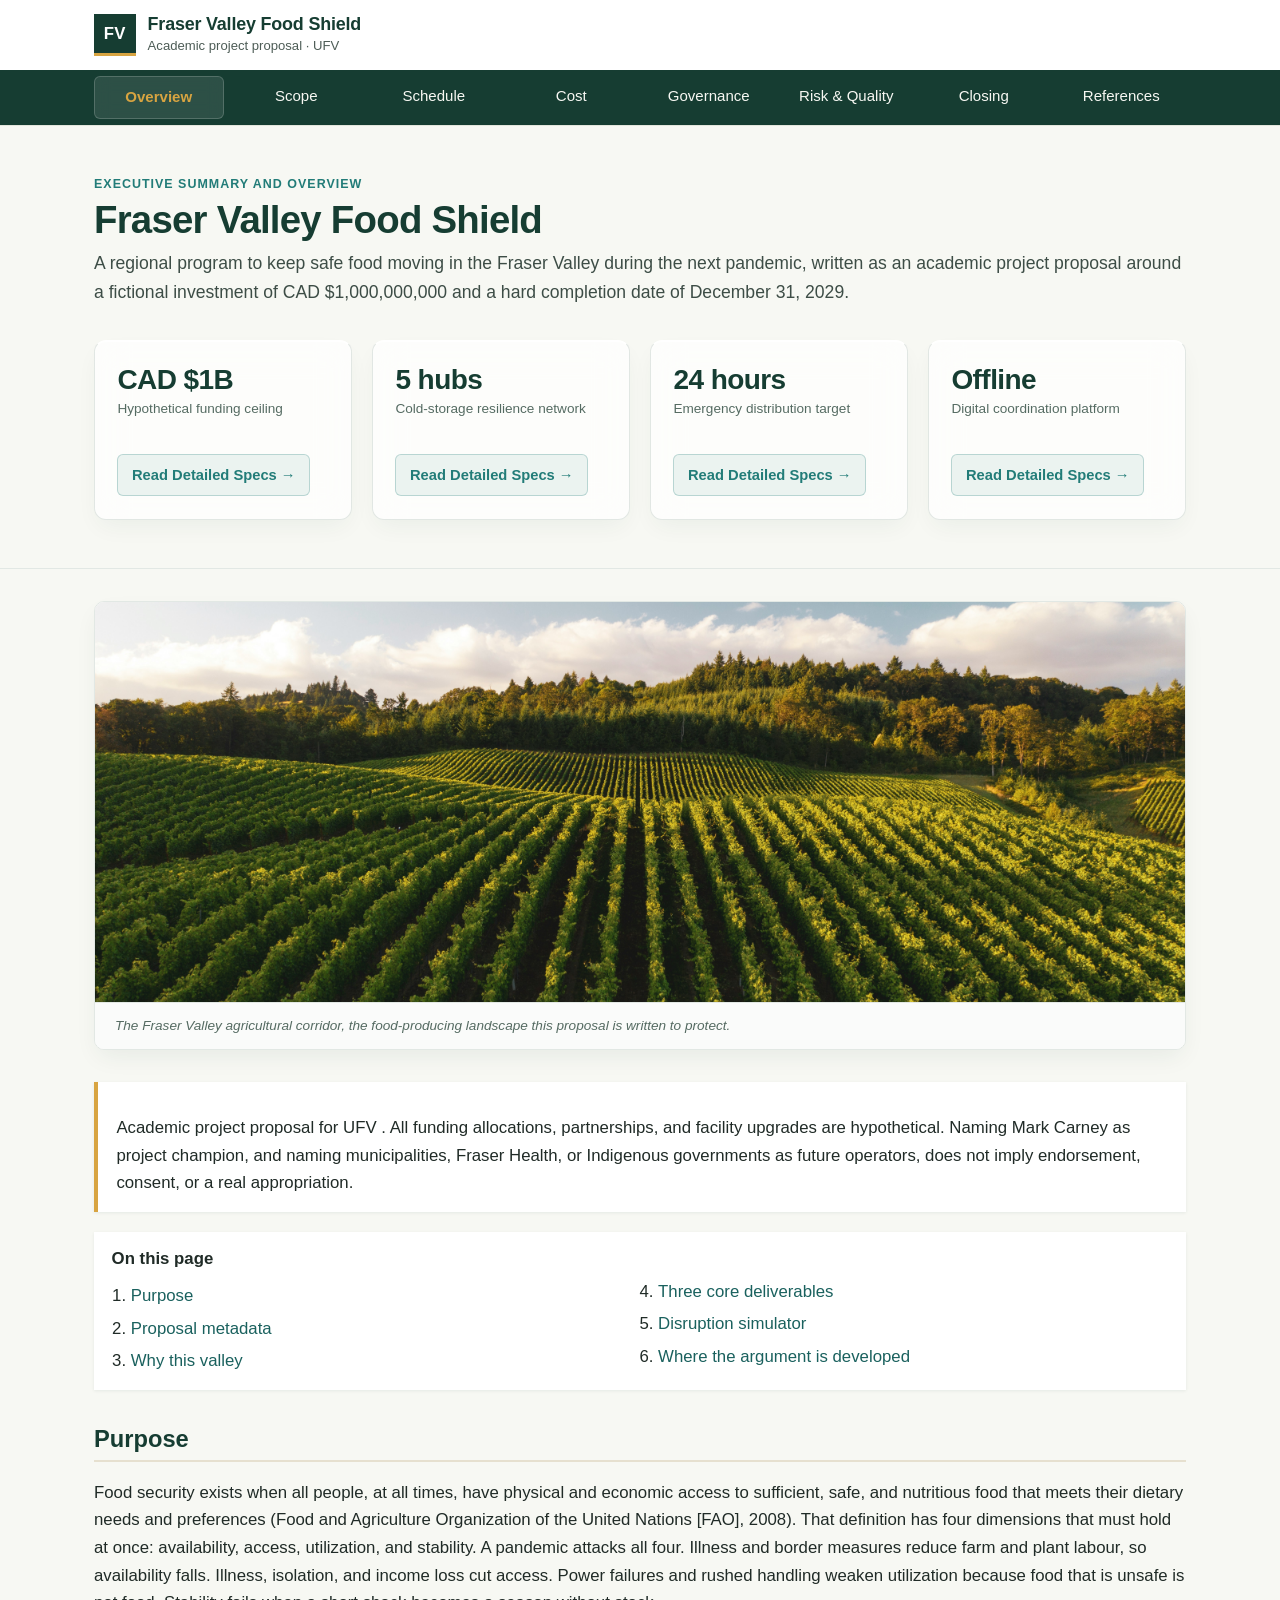
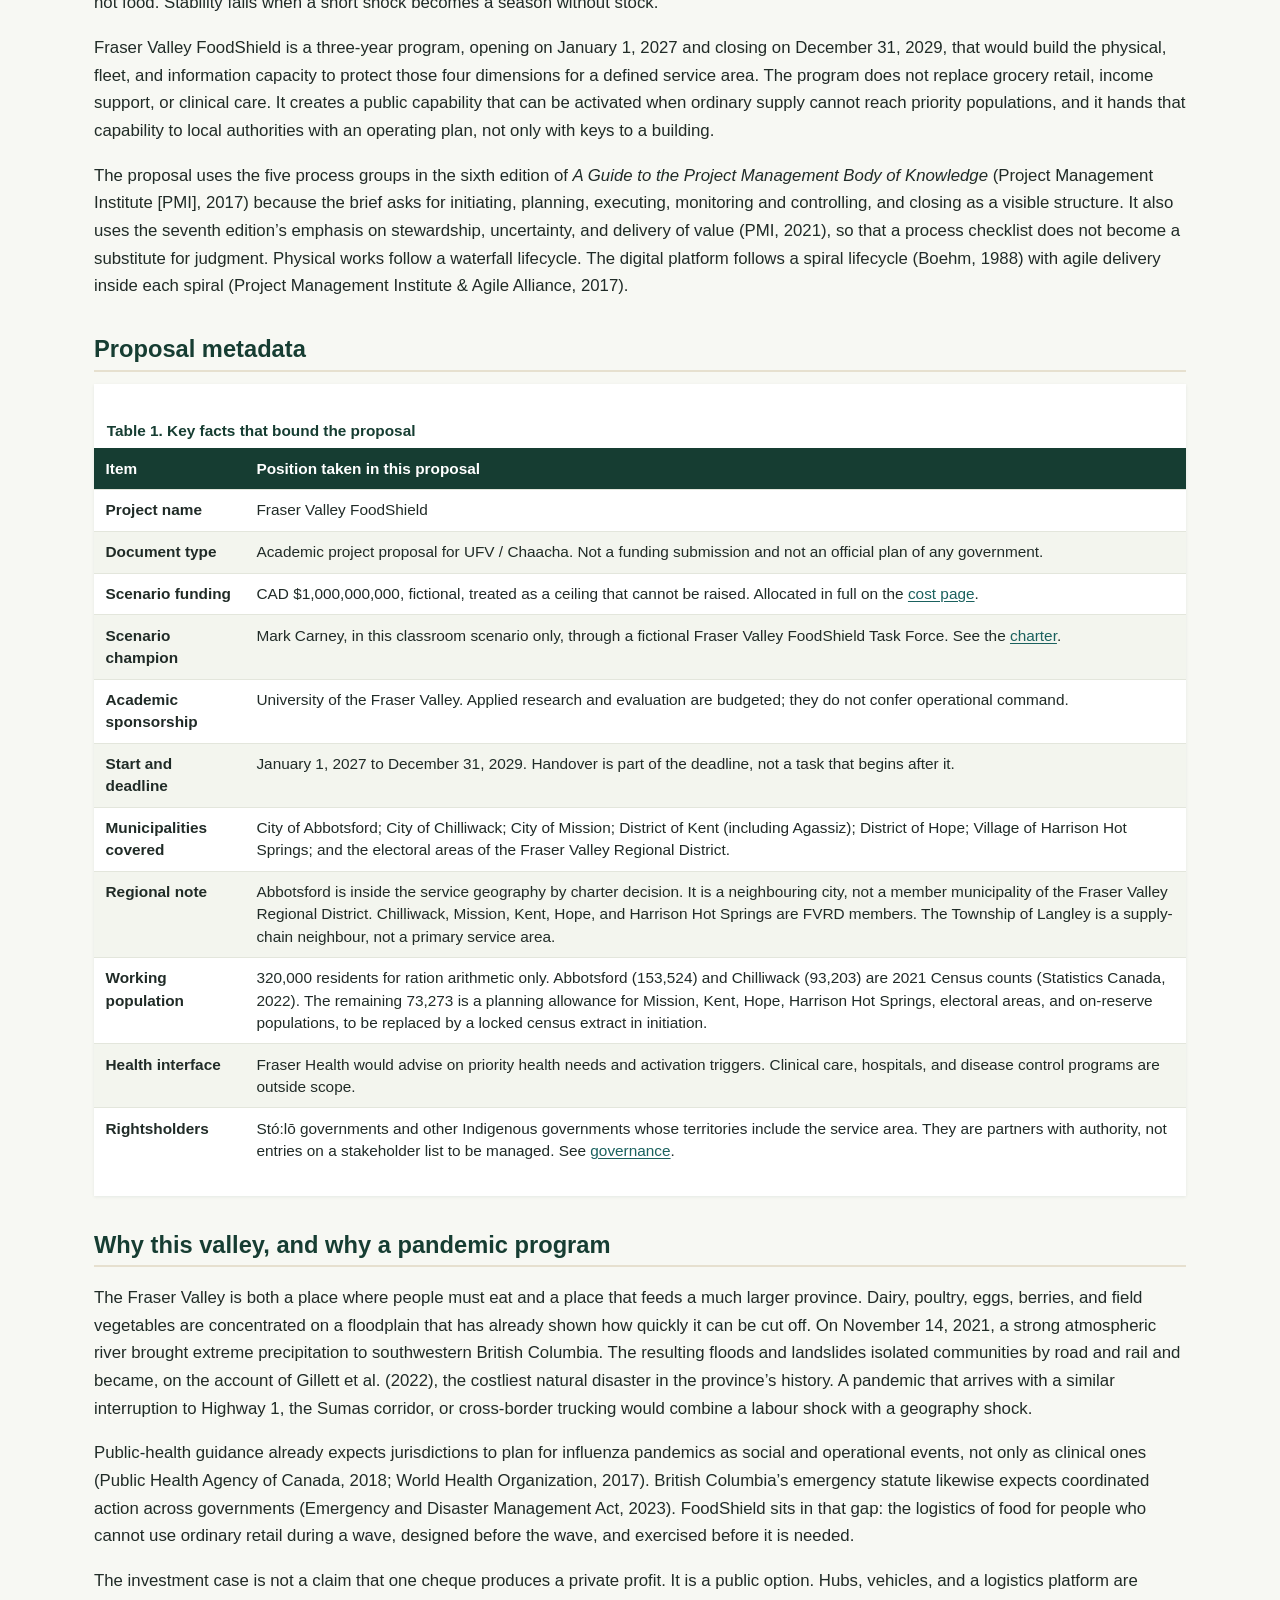
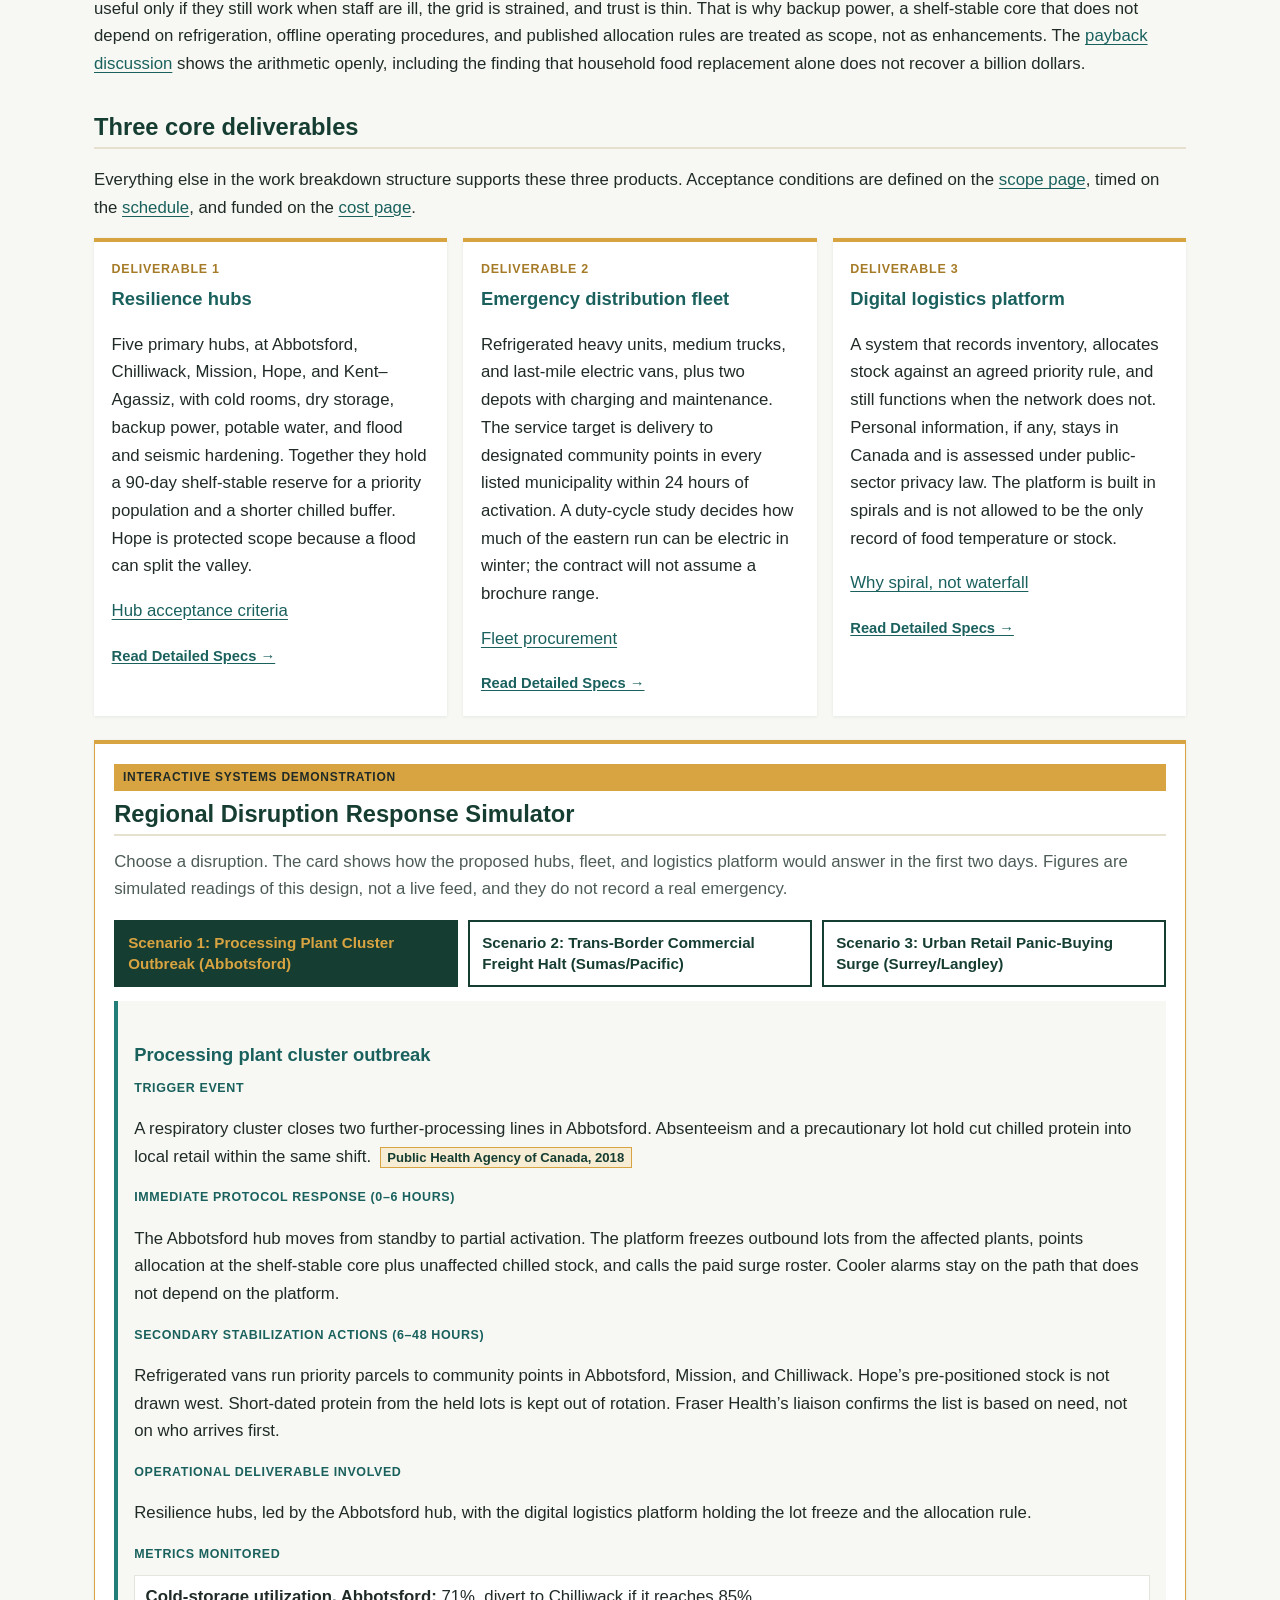
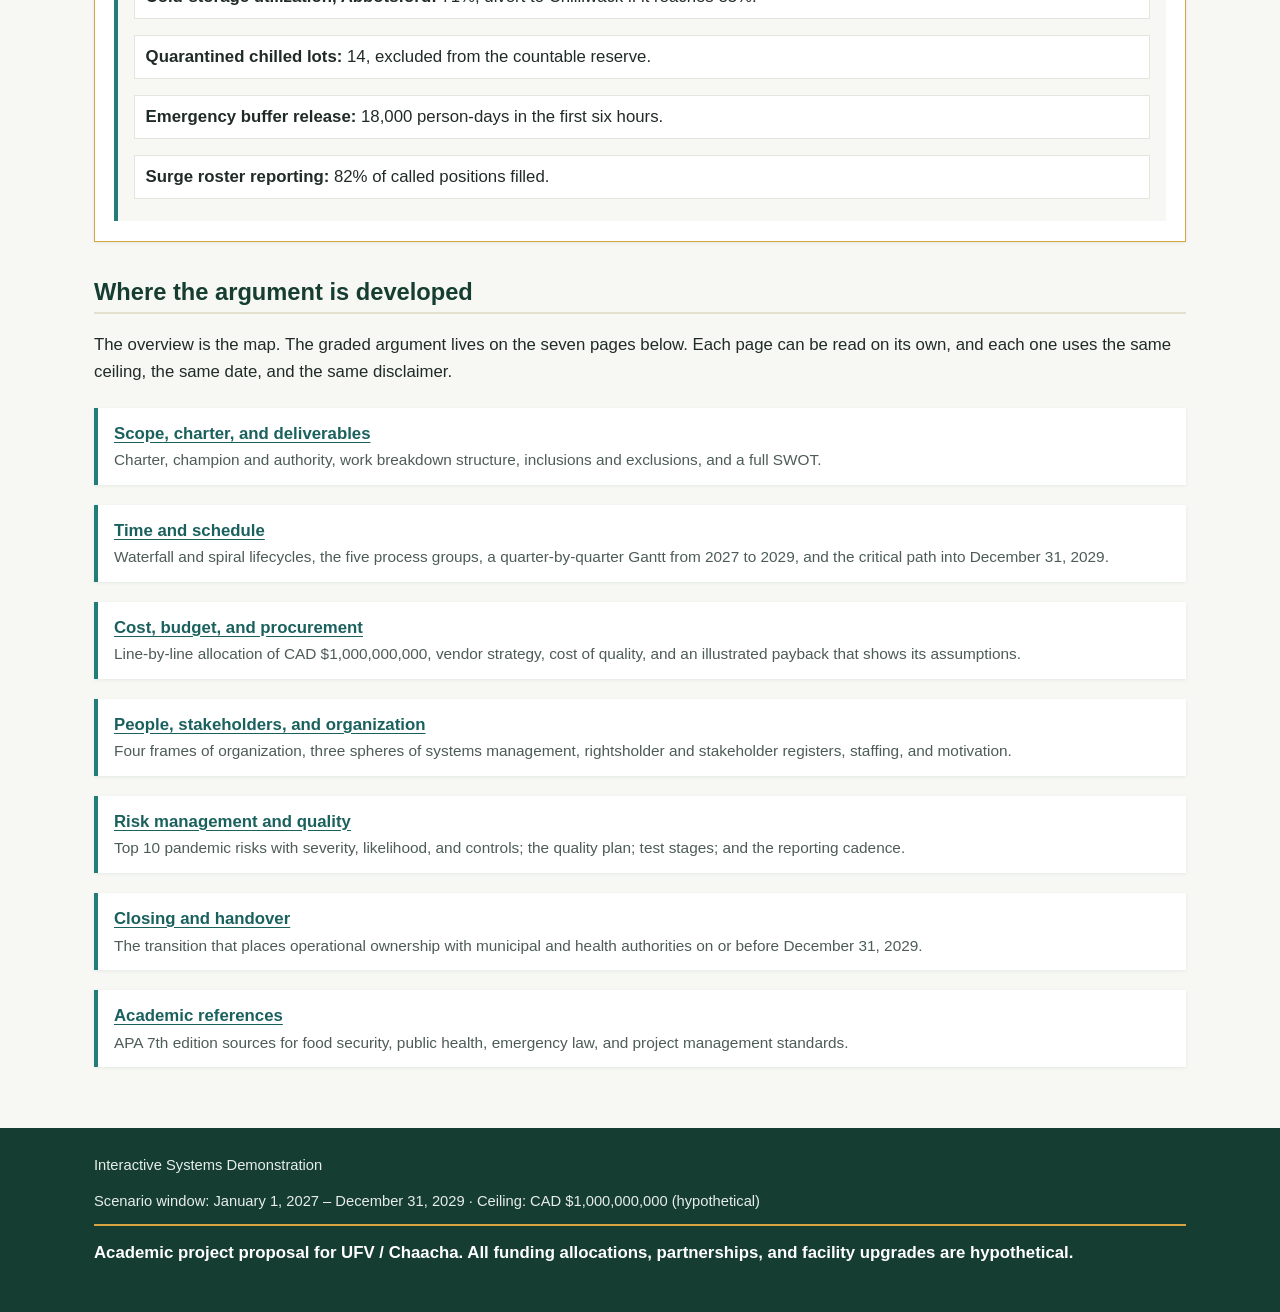
<file: index.html>
<!DOCTYPE html>
<html lang="en">
<head>
  <meta charset="utf-8">
  <meta name="viewport" content="width=device-width, initial-scale=1">
  <title>Executive Summary and Overview | Fraser Valley Food Shield</title>
  <meta name="description" content="Academic project proposal for Fraser Valley FoodShield, a hypothetical CAD $1 billion program to prepare Fraser Valley food logistics for the next pandemic by December 31, 2029.">
  <link rel="stylesheet" href="css/style.css">
</head>
<body>
  <a class="skip" href="#main">Skip to content</a>
  <header class="site-header">
    <div class="container header-inner">
      <a class="brand" href="index.html">
        <span class="brand-mark" aria-hidden="true">FV</span>
        <span>
          <strong>Fraser Valley Food Shield</strong>
          <small>Academic project proposal · UFV</small>
        </span>
      </a>
    </div>
    <nav class="site-nav" aria-label="Primary">
      <div class="container nav-bar">
        <button class="nav-toggle" type="button" aria-expanded="false" aria-controls="nav-list">Menu</button>
        <ul class="nav-list" id="nav-list">
          <li><a href="index.html" aria-current="page">Overview</a></li>
          <li><a href="scope.html">Scope</a></li>
          <li><a href="time.html">Schedule</a></li>
          <li><a href="cost.html">Cost</a></li>
          <li><a href="governance.html">Governance</a></li>
          <li><a href="risk-quality.html">Risk &amp; Quality</a></li>
          <li><a href="closing.html">Closing</a></li>
          <li><a href="references.html">References</a></li>
        </ul>
      </div>
    </nav>
  </header>

  <main id="main">
    <header class="page-intro">
      <div class="container">
        <p class="eyebrow">Executive summary and overview</p>
        <h1>Fraser Valley Food Shield</h1>
        <p>A regional program to keep safe food moving in the Fraser Valley during the next pandemic, written as an academic project proposal around a fictional investment of CAD $1,000,000,000 and a hard completion date of December 31, 2029.</p>
        <ul class="hero-metrics" aria-label="Proposal parameters">
          <li>
            <p class="hero-metric-value">CAD $1B</p>
            <p class="hero-metric-label">Hypothetical funding ceiling</p>
            <button type="button" class="spec-link" onclick="openDrawer('budget')" aria-haspopup="dialog" aria-controls="proposal-drawer">Read Detailed Specs →</button>
          </li>
          <li>
            <p class="hero-metric-value">5 hubs</p>
            <p class="hero-metric-label">Cold-storage resilience network</p>
            <button type="button" class="spec-link" onclick="openDrawer('hubs')" aria-haspopup="dialog" aria-controls="proposal-drawer">Read Detailed Specs →</button>
          </li>
          <li>
            <p class="hero-metric-value">24 hours</p>
            <p class="hero-metric-label">Emergency distribution target</p>
            <button type="button" class="spec-link" onclick="openDrawer('fleet')" aria-haspopup="dialog" aria-controls="proposal-drawer">Read Detailed Specs →</button>
          </li>
          <li>
            <p class="hero-metric-value">Offline</p>
            <p class="hero-metric-label">Digital coordination platform</p>
            <button type="button" class="spec-link" onclick="openDrawer('platform')" aria-haspopup="dialog" aria-controls="proposal-drawer">Read Detailed Specs →</button>
          </li>
        </ul>
      </div>
    </header>

    <div class="container content">
      <figure class="featured-image">
        <img src="images/hero-valley.jpg" alt="Aerial view of agricultural farmland across the Fraser Valley">
        <figcaption>The Fraser Valley agricultural corridor, the food-producing landscape this proposal is written to protect.</figcaption>
      </figure>

      <div class="callout">
        <p>Academic project proposal for UFV . All funding allocations, partnerships, and facility upgrades are hypothetical. Naming Mark Carney as project champion, and naming municipalities, Fraser Health, or Indigenous governments as future operators, does not imply endorsement, consent, or a real appropriation.</p>
      </div>

      <nav class="toc" aria-label="On this page">
        <strong>On this page</strong>
        <ol>
          <li><a href="#purpose">Purpose</a></li>
          <li><a href="#metadata">Proposal metadata</a></li>
          <li><a href="#why">Why this valley</a></li>
          <li><a href="#deliverables">Three core deliverables</a></li>
          <li><a href="#simulator">Disruption simulator</a></li>
          <li><a href="#map">Where the argument is developed</a></li>
        </ol>
      </nav>

      <h2 id="purpose">Purpose</h2>
      <p>Food security exists when all people, at all times, have physical and economic access to sufficient, safe, and nutritious food that meets their dietary needs and preferences (Food and Agriculture Organization of the United Nations [FAO], 2008). That definition has four dimensions that must hold at once: availability, access, utilization, and stability. A pandemic attacks all four. Illness and border measures reduce farm and plant labour, so availability falls. Illness, isolation, and income loss cut access. Power failures and rushed handling weaken utilization because food that is unsafe is not food. Stability fails when a short shock becomes a season without stock.</p>
      <p>Fraser Valley FoodShield is a three-year program, opening on January 1, 2027 and closing on December 31, 2029, that would build the physical, fleet, and information capacity to protect those four dimensions for a defined service area. The program does not replace grocery retail, income support, or clinical care. It creates a public capability that can be activated when ordinary supply cannot reach priority populations, and it hands that capability to local authorities with an operating plan, not only with keys to a building.</p>
      <p>The proposal uses the five process groups in the sixth edition of <cite>A Guide to the Project Management Body of Knowledge</cite> (Project Management Institute [PMI], 2017) because the brief asks for initiating, planning, executing, monitoring and controlling, and closing as a visible structure. It also uses the seventh edition’s emphasis on stewardship, uncertainty, and delivery of value (PMI, 2021), so that a process checklist does not become a substitute for judgment. Physical works follow a waterfall lifecycle. The digital platform follows a spiral lifecycle (Boehm, 1988) with agile delivery inside each spiral (Project Management Institute &amp; Agile Alliance, 2017).</p>

      <h2 id="metadata">Proposal metadata</h2>
      <div class="table-wrap">
        <table>
          <caption>Table 1. Key facts that bound the proposal</caption>
          <thead>
            <tr>
              <th scope="col">Item</th>
              <th scope="col">Position taken in this proposal</th>
            </tr>
          </thead>
          <tbody>
            <tr>
              <th scope="row">Project name</th>
              <td>Fraser Valley FoodShield</td>
            </tr>
            <tr>
              <th scope="row">Document type</th>
              <td>Academic project proposal for UFV / Chaacha. Not a funding submission and not an official plan of any government.</td>
            </tr>
            <tr>
              <th scope="row">Scenario funding</th>
              <td>CAD $1,000,000,000, fictional, treated as a ceiling that cannot be raised. Allocated in full on the <a href="cost.html">cost page</a>.</td>
            </tr>
            <tr>
              <th scope="row">Scenario champion</th>
              <td>Mark Carney, in this classroom scenario only, through a fictional Fraser Valley FoodShield Task Force. See the <a href="scope.html#champion">charter</a>.</td>
            </tr>
            <tr>
              <th scope="row">Academic sponsorship</th>
              <td>University of the Fraser Valley. Applied research and evaluation are budgeted; they do not confer operational command.</td>
            </tr>
            <tr>
              <th scope="row">Start and deadline</th>
              <td>January 1, 2027 to December 31, 2029. Handover is part of the deadline, not a task that begins after it.</td>
            </tr>
            <tr>
              <th scope="row">Municipalities covered</th>
              <td>City of Abbotsford; City of Chilliwack; City of Mission; District of Kent (including Agassiz); District of Hope; Village of Harrison Hot Springs; and the electoral areas of the Fraser Valley Regional District.</td>
            </tr>
            <tr>
              <th scope="row">Regional note</th>
              <td>Abbotsford is inside the service geography by charter decision. It is a neighbouring city, not a member municipality of the Fraser Valley Regional District. Chilliwack, Mission, Kent, Hope, and Harrison Hot Springs are FVRD members. The Township of Langley is a supply-chain neighbour, not a primary service area.</td>
            </tr>
            <tr>
              <th scope="row">Working population</th>
              <td>320,000 residents for ration arithmetic only. Abbotsford (153,524) and Chilliwack (93,203) are 2021 Census counts (Statistics Canada, 2022). The remaining 73,273 is a planning allowance for Mission, Kent, Hope, Harrison Hot Springs, electoral areas, and on-reserve populations, to be replaced by a locked census extract in initiation.</td>
            </tr>
            <tr>
              <th scope="row">Health interface</th>
              <td>Fraser Health would advise on priority health needs and activation triggers. Clinical care, hospitals, and disease control programs are outside scope.</td>
            </tr>
            <tr>
              <th scope="row">Rightsholders</th>
              <td>Stó:lō governments and other Indigenous governments whose territories include the service area. They are partners with authority, not entries on a stakeholder list to be managed. See <a href="governance.html#rightsholders">governance</a>.</td>
            </tr>
          </tbody>
        </table>
      </div>

      <h2 id="why">Why this valley, and why a pandemic program</h2>
      <p>The Fraser Valley is both a place where people must eat and a place that feeds a much larger province. Dairy, poultry, eggs, berries, and field vegetables are concentrated on a floodplain that has already shown how quickly it can be cut off. On November 14, 2021, a strong atmospheric river brought extreme precipitation to southwestern British Columbia. The resulting floods and landslides isolated communities by road and rail and became, on the account of Gillett et al. (2022), the costliest natural disaster in the province’s history. A pandemic that arrives with a similar interruption to Highway 1, the Sumas corridor, or cross-border trucking would combine a labour shock with a geography shock.</p>
      <p>Public-health guidance already expects jurisdictions to plan for influenza pandemics as social and operational events, not only as clinical ones (Public Health Agency of Canada, 2018; World Health Organization, 2017). British Columbia’s emergency statute likewise expects coordinated action across governments (Emergency and Disaster Management Act, 2023). FoodShield sits in that gap: the logistics of food for people who cannot use ordinary retail during a wave, designed before the wave, and exercised before it is needed.</p>
      <p>The investment case is not a claim that one cheque produces a private profit. It is a public option. Hubs, vehicles, and a logistics platform are useful only if they still work when staff are ill, the grid is strained, and trust is thin. That is why backup power, a shelf-stable core that does not depend on refrigeration, offline operating procedures, and published allocation rules are treated as scope, not as enhancements. The <a href="cost.html#roi">payback discussion</a> shows the arithmetic openly, including the finding that household food replacement alone does not recover a billion dollars.</p>

      <h2 id="deliverables">Three core deliverables</h2>
      <p>Everything else in the work breakdown structure supports these three products. Acceptance conditions are defined on the <a href="scope.html#wbs">scope page</a>, timed on the <a href="time.html">schedule</a>, and funded on the <a href="cost.html">cost page</a>.</p>
      <div class="cards">
        <article class="card">
          <span class="kicker">Deliverable 1</span>
          <h3>Resilience hubs</h3>
          <p>Five primary hubs, at Abbotsford, Chilliwack, Mission, Hope, and Kent–Agassiz, with cold rooms, dry storage, backup power, potable water, and flood and seismic hardening. Together they hold a 90-day shelf-stable reserve for a priority population and a shorter chilled buffer. Hope is protected scope because a flood can split the valley.</p>
          <p><a href="scope.html#wbs">Hub acceptance criteria</a></p>
          <button type="button" class="spec-link" onclick="openDrawer('hubs')" aria-haspopup="dialog" aria-controls="proposal-drawer">Read Detailed Specs →</button>
        </article>
        <article class="card">
          <span class="kicker">Deliverable 2</span>
          <h3>Emergency distribution fleet</h3>
          <p>Refrigerated heavy units, medium trucks, and last-mile electric vans, plus two depots with charging and maintenance. The service target is delivery to designated community points in every listed municipality within 24 hours of activation. A duty-cycle study decides how much of the eastern run can be electric in winter; the contract will not assume a brochure range.</p>
          <p><a href="cost.html#procurement">Fleet procurement</a></p>
          <button type="button" class="spec-link" onclick="openDrawer('fleet')" aria-haspopup="dialog" aria-controls="proposal-drawer">Read Detailed Specs →</button>
        </article>
        <article class="card">
          <span class="kicker">Deliverable 3</span>
          <h3>Digital logistics platform</h3>
          <p>A system that records inventory, allocates stock against an agreed priority rule, and still functions when the network does not. Personal information, if any, stays in Canada and is assessed under public-sector privacy law. The platform is built in spirals and is not allowed to be the only record of food temperature or stock.</p>
          <p><a href="time.html#lifecycle">Why spiral, not waterfall</a></p>
          <button type="button" class="spec-link" onclick="openDrawer('platform')" aria-haspopup="dialog" aria-controls="proposal-drawer">Read Detailed Specs →</button>
        </article>
      </div>

      <section class="simulator" id="simulator" aria-labelledby="simulator-title">
        <p class="sim-badge">Interactive Systems Demonstration</p>
        <h2 id="simulator-title">Regional Disruption Response Simulator</h2>
        <p class="sim-lead">Choose a disruption. The card shows how the proposed hubs, fleet, and logistics platform would answer in the first two days. Figures are simulated readings of this design, not a live feed, and they do not record a real emergency.</p>
        <div class="sim-tabs" role="tablist" aria-label="Disruption scenarios">
          <button class="sim-tab" id="sim-tab-1" type="button" role="tab" aria-selected="true" aria-controls="sim-panel" tabindex="0">Scenario 1: Processing Plant Cluster Outbreak (Abbotsford)</button>
          <button class="sim-tab" id="sim-tab-2" type="button" role="tab" aria-selected="false" aria-controls="sim-panel" tabindex="-1">Scenario 2: Trans-Border Commercial Freight Halt (Sumas/Pacific)</button>
          <button class="sim-tab" id="sim-tab-3" type="button" role="tab" aria-selected="false" aria-controls="sim-panel" tabindex="-1">Scenario 3: Urban Retail Panic-Buying Surge (Surrey/Langley)</button>
        </div>
        <div class="sim-panel" id="sim-panel" role="tabpanel" aria-labelledby="sim-tab-1">
          <h3 class="sim-scenario-title">Processing plant cluster outbreak</h3>
          <p class="sim-kicker">Trigger event</p>
          <p>A respiratory cluster closes two further-processing lines in Abbotsford. Absenteeism and a precautionary lot hold cut chilled protein into local retail within the same shift. <span class="cite-tag">Public Health Agency of Canada, 2018</span></p>
          <p class="sim-kicker">Immediate protocol response (0–6 hours)</p>
          <p>The Abbotsford hub moves from standby to partial activation. The platform freezes outbound lots from the affected plants, points allocation at the shelf-stable core plus unaffected chilled stock, and calls the paid surge roster. Cooler alarms stay on the path that does not depend on the platform.</p>
          <p class="sim-kicker">Secondary stabilization actions (6–48 hours)</p>
          <p>Refrigerated vans run priority parcels to community points in Abbotsford, Mission, and Chilliwack. Hope’s pre-positioned stock is not drawn west. Short-dated protein from the held lots is kept out of rotation. Fraser Health’s liaison confirms the list is based on need, not on who arrives first.</p>
          <p class="sim-kicker">Operational deliverable involved</p>
          <p>Resilience hubs, led by the Abbotsford hub, with the digital logistics platform holding the lot freeze and the allocation rule.</p>
          <p class="sim-kicker">Metrics monitored</p>
          <ul class="sim-metrics">
            <li><strong>Cold-storage utilization, Abbotsford:</strong> 71%, divert to Chilliwack if it reaches 85%.</li>
            <li><strong>Quarantined chilled lots:</strong> 14, excluded from the countable reserve.</li>
            <li><strong>Emergency buffer release:</strong> 18,000 person-days in the first six hours.</li>
            <li><strong>Surge roster reporting:</strong> 82% of called positions filled.</li>
          </ul>
        </div>
      </section>

      <h2 id="map">Where the argument is developed</h2>
      <p>The overview is the map. The graded argument lives on the seven pages below. Each page can be read on its own, and each one uses the same ceiling, the same date, and the same disclaimer.</p>
      <ul class="page-links">
        <li>
          <a href="scope.html">Scope, charter, and deliverables</a>
          <span>Charter, champion and authority, work breakdown structure, inclusions and exclusions, and a full SWOT.</span>
        </li>
        <li>
          <a href="time.html">Time and schedule</a>
          <span>Waterfall and spiral lifecycles, the five process groups, a quarter-by-quarter Gantt from 2027 to 2029, and the critical path into December 31, 2029.</span>
        </li>
        <li>
          <a href="cost.html">Cost, budget, and procurement</a>
          <span>Line-by-line allocation of CAD $1,000,000,000, vendor strategy, cost of quality, and an illustrated payback that shows its assumptions.</span>
        </li>
        <li>
          <a href="governance.html">People, stakeholders, and organization</a>
          <span>Four frames of organization, three spheres of systems management, rightsholder and stakeholder registers, staffing, and motivation.</span>
        </li>
        <li>
          <a href="risk-quality.html">Risk management and quality</a>
          <span>Top 10 pandemic risks with severity, likelihood, and controls; the quality plan; test stages; and the reporting cadence.</span>
        </li>
        <li>
          <a href="closing.html">Closing and handover</a>
          <span>The transition that places operational ownership with municipal and health authorities on or before December 31, 2029.</span>
        </li>
        <li>
          <a href="references.html">Academic references</a>
          <span>APA 7th edition sources for food security, public health, emergency law, and project management standards.</span>
        </li>
      </ul>
    </div>
  </main>

  <footer class="site-footer">
    <div class="container">
      <p class="footer-meta">Interactive Systems Demonstration</p>
      <p class="footer-meta">Scenario window: January 1, 2027 – December 31, 2029 · Ceiling: CAD $1,000,000,000 (hypothetical)</p>
      <p class="disclaimer">Academic project proposal for UFV / Chaacha. All funding allocations, partnerships, and facility upgrades are hypothetical.</p>
    </div>
  </footer>
  <div id="drawer-backdrop" class="drawer-backdrop"></div>
  <aside id="proposal-drawer" class="proposal-drawer" role="dialog" aria-modal="true" aria-labelledby="drawer-title" aria-hidden="true" inert>
    <header class="drawer-header">
      <div>
        <p class="drawer-badge" id="drawer-badge"></p>
        <h2 id="drawer-title">Proposal details</h2>
      </div>
      <button type="button" class="drawer-close" onclick="closeDrawer()" aria-label="Close details">&times;</button>
    </header>
    <div id="drawer-body" class="drawer-body"></div>
    <footer class="drawer-footer">
      <button type="button" class="drawer-close-btn" onclick="closeDrawer()">Close</button>
    </footer>
  </aside>
  <script src="js/main.js"></script>
</body>
</html>
</file>
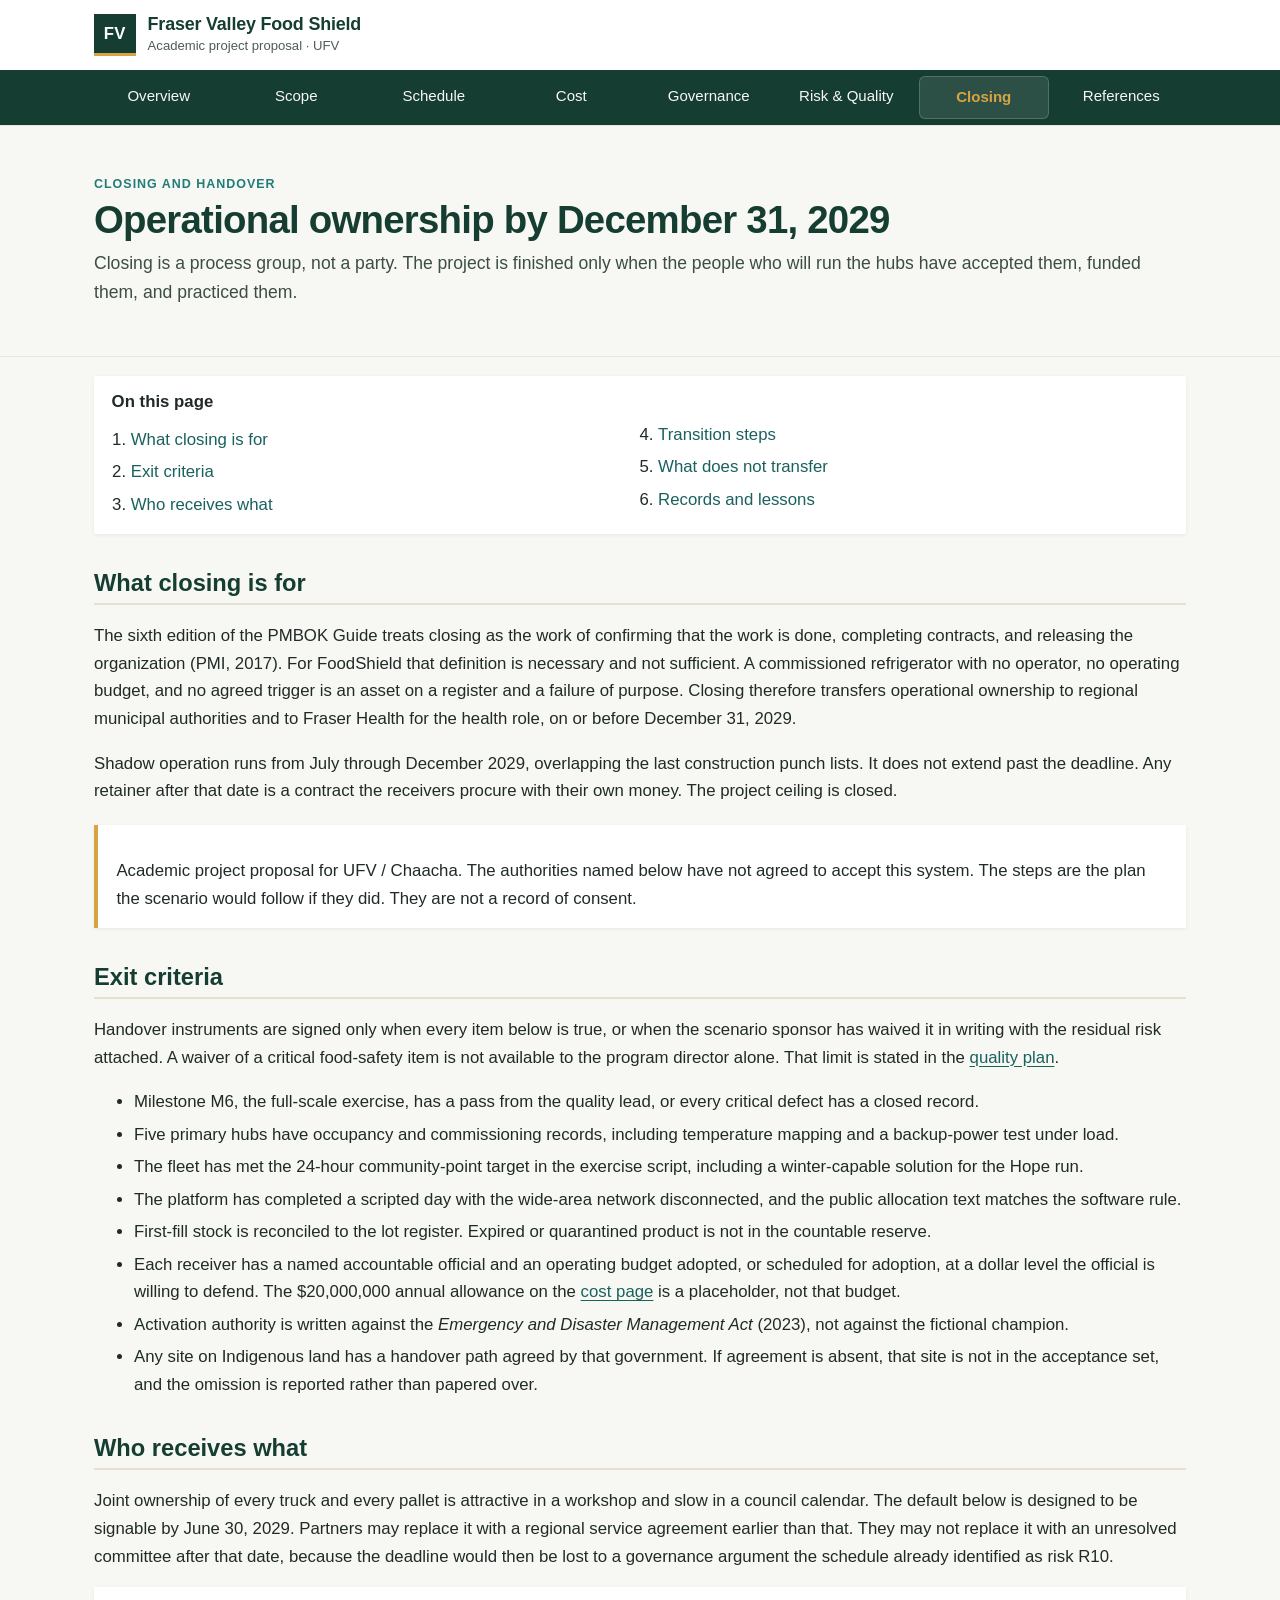
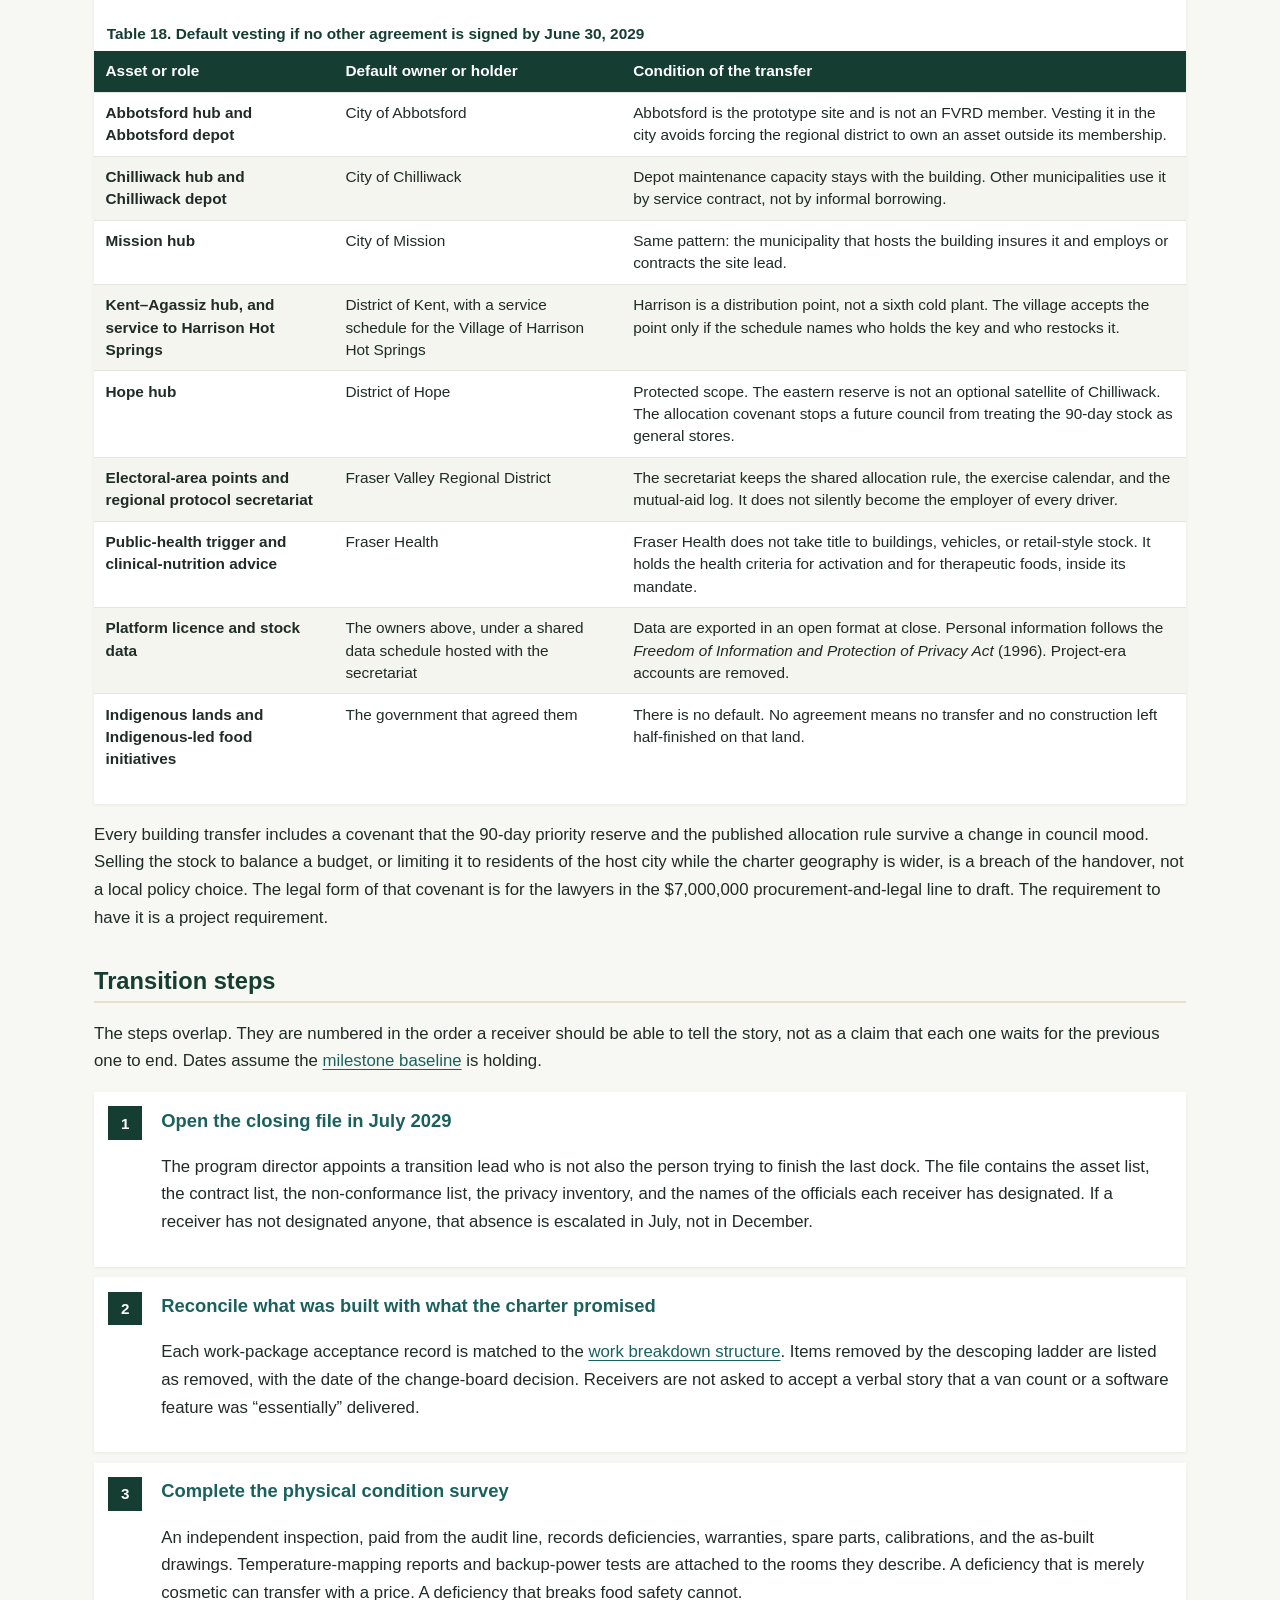
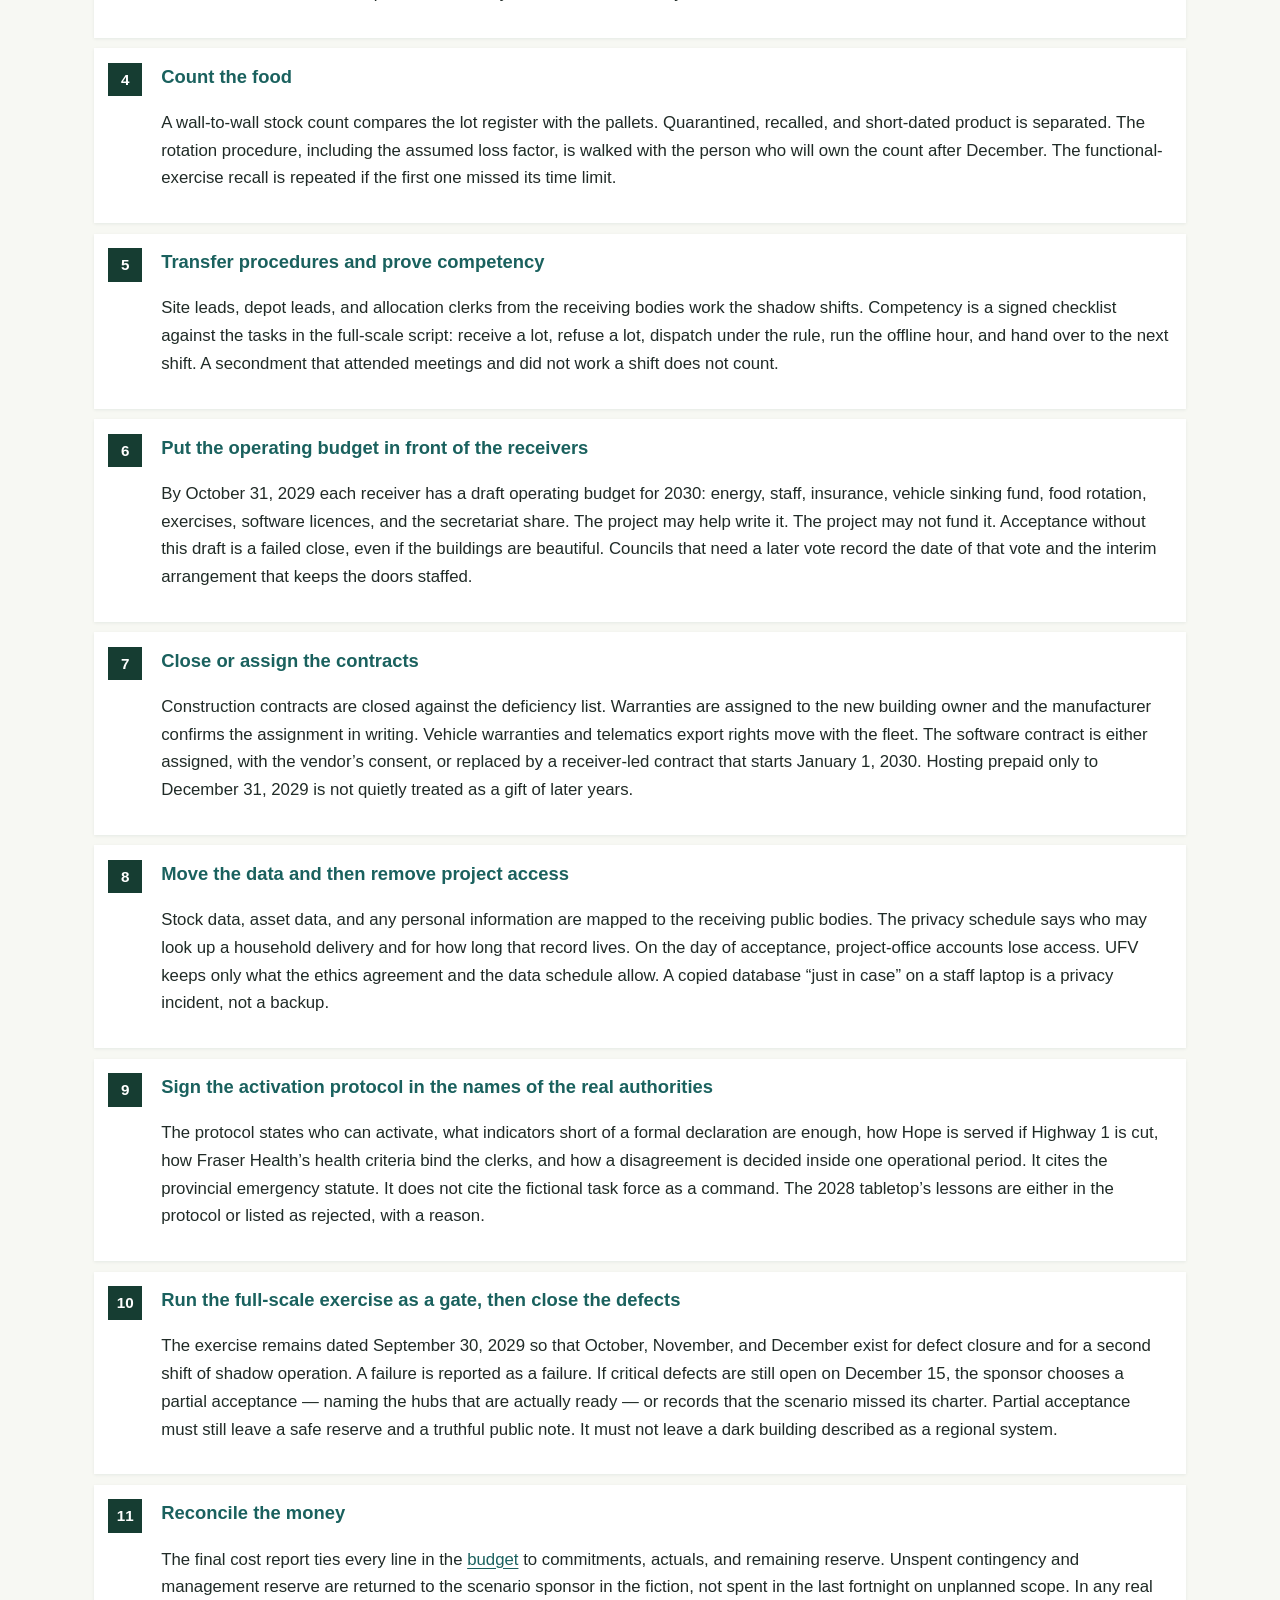
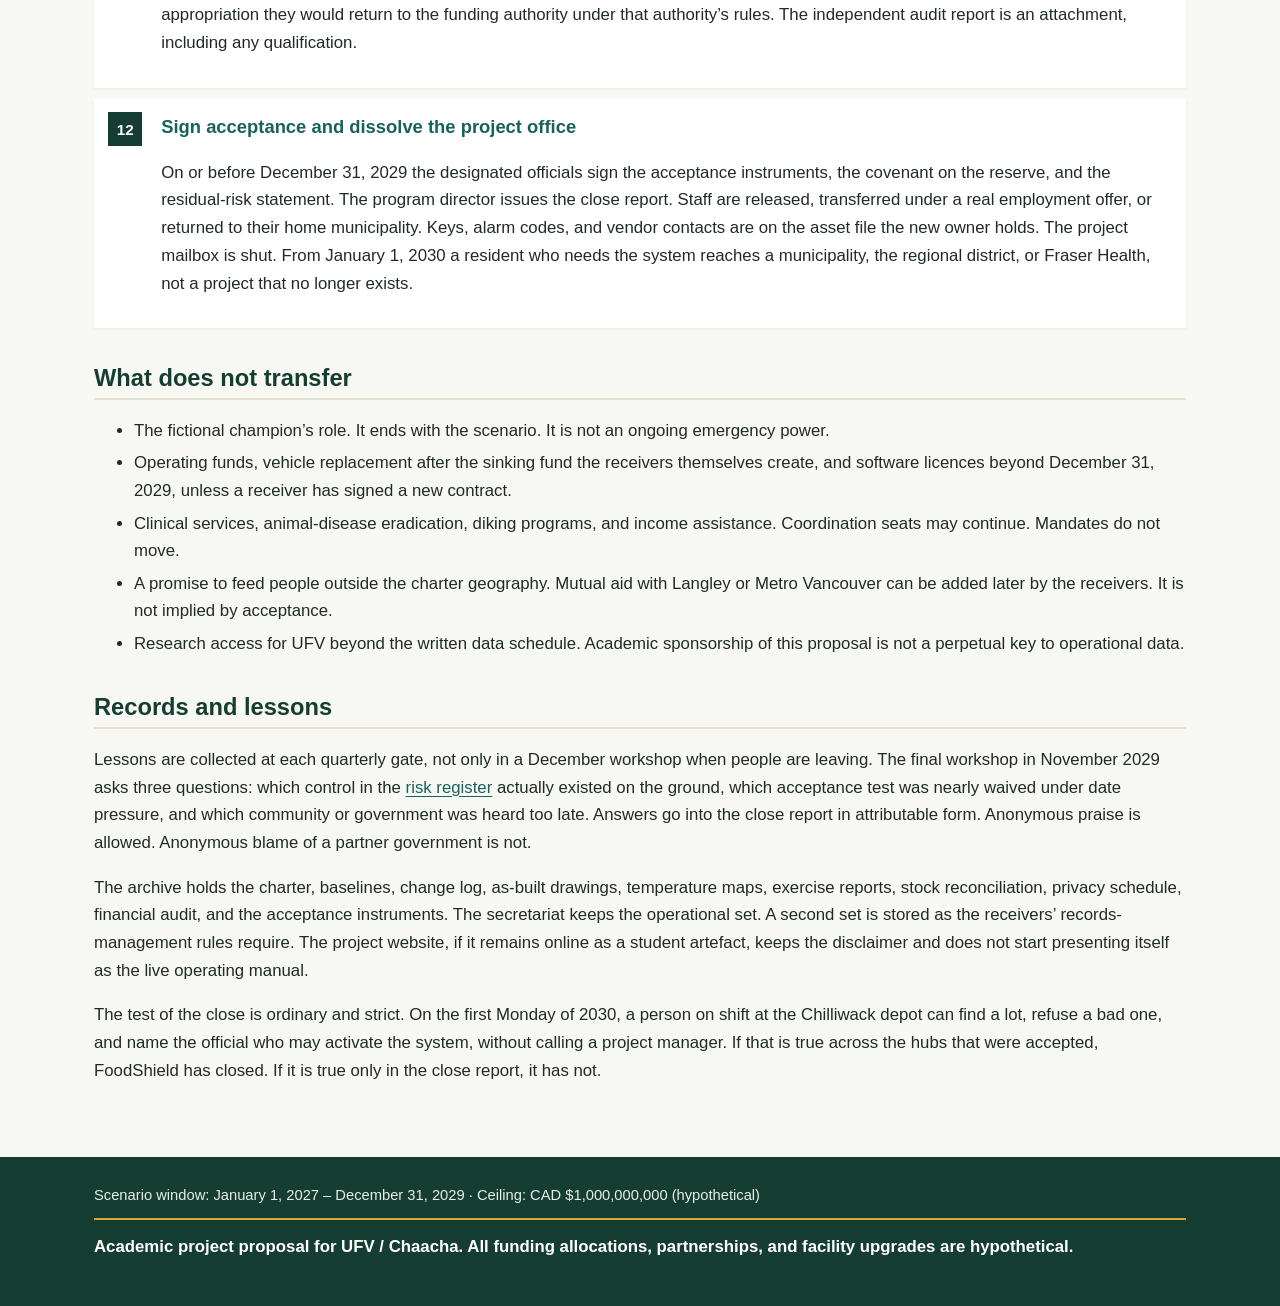
<file: closing.html>
<!DOCTYPE html>
<html lang="en">
<head>
  <meta charset="utf-8">
  <meta name="viewport" content="width=device-width, initial-scale=1">
  <title>Closing and Handover | Fraser Valley Food Shield</title>
  <meta name="description" content="Step-by-step transition plan to hand Fraser Valley FoodShield to municipal and health authorities by December 31, 2029.">
  <link rel="stylesheet" href="css/style.css">
</head>
<body>
  <a class="skip" href="#main">Skip to content</a>
  <header class="site-header">
    <div class="container header-inner">
      <a class="brand" href="index.html">
        <span class="brand-mark" aria-hidden="true">FV</span>
        <span>
          <strong>Fraser Valley Food Shield</strong>
          <small>Academic project proposal · UFV</small>
        </span>
      </a>
    </div>
    <nav class="site-nav" aria-label="Primary">
      <div class="container nav-bar">
        <button class="nav-toggle" type="button" aria-expanded="false" aria-controls="nav-list">Menu</button>
        <ul class="nav-list" id="nav-list">
          <li><a href="index.html">Overview</a></li>
          <li><a href="scope.html">Scope</a></li>
          <li><a href="time.html">Schedule</a></li>
          <li><a href="cost.html">Cost</a></li>
          <li><a href="governance.html">Governance</a></li>
          <li><a href="risk-quality.html">Risk &amp; Quality</a></li>
          <li><a href="closing.html" aria-current="page">Closing</a></li>
          <li><a href="references.html">References</a></li>
        </ul>
      </div>
    </nav>
  </header>

  <main id="main">
    <header class="page-intro">
      <div class="container">
        <p class="eyebrow">Closing and handover</p>
        <h1>Operational ownership by December 31, 2029</h1>
        <p>Closing is a process group, not a party. The project is finished only when the people who will run the hubs have accepted them, funded them, and practiced them.</p>
      </div>
    </header>

    <div class="container content">
      <nav class="toc" aria-label="On this page">
        <strong>On this page</strong>
        <ol>
          <li><a href="#intent">What closing is for</a></li>
          <li><a href="#exit">Exit criteria</a></li>
          <li><a href="#who">Who receives what</a></li>
          <li><a href="#steps">Transition steps</a></li>
          <li><a href="#after">What does not transfer</a></li>
          <li><a href="#records">Records and lessons</a></li>
        </ol>
      </nav>

      <h2 id="intent">What closing is for</h2>
      <p>The sixth edition of the PMBOK Guide treats closing as the work of confirming that the work is done, completing contracts, and releasing the organization (PMI, 2017). For FoodShield that definition is necessary and not sufficient. A commissioned refrigerator with no operator, no operating budget, and no agreed trigger is an asset on a register and a failure of purpose. Closing therefore transfers operational ownership to regional municipal authorities and to Fraser Health for the health role, on or before December 31, 2029.</p>
      <p>Shadow operation runs from July through December 2029, overlapping the last construction punch lists. It does not extend past the deadline. Any retainer after that date is a contract the receivers procure with their own money. The project ceiling is closed.</p>
      <div class="callout">
        <p>Academic project proposal for UFV / Chaacha. The authorities named below have not agreed to accept this system. The steps are the plan the scenario would follow if they did. They are not a record of consent.</p>
      </div>

      <h2 id="exit">Exit criteria</h2>
      <p>Handover instruments are signed only when every item below is true, or when the scenario sponsor has waived it in writing with the residual risk attached. A waiver of a critical food-safety item is not available to the program director alone. That limit is stated in the <a href="risk-quality.html#quality">quality plan</a>.</p>
      <ul>
        <li>Milestone M6, the full-scale exercise, has a pass from the quality lead, or every critical defect has a closed record.</li>
        <li>Five primary hubs have occupancy and commissioning records, including temperature mapping and a backup-power test under load.</li>
        <li>The fleet has met the 24-hour community-point target in the exercise script, including a winter-capable solution for the Hope run.</li>
        <li>The platform has completed a scripted day with the wide-area network disconnected, and the public allocation text matches the software rule.</li>
        <li>First-fill stock is reconciled to the lot register. Expired or quarantined product is not in the countable reserve.</li>
        <li>Each receiver has a named accountable official and an operating budget adopted, or scheduled for adoption, at a dollar level the official is willing to defend. The $20,000,000 annual allowance on the <a href="cost.html#roi">cost page</a> is a placeholder, not that budget.</li>
        <li>Activation authority is written against the <cite>Emergency and Disaster Management Act</cite> (2023), not against the fictional champion.</li>
        <li>Any site on Indigenous land has a handover path agreed by that government. If agreement is absent, that site is not in the acceptance set, and the omission is reported rather than papered over.</li>
      </ul>

      <h2 id="who">Who receives what</h2>
      <p>Joint ownership of every truck and every pallet is attractive in a workshop and slow in a council calendar. The default below is designed to be signable by June 30, 2029. Partners may replace it with a regional service agreement earlier than that. They may not replace it with an unresolved committee after that date, because the deadline would then be lost to a governance argument the schedule already identified as risk R10.</p>
      <div class="table-wrap">
        <table>
          <caption>Table 18. Default vesting if no other agreement is signed by June 30, 2029</caption>
          <thead>
            <tr>
              <th scope="col">Asset or role</th>
              <th scope="col">Default owner or holder</th>
              <th scope="col">Condition of the transfer</th>
            </tr>
          </thead>
          <tbody>
            <tr>
              <th scope="row">Abbotsford hub and Abbotsford depot</th>
              <td>City of Abbotsford</td>
              <td>Abbotsford is the prototype site and is not an FVRD member. Vesting it in the city avoids forcing the regional district to own an asset outside its membership.</td>
            </tr>
            <tr>
              <th scope="row">Chilliwack hub and Chilliwack depot</th>
              <td>City of Chilliwack</td>
              <td>Depot maintenance capacity stays with the building. Other municipalities use it by service contract, not by informal borrowing.</td>
            </tr>
            <tr>
              <th scope="row">Mission hub</th>
              <td>City of Mission</td>
              <td>Same pattern: the municipality that hosts the building insures it and employs or contracts the site lead.</td>
            </tr>
            <tr>
              <th scope="row">Kent–Agassiz hub, and service to Harrison Hot Springs</th>
              <td>District of Kent, with a service schedule for the Village of Harrison Hot Springs</td>
              <td>Harrison is a distribution point, not a sixth cold plant. The village accepts the point only if the schedule names who holds the key and who restocks it.</td>
            </tr>
            <tr>
              <th scope="row">Hope hub</th>
              <td>District of Hope</td>
              <td>Protected scope. The eastern reserve is not an optional satellite of Chilliwack. The allocation covenant stops a future council from treating the 90-day stock as general stores.</td>
            </tr>
            <tr>
              <th scope="row">Electoral-area points and regional protocol secretariat</th>
              <td>Fraser Valley Regional District</td>
              <td>The secretariat keeps the shared allocation rule, the exercise calendar, and the mutual-aid log. It does not silently become the employer of every driver.</td>
            </tr>
            <tr>
              <th scope="row">Public-health trigger and clinical-nutrition advice</th>
              <td>Fraser Health</td>
              <td>Fraser Health does not take title to buildings, vehicles, or retail-style stock. It holds the health criteria for activation and for therapeutic foods, inside its mandate.</td>
            </tr>
            <tr>
              <th scope="row">Platform licence and stock data</th>
              <td>The owners above, under a shared data schedule hosted with the secretariat</td>
              <td>Data are exported in an open format at close. Personal information follows the <cite>Freedom of Information and Protection of Privacy Act</cite> (1996). Project-era accounts are removed.</td>
            </tr>
            <tr>
              <th scope="row">Indigenous lands and Indigenous-led food initiatives</th>
              <td>The government that agreed them</td>
              <td>There is no default. No agreement means no transfer and no construction left half-finished on that land.</td>
            </tr>
          </tbody>
        </table>
      </div>
      <p>Every building transfer includes a covenant that the 90-day priority reserve and the published allocation rule survive a change in council mood. Selling the stock to balance a budget, or limiting it to residents of the host city while the charter geography is wider, is a breach of the handover, not a local policy choice. The legal form of that covenant is for the lawyers in the $7,000,000 procurement-and-legal line to draft. The requirement to have it is a project requirement.</p>

      <h2 id="steps">Transition steps</h2>
      <p>The steps overlap. They are numbered in the order a receiver should be able to tell the story, not as a claim that each one waits for the previous one to end. Dates assume the <a href="time.html#milestones">milestone baseline</a> is holding.</p>
      <ol class="steps">
        <li>
          <h3>Open the closing file in July 2029</h3>
          <p>The program director appoints a transition lead who is not also the person trying to finish the last dock. The file contains the asset list, the contract list, the non-conformance list, the privacy inventory, and the names of the officials each receiver has designated. If a receiver has not designated anyone, that absence is escalated in July, not in December.</p>
        </li>
        <li>
          <h3>Reconcile what was built with what the charter promised</h3>
          <p>Each work-package acceptance record is matched to the <a href="scope.html#wbs">work breakdown structure</a>. Items removed by the descoping ladder are listed as removed, with the date of the change-board decision. Receivers are not asked to accept a verbal story that a van count or a software feature was “essentially” delivered.</p>
        </li>
        <li>
          <h3>Complete the physical condition survey</h3>
          <p>An independent inspection, paid from the audit line, records deficiencies, warranties, spare parts, calibrations, and the as-built drawings. Temperature-mapping reports and backup-power tests are attached to the rooms they describe. A deficiency that is merely cosmetic can transfer with a price. A deficiency that breaks food safety cannot.</p>
        </li>
        <li>
          <h3>Count the food</h3>
          <p>A wall-to-wall stock count compares the lot register with the pallets. Quarantined, recalled, and short-dated product is separated. The rotation procedure, including the assumed loss factor, is walked with the person who will own the count after December. The functional-exercise recall is repeated if the first one missed its time limit.</p>
        </li>
        <li>
          <h3>Transfer procedures and prove competency</h3>
          <p>Site leads, depot leads, and allocation clerks from the receiving bodies work the shadow shifts. Competency is a signed checklist against the tasks in the full-scale script: receive a lot, refuse a lot, dispatch under the rule, run the offline hour, and hand over to the next shift. A secondment that attended meetings and did not work a shift does not count.</p>
        </li>
        <li>
          <h3>Put the operating budget in front of the receivers</h3>
          <p>By October 31, 2029 each receiver has a draft operating budget for 2030: energy, staff, insurance, vehicle sinking fund, food rotation, exercises, software licences, and the secretariat share. The project may help write it. The project may not fund it. Acceptance without this draft is a failed close, even if the buildings are beautiful. Councils that need a later vote record the date of that vote and the interim arrangement that keeps the doors staffed.</p>
        </li>
        <li>
          <h3>Close or assign the contracts</h3>
          <p>Construction contracts are closed against the deficiency list. Warranties are assigned to the new building owner and the manufacturer confirms the assignment in writing. Vehicle warranties and telematics export rights move with the fleet. The software contract is either assigned, with the vendor’s consent, or replaced by a receiver-led contract that starts January 1, 2030. Hosting prepaid only to December 31, 2029 is not quietly treated as a gift of later years.</p>
        </li>
        <li>
          <h3>Move the data and then remove project access</h3>
          <p>Stock data, asset data, and any personal information are mapped to the receiving public bodies. The privacy schedule says who may look up a household delivery and for how long that record lives. On the day of acceptance, project-office accounts lose access. UFV keeps only what the ethics agreement and the data schedule allow. A copied database “just in case” on a staff laptop is a privacy incident, not a backup.</p>
        </li>
        <li>
          <h3>Sign the activation protocol in the names of the real authorities</h3>
          <p>The protocol states who can activate, what indicators short of a formal declaration are enough, how Hope is served if Highway 1 is cut, how Fraser Health’s health criteria bind the clerks, and how a disagreement is decided inside one operational period. It cites the provincial emergency statute. It does not cite the fictional task force as a command. The 2028 tabletop’s lessons are either in the protocol or listed as rejected, with a reason.</p>
        </li>
        <li>
          <h3>Run the full-scale exercise as a gate, then close the defects</h3>
          <p>The exercise remains dated September 30, 2029 so that October, November, and December exist for defect closure and for a second shift of shadow operation. A failure is reported as a failure. If critical defects are still open on December 15, the sponsor chooses a partial acceptance — naming the hubs that are actually ready — or records that the scenario missed its charter. Partial acceptance must still leave a safe reserve and a truthful public note. It must not leave a dark building described as a regional system.</p>
        </li>
        <li>
          <h3>Reconcile the money</h3>
          <p>The final cost report ties every line in the <a href="cost.html#lines">budget</a> to commitments, actuals, and remaining reserve. Unspent contingency and management reserve are returned to the scenario sponsor in the fiction, not spent in the last fortnight on unplanned scope. In any real appropriation they would return to the funding authority under that authority’s rules. The independent audit report is an attachment, including any qualification.</p>
        </li>
        <li>
          <h3>Sign acceptance and dissolve the project office</h3>
          <p>On or before December 31, 2029 the designated officials sign the acceptance instruments, the covenant on the reserve, and the residual-risk statement. The program director issues the close report. Staff are released, transferred under a real employment offer, or returned to their home municipality. Keys, alarm codes, and vendor contacts are on the asset file the new owner holds. The project mailbox is shut. From January 1, 2030 a resident who needs the system reaches a municipality, the regional district, or Fraser Health, not a project that no longer exists.</p>
        </li>
      </ol>

      <h2 id="after">What does not transfer</h2>
      <ul>
        <li>The fictional champion’s role. It ends with the scenario. It is not an ongoing emergency power.</li>
        <li>Operating funds, vehicle replacement after the sinking fund the receivers themselves create, and software licences beyond December 31, 2029, unless a receiver has signed a new contract.</li>
        <li>Clinical services, animal-disease eradication, diking programs, and income assistance. Coordination seats may continue. Mandates do not move.</li>
        <li>A promise to feed people outside the charter geography. Mutual aid with Langley or Metro Vancouver can be added later by the receivers. It is not implied by acceptance.</li>
        <li>Research access for UFV beyond the written data schedule. Academic sponsorship of this proposal is not a perpetual key to operational data.</li>
      </ul>

      <h2 id="records">Records and lessons</h2>
      <p>Lessons are collected at each quarterly gate, not only in a December workshop when people are leaving. The final workshop in November 2029 asks three questions: which control in the <a href="risk-quality.html#top10">risk register</a> actually existed on the ground, which acceptance test was nearly waived under date pressure, and which community or government was heard too late. Answers go into the close report in attributable form. Anonymous praise is allowed. Anonymous blame of a partner government is not.</p>
      <p>The archive holds the charter, baselines, change log, as-built drawings, temperature maps, exercise reports, stock reconciliation, privacy schedule, financial audit, and the acceptance instruments. The secretariat keeps the operational set. A second set is stored as the receivers’ records-management rules require. The project website, if it remains online as a student artefact, keeps the disclaimer and does not start presenting itself as the live operating manual.</p>
      <p>The test of the close is ordinary and strict. On the first Monday of 2030, a person on shift at the Chilliwack depot can find a lot, refuse a bad one, and name the official who may activate the system, without calling a project manager. If that is true across the hubs that were accepted, FoodShield has closed. If it is true only in the close report, it has not.</p>
    </div>
  </main>

  <footer class="site-footer">
    <div class="container">
     
      <p class="footer-meta">Scenario window: January 1, 2027 – December 31, 2029 · Ceiling: CAD $1,000,000,000 (hypothetical)</p>
      <p class="disclaimer">Academic project proposal for UFV / Chaacha. All funding allocations, partnerships, and facility upgrades are hypothetical.</p>
    </div>
  </footer>
  <script src="js/main.js"></script>
</body>
</html>
</file>
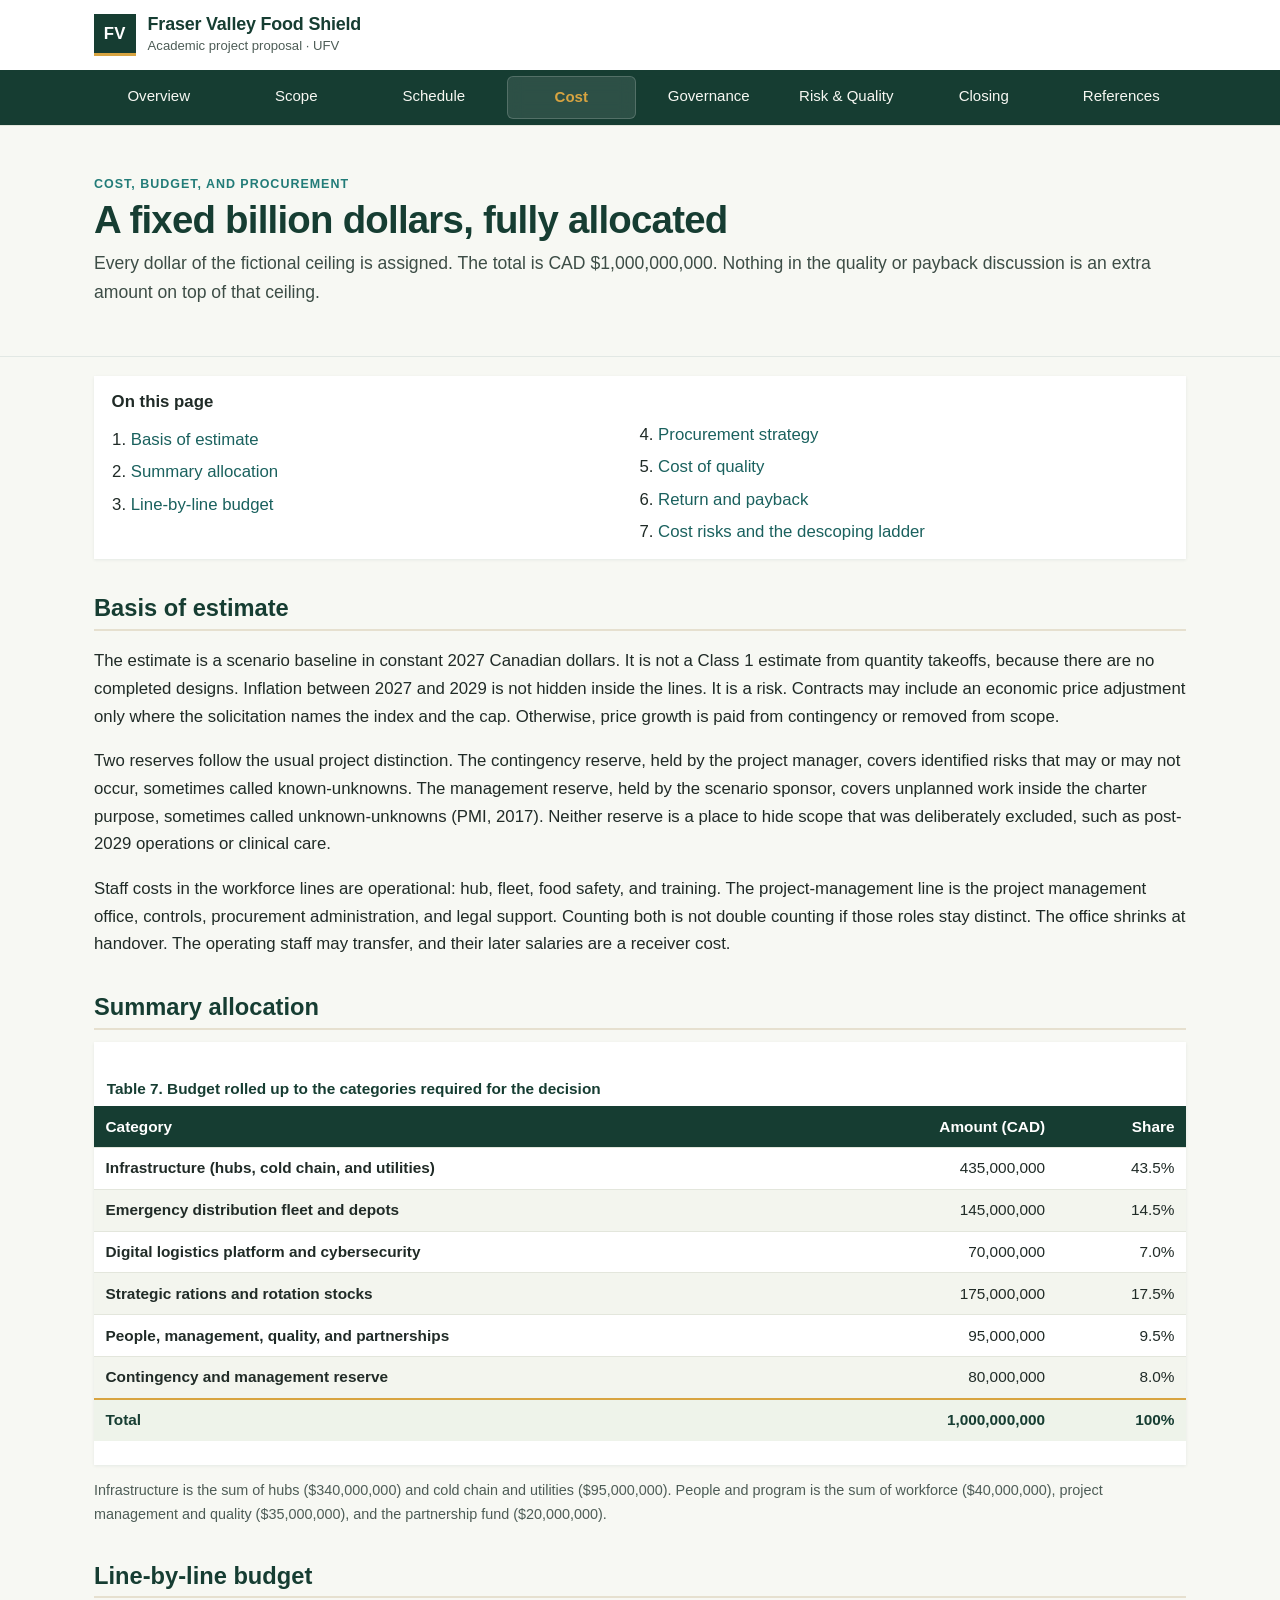
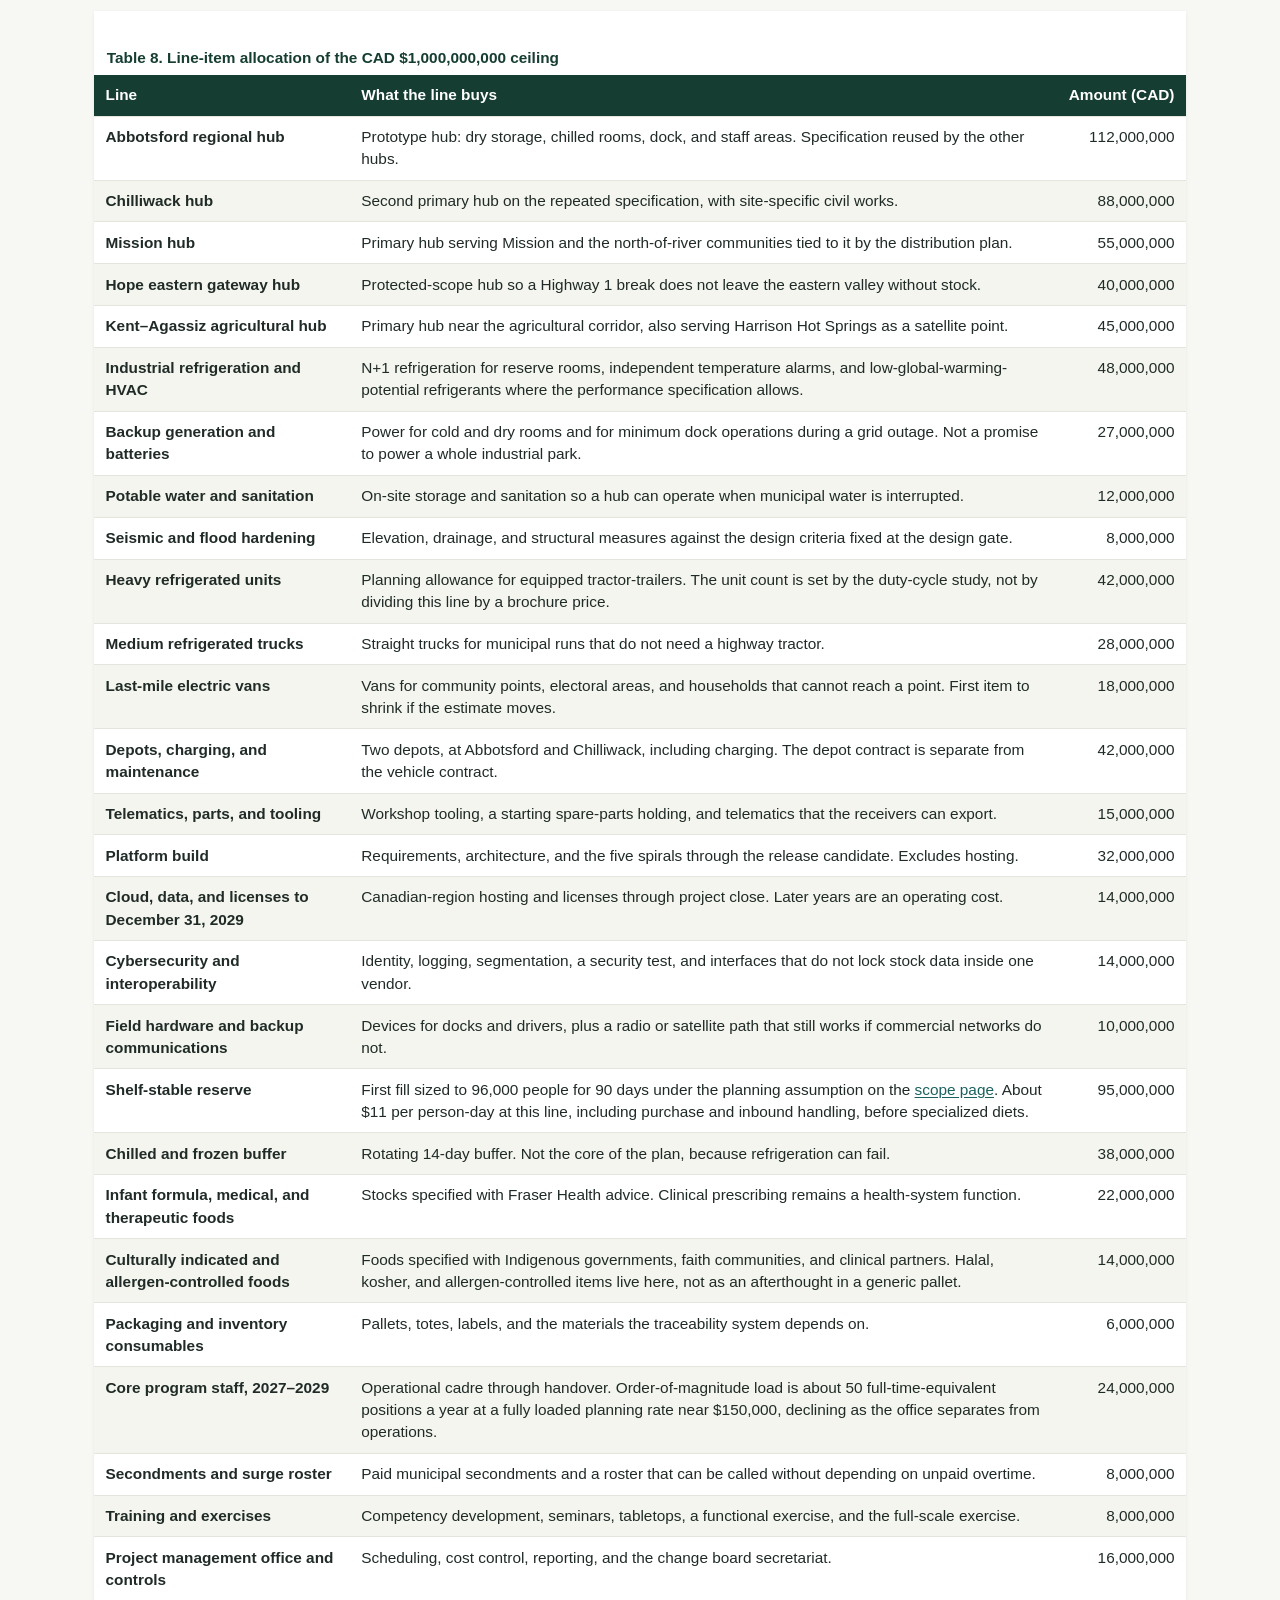
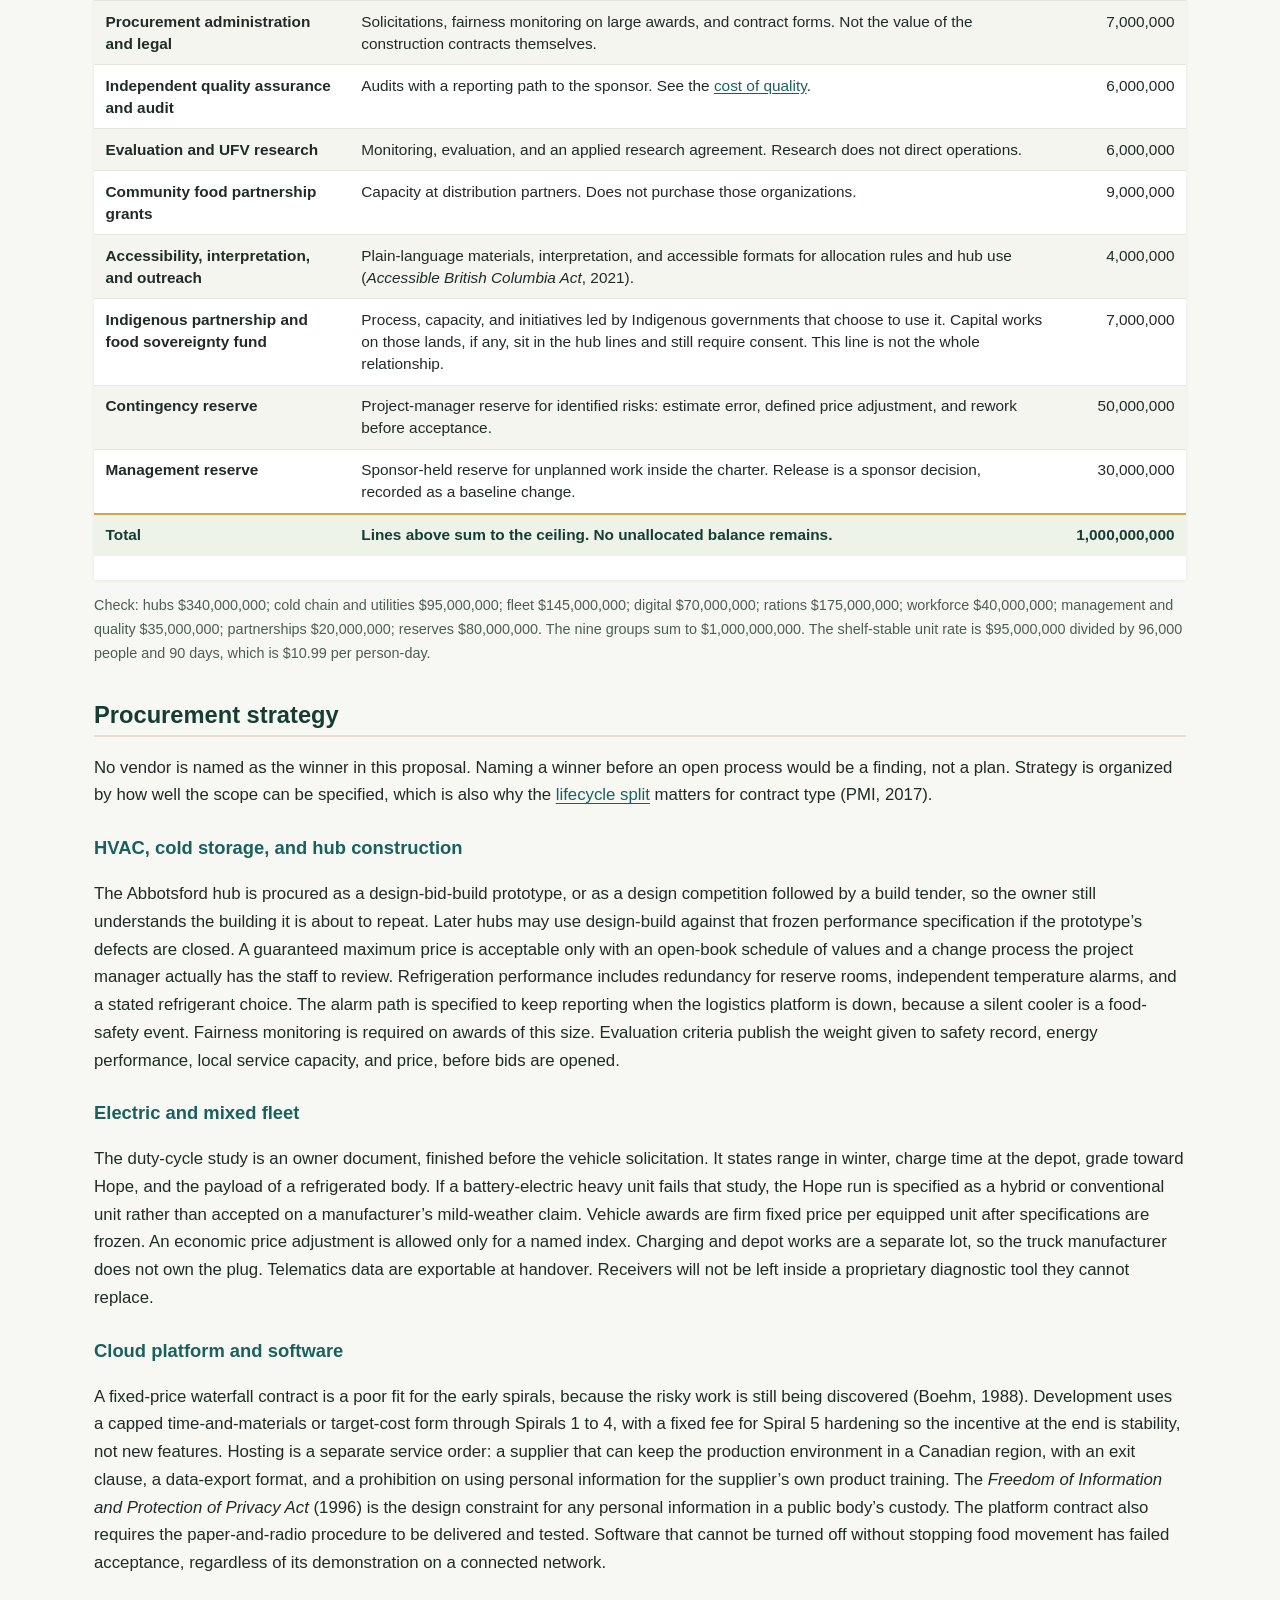
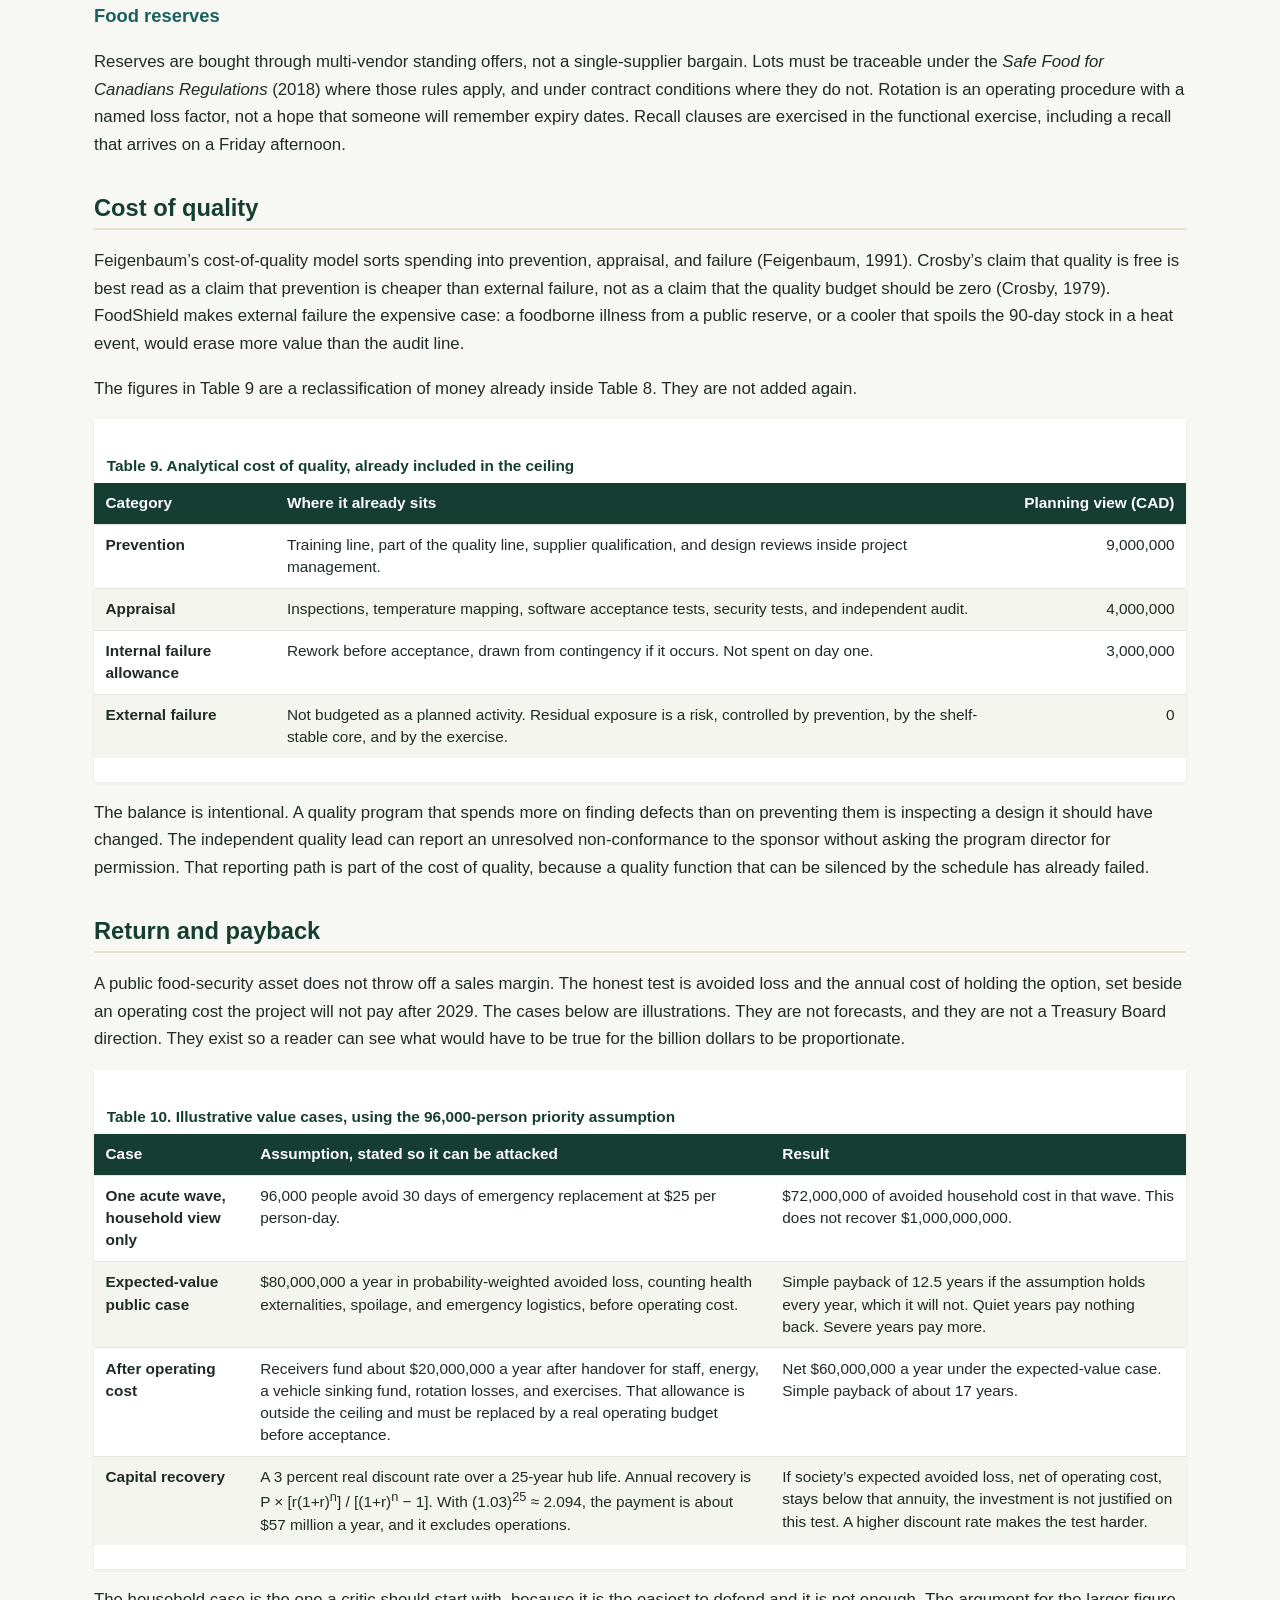
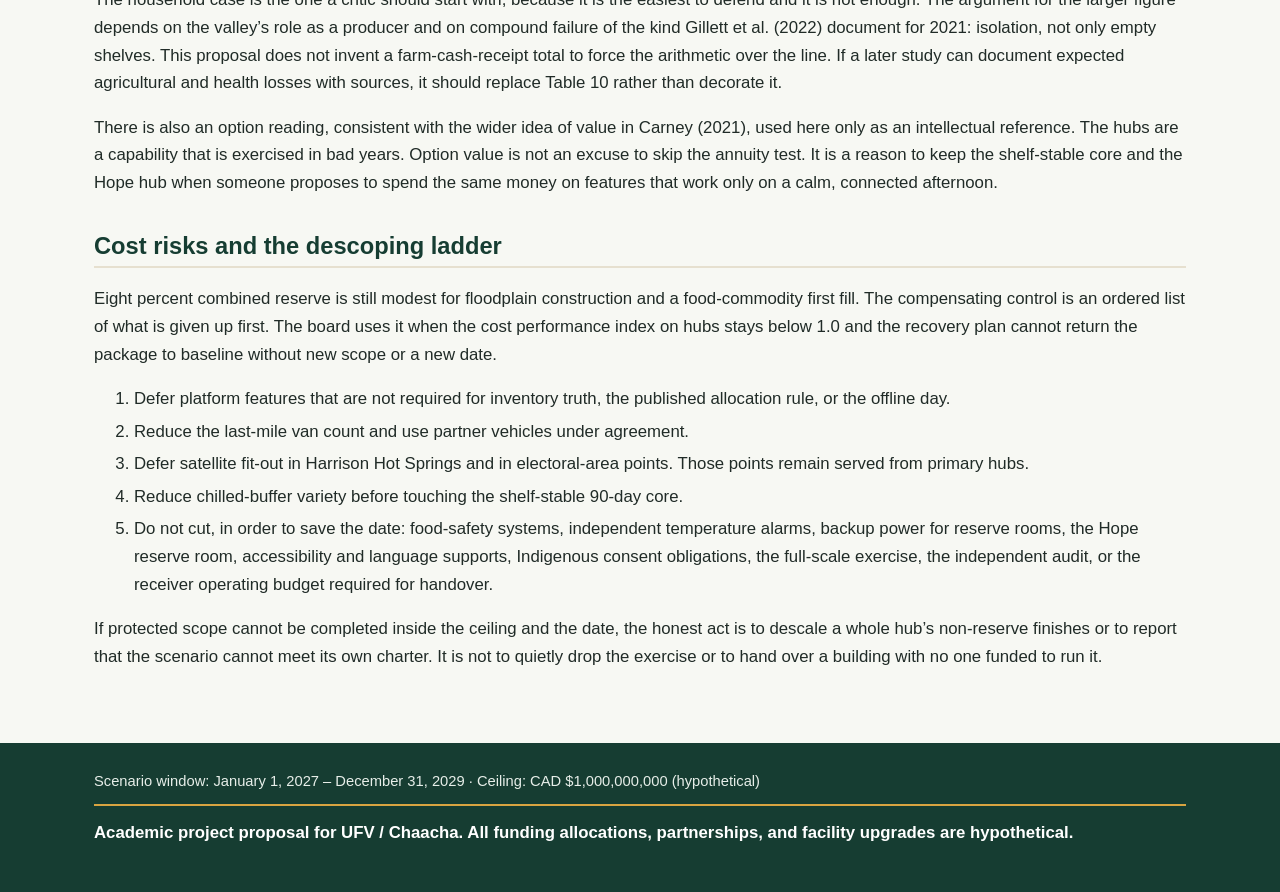
<file: cost.html>
<!DOCTYPE html>
<html lang="en">
<head>
  <meta charset="utf-8">
  <meta name="viewport" content="width=device-width, initial-scale=1">
  <title>Cost, Budget, and Procurement | Fraser Valley Food Shield</title>
  <meta name="description" content="Line-by-line CAD $1 billion budget, procurement strategy, cost of quality, and payback analysis for Fraser Valley FoodShield.">
  <link rel="stylesheet" href="css/style.css">
</head>
<body>
  <a class="skip" href="#main">Skip to content</a>
  <header class="site-header">
    <div class="container header-inner">
      <a class="brand" href="index.html">
        <span class="brand-mark" aria-hidden="true">FV</span>
        <span>
          <strong>Fraser Valley Food Shield</strong>
          <small>Academic project proposal · UFV</small>
        </span>
      </a>
    </div>
    <nav class="site-nav" aria-label="Primary">
      <div class="container nav-bar">
        <button class="nav-toggle" type="button" aria-expanded="false" aria-controls="nav-list">Menu</button>
        <ul class="nav-list" id="nav-list">
          <li><a href="index.html">Overview</a></li>
          <li><a href="scope.html">Scope</a></li>
          <li><a href="time.html">Schedule</a></li>
          <li><a href="cost.html" aria-current="page">Cost</a></li>
          <li><a href="governance.html">Governance</a></li>
          <li><a href="risk-quality.html">Risk &amp; Quality</a></li>
          <li><a href="closing.html">Closing</a></li>
          <li><a href="references.html">References</a></li>
        </ul>
      </div>
    </nav>
  </header>

  <main id="main">
    <header class="page-intro">
      <div class="container">
        <p class="eyebrow">Cost, budget, and procurement</p>
        <h1>A fixed billion dollars, fully allocated</h1>
        <p>Every dollar of the fictional ceiling is assigned. The total is CAD $1,000,000,000. Nothing in the quality or payback discussion is an extra amount on top of that ceiling.</p>
      </div>
    </header>

    <div class="container content">
      <nav class="toc" aria-label="On this page">
        <strong>On this page</strong>
        <ol>
          <li><a href="#basis">Basis of estimate</a></li>
          <li><a href="#summary">Summary allocation</a></li>
          <li><a href="#lines">Line-by-line budget</a></li>
          <li><a href="#procurement">Procurement strategy</a></li>
          <li><a href="#coq">Cost of quality</a></li>
          <li><a href="#roi">Return and payback</a></li>
          <li><a href="#controls">Cost risks and the descoping ladder</a></li>
        </ol>
      </nav>

      <h2 id="basis">Basis of estimate</h2>
      <p>The estimate is a scenario baseline in constant 2027 Canadian dollars. It is not a Class 1 estimate from quantity takeoffs, because there are no completed designs. Inflation between 2027 and 2029 is not hidden inside the lines. It is a risk. Contracts may include an economic price adjustment only where the solicitation names the index and the cap. Otherwise, price growth is paid from contingency or removed from scope.</p>
      <p>Two reserves follow the usual project distinction. The contingency reserve, held by the project manager, covers identified risks that may or may not occur, sometimes called known-unknowns. The management reserve, held by the scenario sponsor, covers unplanned work inside the charter purpose, sometimes called unknown-unknowns (PMI, 2017). Neither reserve is a place to hide scope that was deliberately excluded, such as post-2029 operations or clinical care.</p>
      <p>Staff costs in the workforce lines are operational: hub, fleet, food safety, and training. The project-management line is the project management office, controls, procurement administration, and legal support. Counting both is not double counting if those roles stay distinct. The office shrinks at handover. The operating staff may transfer, and their later salaries are a receiver cost.</p>

      <h2 id="summary">Summary allocation</h2>
      <div class="table-wrap">
        <table>
          <caption>Table 7. Budget rolled up to the categories required for the decision</caption>
          <thead>
            <tr>
              <th scope="col">Category</th>
              <th scope="col" class="num">Amount (CAD)</th>
              <th scope="col" class="num">Share</th>
            </tr>
          </thead>
          <tbody>
            <tr>
              <th scope="row">Infrastructure (hubs, cold chain, and utilities)</th>
              <td class="num">435,000,000</td>
              <td class="num">43.5%</td>
            </tr>
            <tr>
              <th scope="row">Emergency distribution fleet and depots</th>
              <td class="num">145,000,000</td>
              <td class="num">14.5%</td>
            </tr>
            <tr>
              <th scope="row">Digital logistics platform and cybersecurity</th>
              <td class="num">70,000,000</td>
              <td class="num">7.0%</td>
            </tr>
            <tr>
              <th scope="row">Strategic rations and rotation stocks</th>
              <td class="num">175,000,000</td>
              <td class="num">17.5%</td>
            </tr>
            <tr>
              <th scope="row">People, management, quality, and partnerships</th>
              <td class="num">95,000,000</td>
              <td class="num">9.5%</td>
            </tr>
            <tr>
              <th scope="row">Contingency and management reserve</th>
              <td class="num">80,000,000</td>
              <td class="num">8.0%</td>
            </tr>
            <tr class="total">
              <th scope="row">Total</th>
              <td class="num">1,000,000,000</td>
              <td class="num">100%</td>
            </tr>
          </tbody>
        </table>
      </div>
      <p class="table-note">Infrastructure is the sum of hubs ($340,000,000) and cold chain and utilities ($95,000,000). People and program is the sum of workforce ($40,000,000), project management and quality ($35,000,000), and the partnership fund ($20,000,000).</p>

      <h2 id="lines">Line-by-line budget</h2>
      <div class="table-wrap">
        <table>
          <caption>Table 8. Line-item allocation of the CAD $1,000,000,000 ceiling</caption>
          <thead>
            <tr>
              <th scope="col">Line</th>
              <th scope="col">What the line buys</th>
              <th scope="col" class="num">Amount (CAD)</th>
            </tr>
          </thead>
          <tbody>
            <tr>
              <th scope="row">Abbotsford regional hub</th>
              <td>Prototype hub: dry storage, chilled rooms, dock, and staff areas. Specification reused by the other hubs.</td>
              <td class="num">112,000,000</td>
            </tr>
            <tr>
              <th scope="row">Chilliwack hub</th>
              <td>Second primary hub on the repeated specification, with site-specific civil works.</td>
              <td class="num">88,000,000</td>
            </tr>
            <tr>
              <th scope="row">Mission hub</th>
              <td>Primary hub serving Mission and the north-of-river communities tied to it by the distribution plan.</td>
              <td class="num">55,000,000</td>
            </tr>
            <tr>
              <th scope="row">Hope eastern gateway hub</th>
              <td>Protected-scope hub so a Highway 1 break does not leave the eastern valley without stock.</td>
              <td class="num">40,000,000</td>
            </tr>
            <tr>
              <th scope="row">Kent–Agassiz agricultural hub</th>
              <td>Primary hub near the agricultural corridor, also serving Harrison Hot Springs as a satellite point.</td>
              <td class="num">45,000,000</td>
            </tr>
            <tr>
              <th scope="row">Industrial refrigeration and HVAC</th>
              <td>N+1 refrigeration for reserve rooms, independent temperature alarms, and low-global-warming-potential refrigerants where the performance specification allows.</td>
              <td class="num">48,000,000</td>
            </tr>
            <tr>
              <th scope="row">Backup generation and batteries</th>
              <td>Power for cold and dry rooms and for minimum dock operations during a grid outage. Not a promise to power a whole industrial park.</td>
              <td class="num">27,000,000</td>
            </tr>
            <tr>
              <th scope="row">Potable water and sanitation</th>
              <td>On-site storage and sanitation so a hub can operate when municipal water is interrupted.</td>
              <td class="num">12,000,000</td>
            </tr>
            <tr>
              <th scope="row">Seismic and flood hardening</th>
              <td>Elevation, drainage, and structural measures against the design criteria fixed at the design gate.</td>
              <td class="num">8,000,000</td>
            </tr>
            <tr>
              <th scope="row">Heavy refrigerated units</th>
              <td>Planning allowance for equipped tractor-trailers. The unit count is set by the duty-cycle study, not by dividing this line by a brochure price.</td>
              <td class="num">42,000,000</td>
            </tr>
            <tr>
              <th scope="row">Medium refrigerated trucks</th>
              <td>Straight trucks for municipal runs that do not need a highway tractor.</td>
              <td class="num">28,000,000</td>
            </tr>
            <tr>
              <th scope="row">Last-mile electric vans</th>
              <td>Vans for community points, electoral areas, and households that cannot reach a point. First item to shrink if the estimate moves.</td>
              <td class="num">18,000,000</td>
            </tr>
            <tr>
              <th scope="row">Depots, charging, and maintenance</th>
              <td>Two depots, at Abbotsford and Chilliwack, including charging. The depot contract is separate from the vehicle contract.</td>
              <td class="num">42,000,000</td>
            </tr>
            <tr>
              <th scope="row">Telematics, parts, and tooling</th>
              <td>Workshop tooling, a starting spare-parts holding, and telematics that the receivers can export.</td>
              <td class="num">15,000,000</td>
            </tr>
            <tr>
              <th scope="row">Platform build</th>
              <td>Requirements, architecture, and the five spirals through the release candidate. Excludes hosting.</td>
              <td class="num">32,000,000</td>
            </tr>
            <tr>
              <th scope="row">Cloud, data, and licenses to December 31, 2029</th>
              <td>Canadian-region hosting and licenses through project close. Later years are an operating cost.</td>
              <td class="num">14,000,000</td>
            </tr>
            <tr>
              <th scope="row">Cybersecurity and interoperability</th>
              <td>Identity, logging, segmentation, a security test, and interfaces that do not lock stock data inside one vendor.</td>
              <td class="num">14,000,000</td>
            </tr>
            <tr>
              <th scope="row">Field hardware and backup communications</th>
              <td>Devices for docks and drivers, plus a radio or satellite path that still works if commercial networks do not.</td>
              <td class="num">10,000,000</td>
            </tr>
            <tr>
              <th scope="row">Shelf-stable reserve</th>
              <td>First fill sized to 96,000 people for 90 days under the planning assumption on the <a href="scope.html#objectives">scope page</a>. About $11 per person-day at this line, including purchase and inbound handling, before specialized diets.</td>
              <td class="num">95,000,000</td>
            </tr>
            <tr>
              <th scope="row">Chilled and frozen buffer</th>
              <td>Rotating 14-day buffer. Not the core of the plan, because refrigeration can fail.</td>
              <td class="num">38,000,000</td>
            </tr>
            <tr>
              <th scope="row">Infant formula, medical, and therapeutic foods</th>
              <td>Stocks specified with Fraser Health advice. Clinical prescribing remains a health-system function.</td>
              <td class="num">22,000,000</td>
            </tr>
            <tr>
              <th scope="row">Culturally indicated and allergen-controlled foods</th>
              <td>Foods specified with Indigenous governments, faith communities, and clinical partners. Halal, kosher, and allergen-controlled items live here, not as an afterthought in a generic pallet.</td>
              <td class="num">14,000,000</td>
            </tr>
            <tr>
              <th scope="row">Packaging and inventory consumables</th>
              <td>Pallets, totes, labels, and the materials the traceability system depends on.</td>
              <td class="num">6,000,000</td>
            </tr>
            <tr>
              <th scope="row">Core program staff, 2027–2029</th>
              <td>Operational cadre through handover. Order-of-magnitude load is about 50 full-time-equivalent positions a year at a fully loaded planning rate near $150,000, declining as the office separates from operations.</td>
              <td class="num">24,000,000</td>
            </tr>
            <tr>
              <th scope="row">Secondments and surge roster</th>
              <td>Paid municipal secondments and a roster that can be called without depending on unpaid overtime.</td>
              <td class="num">8,000,000</td>
            </tr>
            <tr>
              <th scope="row">Training and exercises</th>
              <td>Competency development, seminars, tabletops, a functional exercise, and the full-scale exercise.</td>
              <td class="num">8,000,000</td>
            </tr>
            <tr>
              <th scope="row">Project management office and controls</th>
              <td>Scheduling, cost control, reporting, and the change board secretariat.</td>
              <td class="num">16,000,000</td>
            </tr>
            <tr>
              <th scope="row">Procurement administration and legal</th>
              <td>Solicitations, fairness monitoring on large awards, and contract forms. Not the value of the construction contracts themselves.</td>
              <td class="num">7,000,000</td>
            </tr>
            <tr>
              <th scope="row">Independent quality assurance and audit</th>
              <td>Audits with a reporting path to the sponsor. See the <a href="#coq">cost of quality</a>.</td>
              <td class="num">6,000,000</td>
            </tr>
            <tr>
              <th scope="row">Evaluation and UFV research</th>
              <td>Monitoring, evaluation, and an applied research agreement. Research does not direct operations.</td>
              <td class="num">6,000,000</td>
            </tr>
            <tr>
              <th scope="row">Community food partnership grants</th>
              <td>Capacity at distribution partners. Does not purchase those organizations.</td>
              <td class="num">9,000,000</td>
            </tr>
            <tr>
              <th scope="row">Accessibility, interpretation, and outreach</th>
              <td>Plain-language materials, interpretation, and accessible formats for allocation rules and hub use (<cite>Accessible British Columbia Act</cite>, 2021).</td>
              <td class="num">4,000,000</td>
            </tr>
            <tr>
              <th scope="row">Indigenous partnership and food sovereignty fund</th>
              <td>Process, capacity, and initiatives led by Indigenous governments that choose to use it. Capital works on those lands, if any, sit in the hub lines and still require consent. This line is not the whole relationship.</td>
              <td class="num">7,000,000</td>
            </tr>
            <tr>
              <th scope="row">Contingency reserve</th>
              <td>Project-manager reserve for identified risks: estimate error, defined price adjustment, and rework before acceptance.</td>
              <td class="num">50,000,000</td>
            </tr>
            <tr>
              <th scope="row">Management reserve</th>
              <td>Sponsor-held reserve for unplanned work inside the charter. Release is a sponsor decision, recorded as a baseline change.</td>
              <td class="num">30,000,000</td>
            </tr>
            <tr class="total">
              <th scope="row">Total</th>
              <td>Lines above sum to the ceiling. No unallocated balance remains.</td>
              <td class="num">1,000,000,000</td>
            </tr>
          </tbody>
        </table>
      </div>
      <p class="table-note">Check: hubs $340,000,000; cold chain and utilities $95,000,000; fleet $145,000,000; digital $70,000,000; rations $175,000,000; workforce $40,000,000; management and quality $35,000,000; partnerships $20,000,000; reserves $80,000,000. The nine groups sum to $1,000,000,000. The shelf-stable unit rate is $95,000,000 divided by 96,000 people and 90 days, which is $10.99 per person-day.</p>

      <h2 id="procurement">Procurement strategy</h2>
      <p>No vendor is named as the winner in this proposal. Naming a winner before an open process would be a finding, not a plan. Strategy is organized by how well the scope can be specified, which is also why the <a href="time.html#lifecycle">lifecycle split</a> matters for contract type (PMI, 2017).</p>
      <h3>HVAC, cold storage, and hub construction</h3>
      <p>The Abbotsford hub is procured as a design-bid-build prototype, or as a design competition followed by a build tender, so the owner still understands the building it is about to repeat. Later hubs may use design-build against that frozen performance specification if the prototype’s defects are closed. A guaranteed maximum price is acceptable only with an open-book schedule of values and a change process the project manager actually has the staff to review. Refrigeration performance includes redundancy for reserve rooms, independent temperature alarms, and a stated refrigerant choice. The alarm path is specified to keep reporting when the logistics platform is down, because a silent cooler is a food-safety event. Fairness monitoring is required on awards of this size. Evaluation criteria publish the weight given to safety record, energy performance, local service capacity, and price, before bids are opened.</p>
      <h3>Electric and mixed fleet</h3>
      <p>The duty-cycle study is an owner document, finished before the vehicle solicitation. It states range in winter, charge time at the depot, grade toward Hope, and the payload of a refrigerated body. If a battery-electric heavy unit fails that study, the Hope run is specified as a hybrid or conventional unit rather than accepted on a manufacturer’s mild-weather claim. Vehicle awards are firm fixed price per equipped unit after specifications are frozen. An economic price adjustment is allowed only for a named index. Charging and depot works are a separate lot, so the truck manufacturer does not own the plug. Telematics data are exportable at handover. Receivers will not be left inside a proprietary diagnostic tool they cannot replace.</p>
      <h3>Cloud platform and software</h3>
      <p>A fixed-price waterfall contract is a poor fit for the early spirals, because the risky work is still being discovered (Boehm, 1988). Development uses a capped time-and-materials or target-cost form through Spirals 1 to 4, with a fixed fee for Spiral 5 hardening so the incentive at the end is stability, not new features. Hosting is a separate service order: a supplier that can keep the production environment in a Canadian region, with an exit clause, a data-export format, and a prohibition on using personal information for the supplier’s own product training. The <cite>Freedom of Information and Protection of Privacy Act</cite> (1996) is the design constraint for any personal information in a public body’s custody. The platform contract also requires the paper-and-radio procedure to be delivered and tested. Software that cannot be turned off without stopping food movement has failed acceptance, regardless of its demonstration on a connected network.</p>
      <h3>Food reserves</h3>
      <p>Reserves are bought through multi-vendor standing offers, not a single-supplier bargain. Lots must be traceable under the <cite>Safe Food for Canadians Regulations</cite> (2018) where those rules apply, and under contract conditions where they do not. Rotation is an operating procedure with a named loss factor, not a hope that someone will remember expiry dates. Recall clauses are exercised in the functional exercise, including a recall that arrives on a Friday afternoon.</p>

      <h2 id="coq">Cost of quality</h2>
      <p>Feigenbaum’s cost-of-quality model sorts spending into prevention, appraisal, and failure (Feigenbaum, 1991). Crosby’s claim that quality is free is best read as a claim that prevention is cheaper than external failure, not as a claim that the quality budget should be zero (Crosby, 1979). FoodShield makes external failure the expensive case: a foodborne illness from a public reserve, or a cooler that spoils the 90-day stock in a heat event, would erase more value than the audit line.</p>
      <p>The figures in Table 9 are a reclassification of money already inside Table 8. They are not added again.</p>
      <div class="table-wrap">
        <table>
          <caption>Table 9. Analytical cost of quality, already included in the ceiling</caption>
          <thead>
            <tr>
              <th scope="col">Category</th>
              <th scope="col">Where it already sits</th>
              <th scope="col" class="num">Planning view (CAD)</th>
            </tr>
          </thead>
          <tbody>
            <tr>
              <th scope="row">Prevention</th>
              <td>Training line, part of the quality line, supplier qualification, and design reviews inside project management.</td>
              <td class="num">9,000,000</td>
            </tr>
            <tr>
              <th scope="row">Appraisal</th>
              <td>Inspections, temperature mapping, software acceptance tests, security tests, and independent audit.</td>
              <td class="num">4,000,000</td>
            </tr>
            <tr>
              <th scope="row">Internal failure allowance</th>
              <td>Rework before acceptance, drawn from contingency if it occurs. Not spent on day one.</td>
              <td class="num">3,000,000</td>
            </tr>
            <tr>
              <th scope="row">External failure</th>
              <td>Not budgeted as a planned activity. Residual exposure is a risk, controlled by prevention, by the shelf-stable core, and by the exercise.</td>
              <td class="num">0</td>
            </tr>
          </tbody>
        </table>
      </div>
      <p>The balance is intentional. A quality program that spends more on finding defects than on preventing them is inspecting a design it should have changed. The independent quality lead can report an unresolved non-conformance to the sponsor without asking the program director for permission. That reporting path is part of the cost of quality, because a quality function that can be silenced by the schedule has already failed.</p>

      <h2 id="roi">Return and payback</h2>
      <p>A public food-security asset does not throw off a sales margin. The honest test is avoided loss and the annual cost of holding the option, set beside an operating cost the project will not pay after 2029. The cases below are illustrations. They are not forecasts, and they are not a Treasury Board direction. They exist so a reader can see what would have to be true for the billion dollars to be proportionate.</p>
      <div class="table-wrap">
        <table>
          <caption>Table 10. Illustrative value cases, using the 96,000-person priority assumption</caption>
          <thead>
            <tr>
              <th scope="col">Case</th>
              <th scope="col">Assumption, stated so it can be attacked</th>
              <th scope="col">Result</th>
            </tr>
          </thead>
          <tbody>
            <tr>
              <th scope="row">One acute wave, household view only</th>
              <td>96,000 people avoid 30 days of emergency replacement at $25 per person-day.</td>
              <td>$72,000,000 of avoided household cost in that wave. This does not recover $1,000,000,000.</td>
            </tr>
            <tr>
              <th scope="row">Expected-value public case</th>
              <td>$80,000,000 a year in probability-weighted avoided loss, counting health externalities, spoilage, and emergency logistics, before operating cost.</td>
              <td>Simple payback of 12.5 years if the assumption holds every year, which it will not. Quiet years pay nothing back. Severe years pay more.</td>
            </tr>
            <tr>
              <th scope="row">After operating cost</th>
              <td>Receivers fund about $20,000,000 a year after handover for staff, energy, a vehicle sinking fund, rotation losses, and exercises. That allowance is outside the ceiling and must be replaced by a real operating budget before acceptance.</td>
              <td>Net $60,000,000 a year under the expected-value case. Simple payback of about 17 years.</td>
            </tr>
            <tr>
              <th scope="row">Capital recovery</th>
              <td>A 3 percent real discount rate over a 25-year hub life. Annual recovery is P × [r(1+r)<sup>n</sup>] / [(1+r)<sup>n</sup> − 1]. With (1.03)<sup>25</sup> ≈ 2.094, the payment is about $57 million a year, and it excludes operations.</td>
              <td>If society’s expected avoided loss, net of operating cost, stays below that annuity, the investment is not justified on this test. A higher discount rate makes the test harder.</td>
            </tr>
          </tbody>
        </table>
      </div>
      <p>The household case is the one a critic should start with, because it is the easiest to defend and it is not enough. The argument for the larger figure depends on the valley’s role as a producer and on compound failure of the kind Gillett et al. (2022) document for 2021: isolation, not only empty shelves. This proposal does not invent a farm-cash-receipt total to force the arithmetic over the line. If a later study can document expected agricultural and health losses with sources, it should replace Table 10 rather than decorate it.</p>
      <p>There is also an option reading, consistent with the wider idea of value in Carney (2021), used here only as an intellectual reference. The hubs are a capability that is exercised in bad years. Option value is not an excuse to skip the annuity test. It is a reason to keep the shelf-stable core and the Hope hub when someone proposes to spend the same money on features that work only on a calm, connected afternoon.</p>

      <h2 id="controls">Cost risks and the descoping ladder</h2>
      <p>Eight percent combined reserve is still modest for floodplain construction and a food-commodity first fill. The compensating control is an ordered list of what is given up first. The board uses it when the cost performance index on hubs stays below 1.0 and the recovery plan cannot return the package to baseline without new scope or a new date.</p>
      <ol>
        <li>Defer platform features that are not required for inventory truth, the published allocation rule, or the offline day.</li>
        <li>Reduce the last-mile van count and use partner vehicles under agreement.</li>
        <li>Defer satellite fit-out in Harrison Hot Springs and in electoral-area points. Those points remain served from primary hubs.</li>
        <li>Reduce chilled-buffer variety before touching the shelf-stable 90-day core.</li>
        <li>Do not cut, in order to save the date: food-safety systems, independent temperature alarms, backup power for reserve rooms, the Hope reserve room, accessibility and language supports, Indigenous consent obligations, the full-scale exercise, the independent audit, or the receiver operating budget required for handover.</li>
      </ol>
      <p>If protected scope cannot be completed inside the ceiling and the date, the honest act is to descale a whole hub’s non-reserve finishes or to report that the scenario cannot meet its own charter. It is not to quietly drop the exercise or to hand over a building with no one funded to run it.</p>
    </div>
  </main>

  <footer class="site-footer">
    <div class="container">
   
      <p class="footer-meta">Scenario window: January 1, 2027 – December 31, 2029 · Ceiling: CAD $1,000,000,000 (hypothetical)</p>
      <p class="disclaimer">Academic project proposal for UFV / Chaacha. All funding allocations, partnerships, and facility upgrades are hypothetical.</p>
    </div>
  </footer>
  <script src="js/main.js"></script>
</body>
</html>
</file>
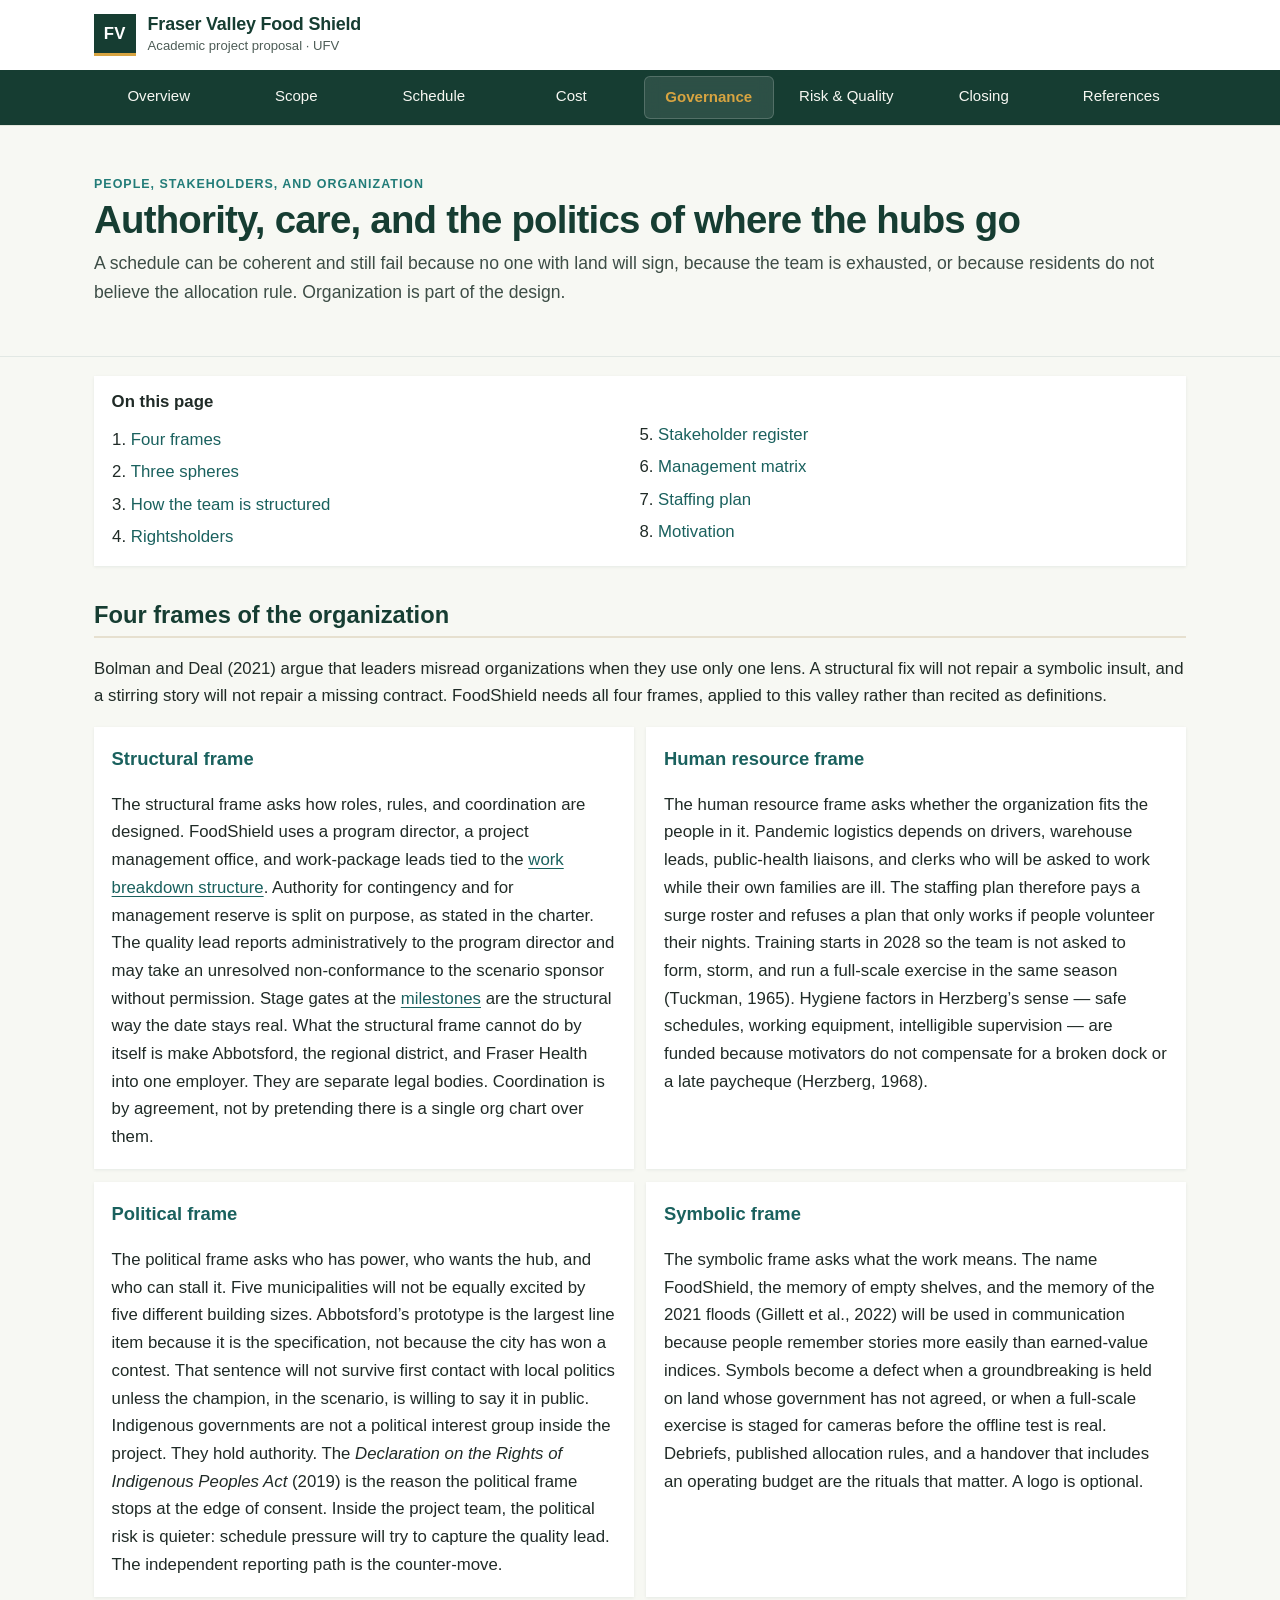
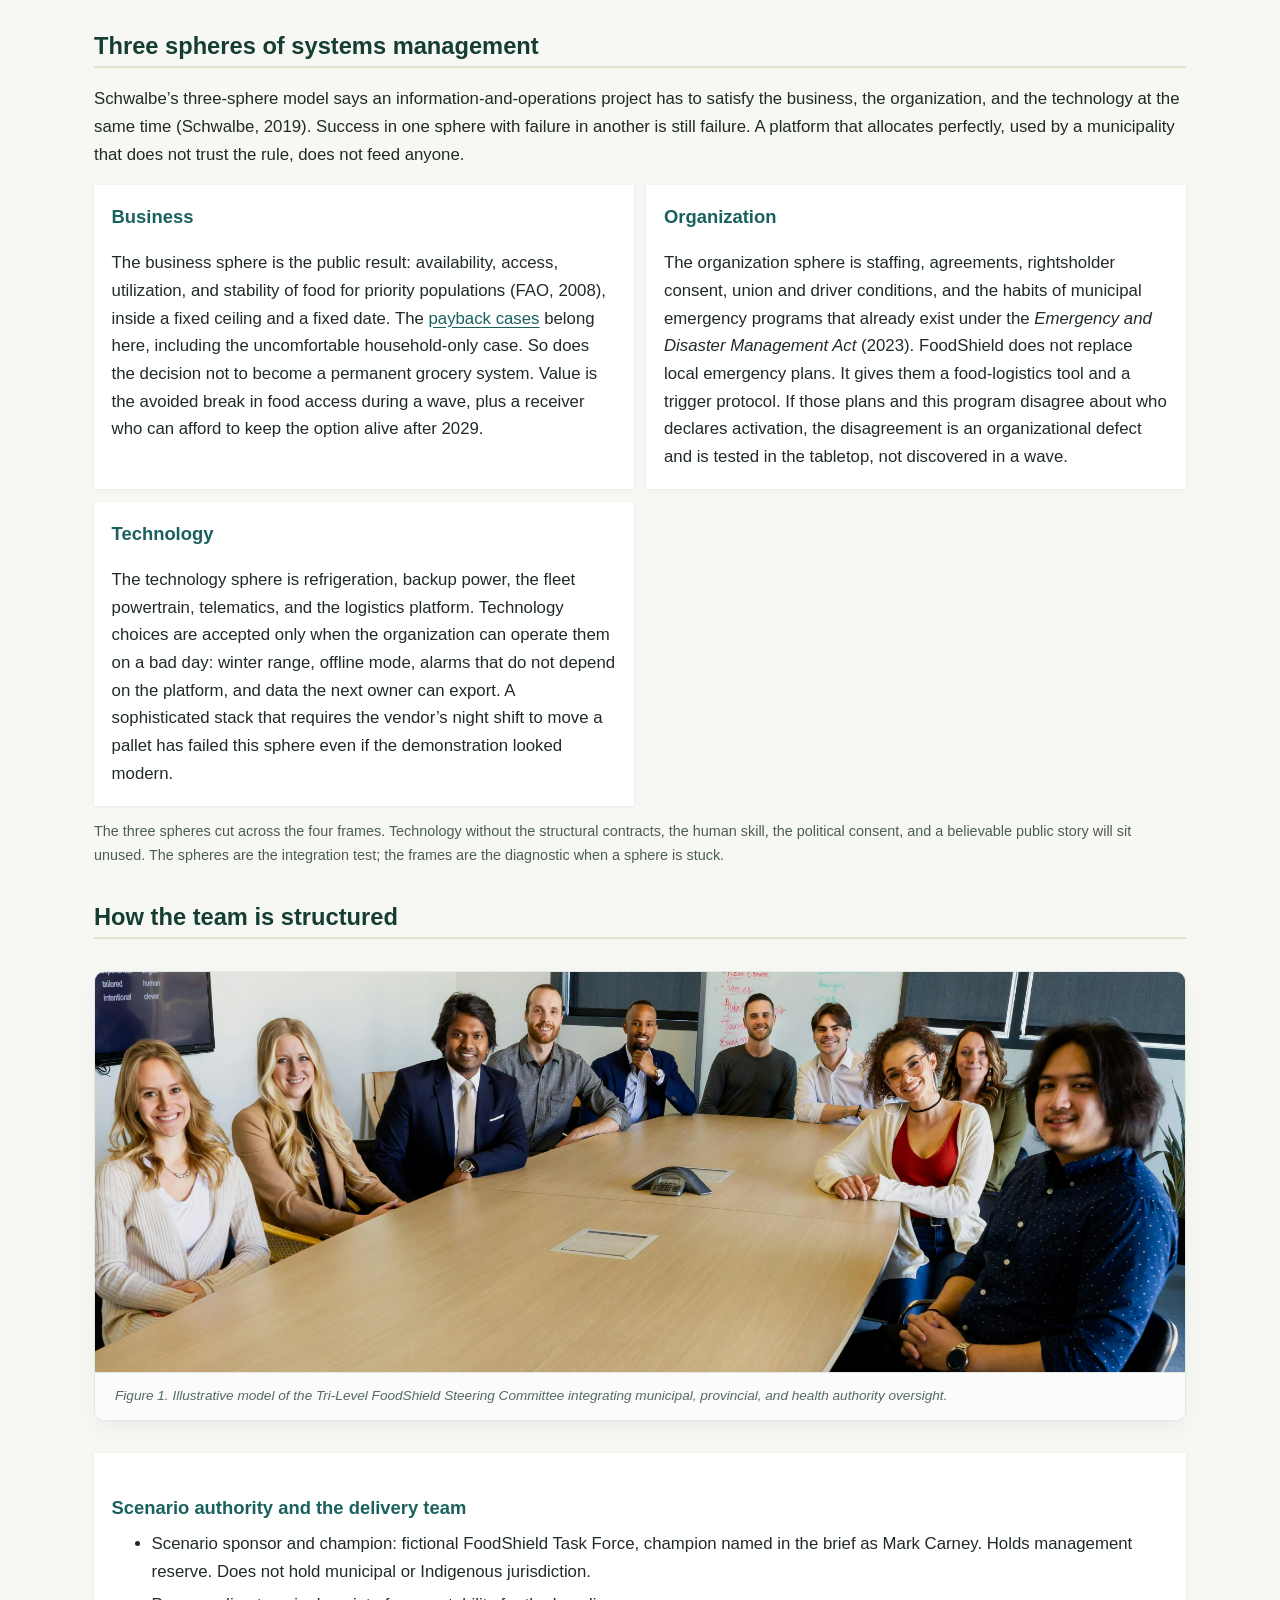
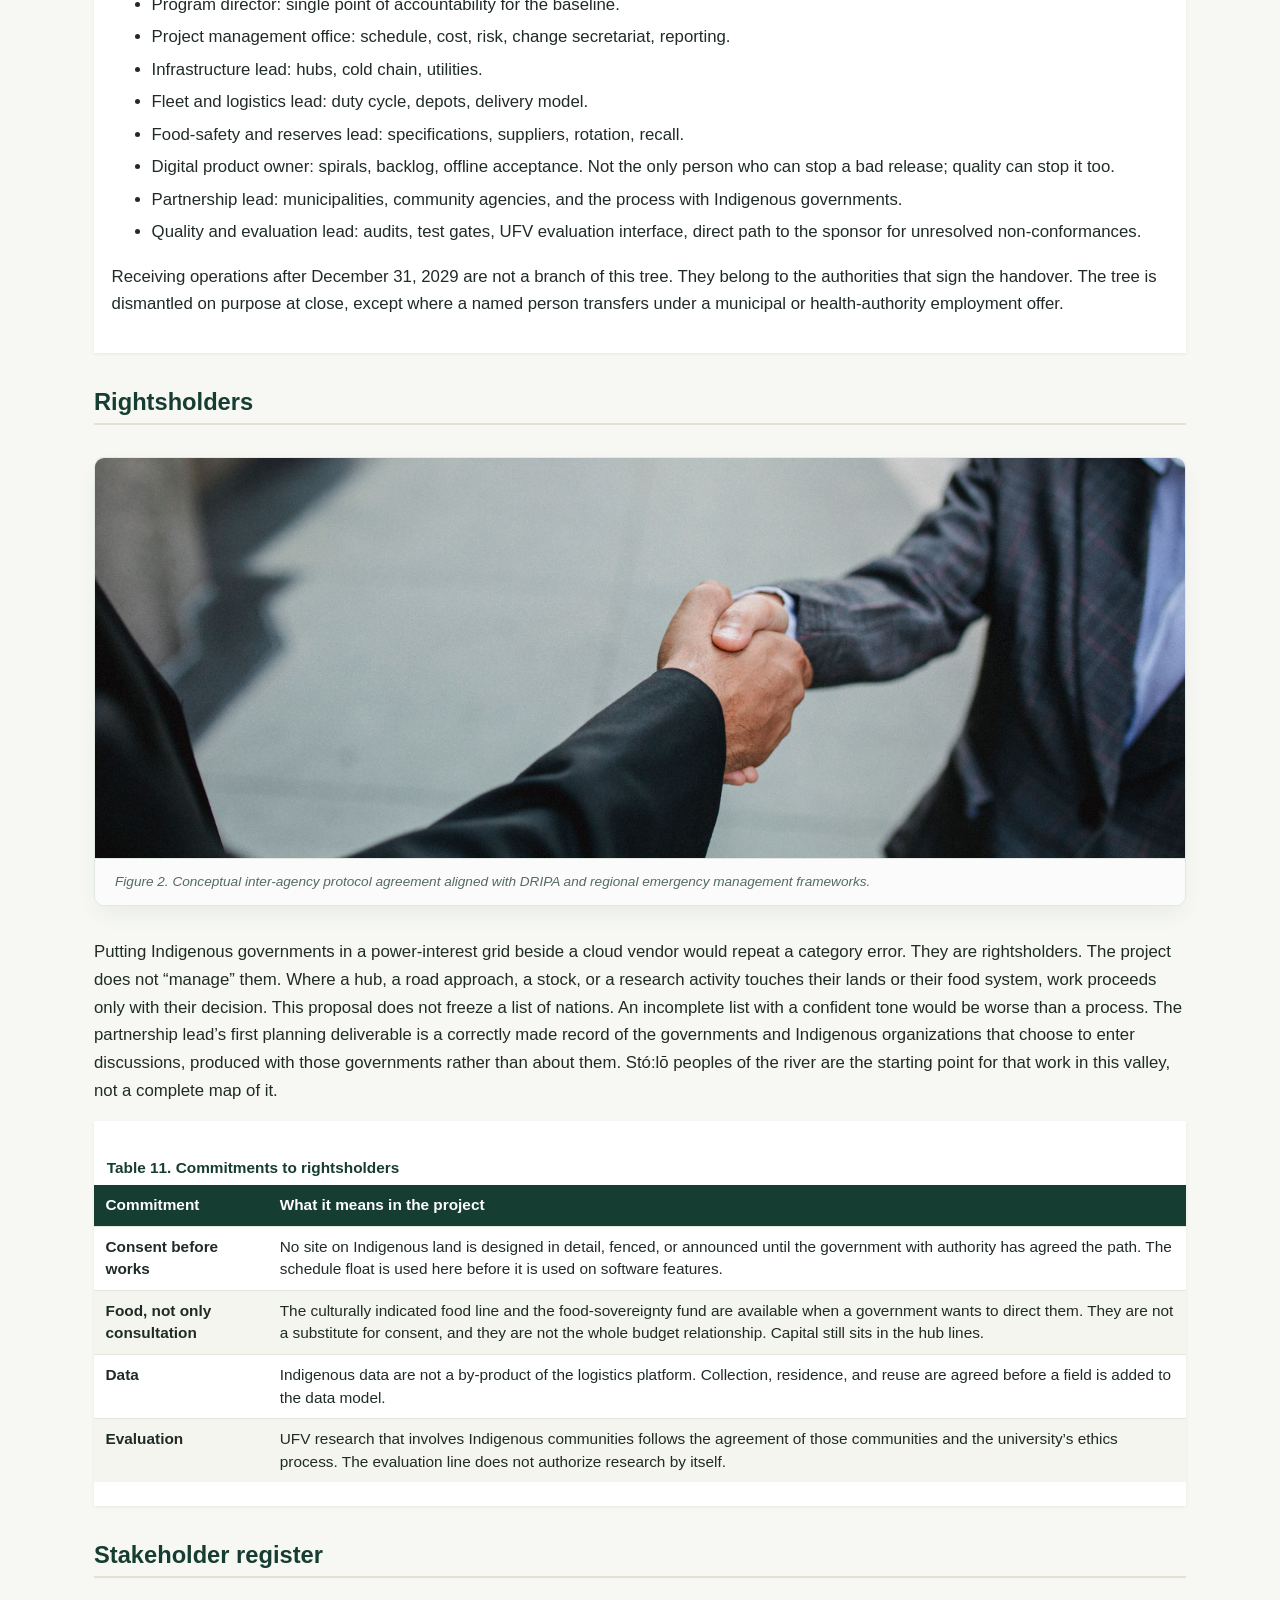
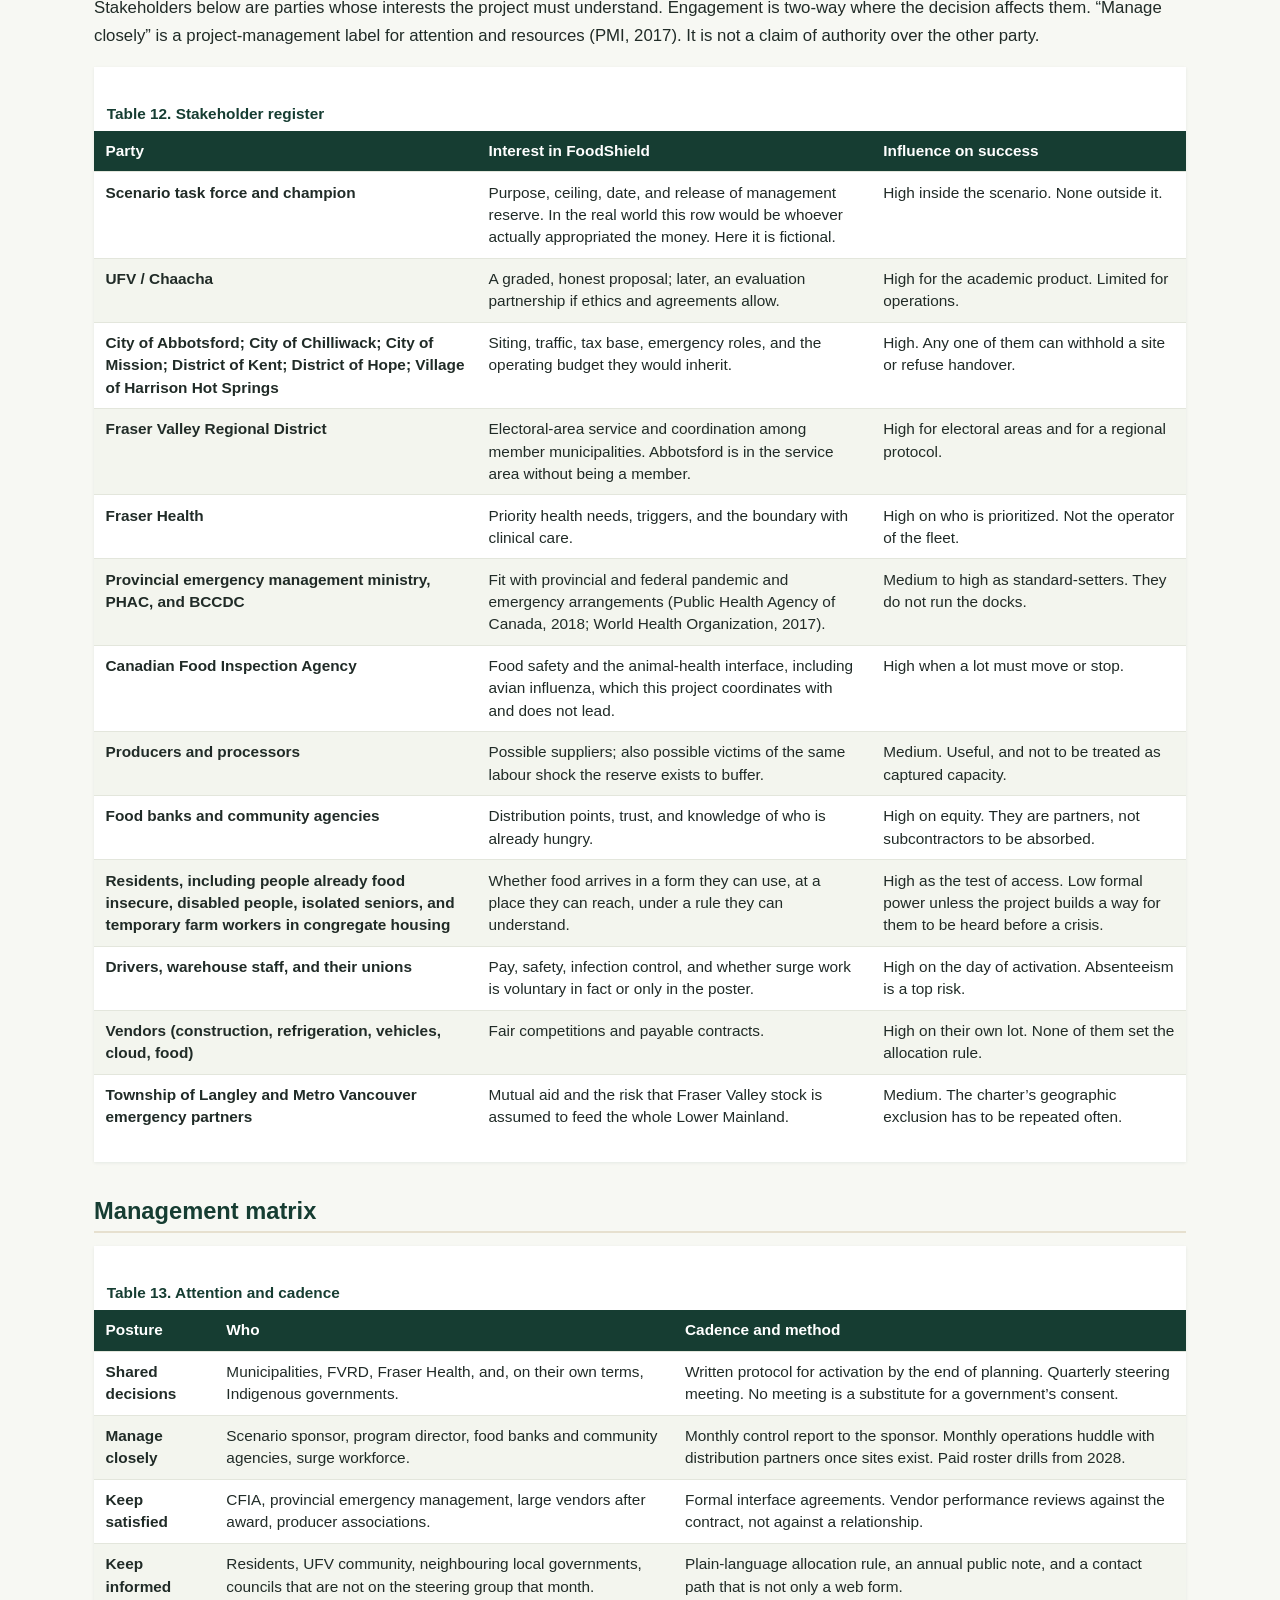
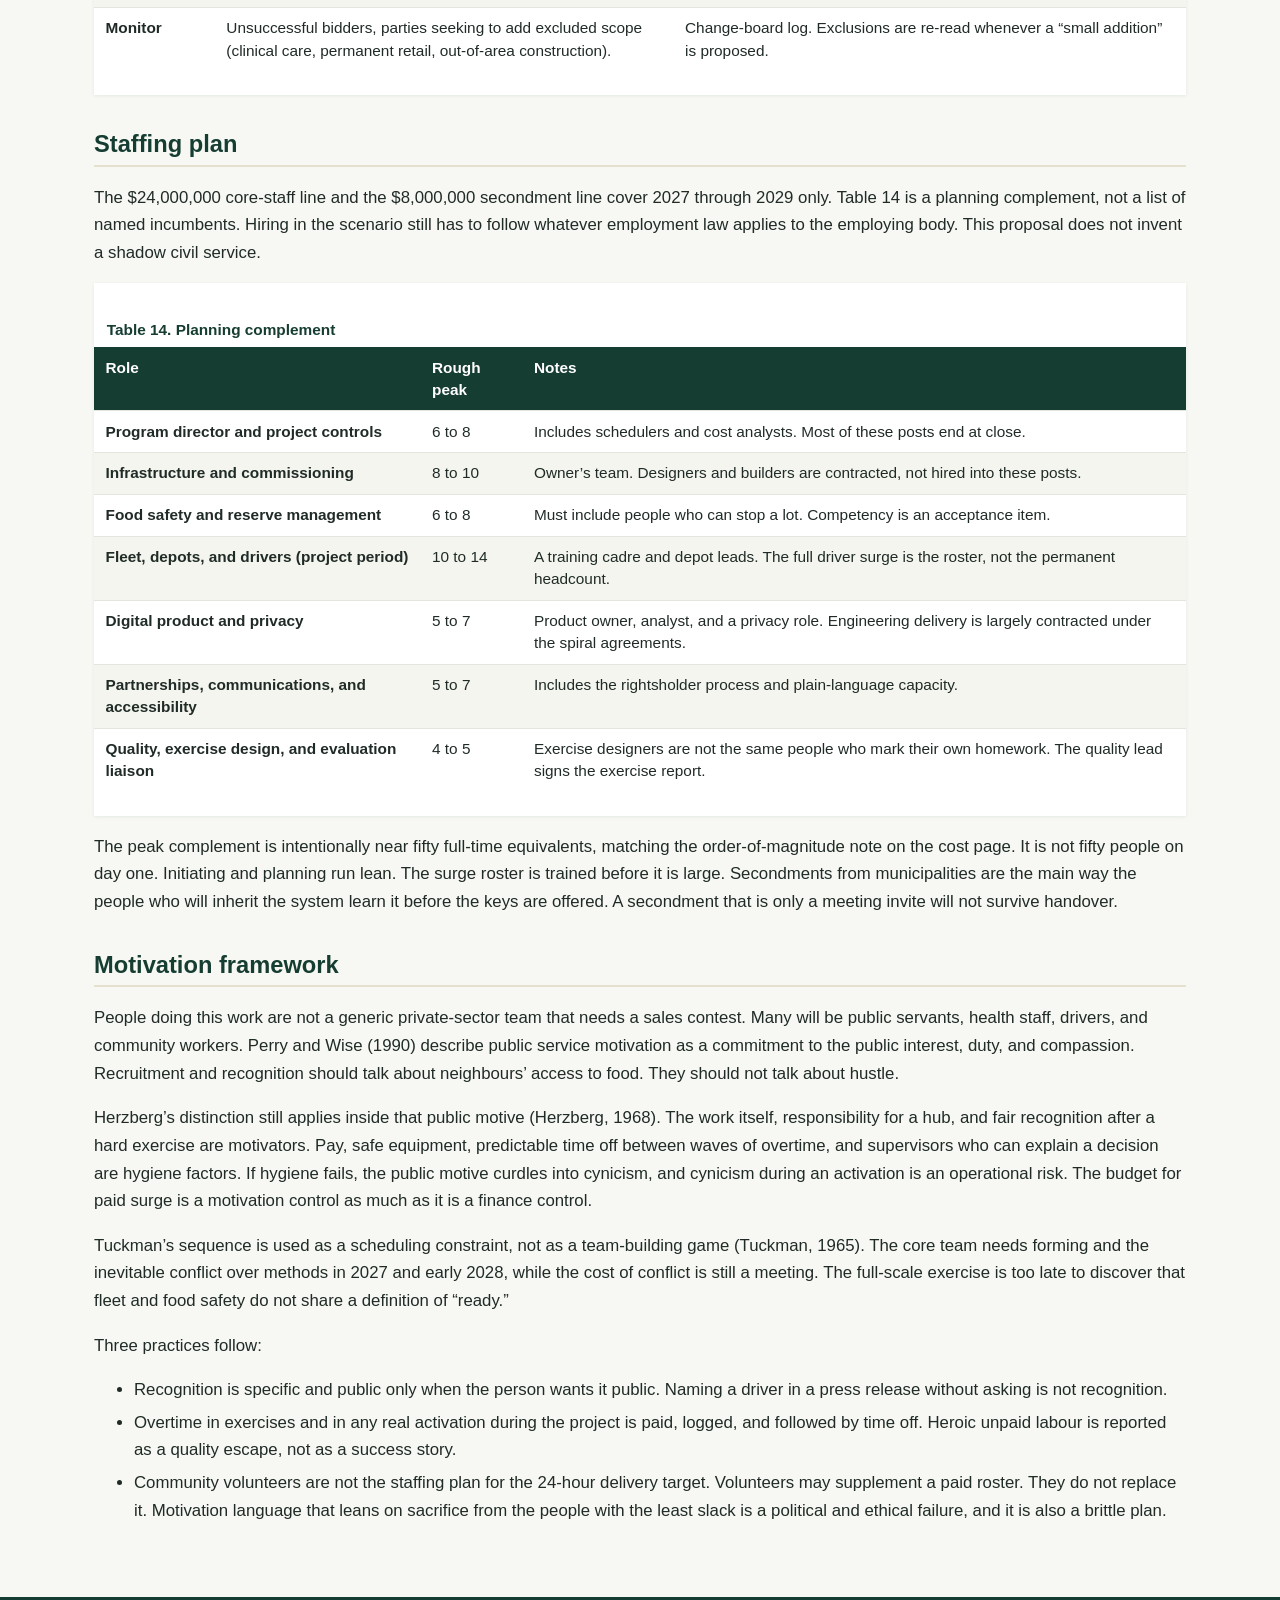
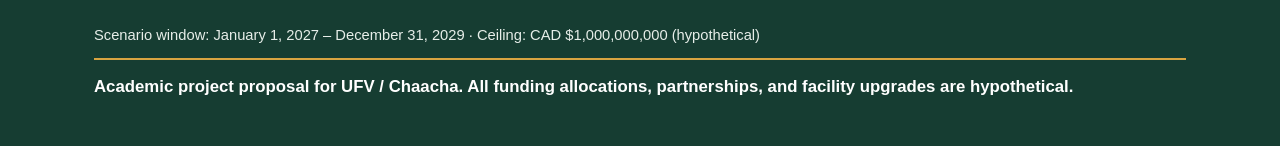
<file: governance.html>
<!DOCTYPE html>
<html lang="en">
<head>
  <meta charset="utf-8">
  <meta name="viewport" content="width=device-width, initial-scale=1">
  <title>People, Stakeholders, and Organization | Fraser Valley Food Shield</title>
  <meta name="description" content="Organizational frames, systems-management spheres, stakeholder register, staffing plan, and motivation framework for Fraser Valley FoodShield.">
  <link rel="stylesheet" href="css/style.css">
</head>
<body>
  <a class="skip" href="#main">Skip to content</a>
  <header class="site-header">
    <div class="container header-inner">
      <a class="brand" href="index.html">
        <span class="brand-mark" aria-hidden="true">FV</span>
        <span>
          <strong>Fraser Valley Food Shield</strong>
          <small>Academic project proposal · UFV</small>
        </span>
      </a>
    </div>
    <nav class="site-nav" aria-label="Primary">
      <div class="container nav-bar">
        <button class="nav-toggle" type="button" aria-expanded="false" aria-controls="nav-list">Menu</button>
        <ul class="nav-list" id="nav-list">
          <li><a href="index.html">Overview</a></li>
          <li><a href="scope.html">Scope</a></li>
          <li><a href="time.html">Schedule</a></li>
          <li><a href="cost.html">Cost</a></li>
          <li><a href="governance.html" aria-current="page">Governance</a></li>
          <li><a href="risk-quality.html">Risk &amp; Quality</a></li>
          <li><a href="closing.html">Closing</a></li>
          <li><a href="references.html">References</a></li>
        </ul>
      </div>
    </nav>
  </header>

  <main id="main">
    <header class="page-intro">
      <div class="container">
        <p class="eyebrow">People, stakeholders, and organization</p>
        <h1>Authority, care, and the politics of where the hubs go</h1>
        <p>A schedule can be coherent and still fail because no one with land will sign, because the team is exhausted, or because residents do not believe the allocation rule. Organization is part of the design.</p>
      </div>
    </header>

    <div class="container content">
      <nav class="toc" aria-label="On this page">
        <strong>On this page</strong>
        <ol>
          <li><a href="#frames">Four frames</a></li>
          <li><a href="#spheres">Three spheres</a></li>
          <li><a href="#structure">How the team is structured</a></li>
          <li><a href="#rightsholders">Rightsholders</a></li>
          <li><a href="#register">Stakeholder register</a></li>
          <li><a href="#matrix">Management matrix</a></li>
          <li><a href="#hr">Staffing plan</a></li>
          <li><a href="#motivation">Motivation</a></li>
        </ol>
      </nav>

      <h2 id="frames">Four frames of the organization</h2>
      <p>Bolman and Deal (2021) argue that leaders misread organizations when they use only one lens. A structural fix will not repair a symbolic insult, and a stirring story will not repair a missing contract. FoodShield needs all four frames, applied to this valley rather than recited as definitions.</p>
      <div class="frames">
        <section class="panel">
          <h3>Structural frame</h3>
          <p>The structural frame asks how roles, rules, and coordination are designed. FoodShield uses a program director, a project management office, and work-package leads tied to the <a href="scope.html#wbs">work breakdown structure</a>. Authority for contingency and for management reserve is split on purpose, as stated in the charter. The quality lead reports administratively to the program director and may take an unresolved non-conformance to the scenario sponsor without permission. Stage gates at the <a href="time.html#milestones">milestones</a> are the structural way the date stays real. What the structural frame cannot do by itself is make Abbotsford, the regional district, and Fraser Health into one employer. They are separate legal bodies. Coordination is by agreement, not by pretending there is a single org chart over them.</p>
        </section>
        <section class="panel">
          <h3>Human resource frame</h3>
          <p>The human resource frame asks whether the organization fits the people in it. Pandemic logistics depends on drivers, warehouse leads, public-health liaisons, and clerks who will be asked to work while their own families are ill. The staffing plan therefore pays a surge roster and refuses a plan that only works if people volunteer their nights. Training starts in 2028 so the team is not asked to form, storm, and run a full-scale exercise in the same season (Tuckman, 1965). Hygiene factors in Herzberg’s sense — safe schedules, working equipment, intelligible supervision — are funded because motivators do not compensate for a broken dock or a late paycheque (Herzberg, 1968).</p>
        </section>
        <section class="panel">
          <h3>Political frame</h3>
          <p>The political frame asks who has power, who wants the hub, and who can stall it. Five municipalities will not be equally excited by five different building sizes. Abbotsford’s prototype is the largest line item because it is the specification, not because the city has won a contest. That sentence will not survive first contact with local politics unless the champion, in the scenario, is willing to say it in public. Indigenous governments are not a political interest group inside the project. They hold authority. The <cite>Declaration on the Rights of Indigenous Peoples Act</cite> (2019) is the reason the political frame stops at the edge of consent. Inside the project team, the political risk is quieter: schedule pressure will try to capture the quality lead. The independent reporting path is the counter-move.</p>
        </section>
        <section class="panel">
          <h3>Symbolic frame</h3>
          <p>The symbolic frame asks what the work means. The name FoodShield, the memory of empty shelves, and the memory of the 2021 floods (Gillett et al., 2022) will be used in communication because people remember stories more easily than earned-value indices. Symbols become a defect when a groundbreaking is held on land whose government has not agreed, or when a full-scale exercise is staged for cameras before the offline test is real. Debriefs, published allocation rules, and a handover that includes an operating budget are the rituals that matter. A logo is optional.</p>
        </section>
      </div>

      <h2 id="spheres">Three spheres of systems management</h2>
      <p>Schwalbe’s three-sphere model says an information-and-operations project has to satisfy the business, the organization, and the technology at the same time (Schwalbe, 2019). Success in one sphere with failure in another is still failure. A platform that allocates perfectly, used by a municipality that does not trust the rule, does not feed anyone.</p>
      <div class="spheres">
        <section class="panel">
          <h3>Business</h3>
          <p>The business sphere is the public result: availability, access, utilization, and stability of food for priority populations (FAO, 2008), inside a fixed ceiling and a fixed date. The <a href="cost.html#roi">payback cases</a> belong here, including the uncomfortable household-only case. So does the decision not to become a permanent grocery system. Value is the avoided break in food access during a wave, plus a receiver who can afford to keep the option alive after 2029.</p>
        </section>
        <section class="panel">
          <h3>Organization</h3>
          <p>The organization sphere is staffing, agreements, rightsholder consent, union and driver conditions, and the habits of municipal emergency programs that already exist under the <cite>Emergency and Disaster Management Act</cite> (2023). FoodShield does not replace local emergency plans. It gives them a food-logistics tool and a trigger protocol. If those plans and this program disagree about who declares activation, the disagreement is an organizational defect and is tested in the tabletop, not discovered in a wave.</p>
        </section>
        <section class="panel">
          <h3>Technology</h3>
          <p>The technology sphere is refrigeration, backup power, the fleet powertrain, telematics, and the logistics platform. Technology choices are accepted only when the organization can operate them on a bad day: winter range, offline mode, alarms that do not depend on the platform, and data the next owner can export. A sophisticated stack that requires the vendor’s night shift to move a pallet has failed this sphere even if the demonstration looked modern.</p>
        </section>
      </div>
      <p class="table-note">The three spheres cut across the four frames. Technology without the structural contracts, the human skill, the political consent, and a believable public story will sit unused. The spheres are the integration test; the frames are the diagnostic when a sphere is stuck.</p>

      <h2 id="structure">How the team is structured</h2>
      <figure class="featured-image">
        <img src="images/team.jpg" alt="Regional steering committee meeting discussing FoodShield program oversight">
        <figcaption>Figure 1. Illustrative model of the Tri-Level FoodShield Steering Committee integrating municipal, provincial, and health authority oversight.</figcaption>
      </figure>
      <div class="org">
        <h3>Scenario authority and the delivery team</h3>
        <ul>
          <li>Scenario sponsor and champion: fictional FoodShield Task Force, champion named in the brief as Mark Carney. Holds management reserve. Does not hold municipal or Indigenous jurisdiction.</li>
          <li>Program director: single point of accountability for the baseline.</li>
          <li>Project management office: schedule, cost, risk, change secretariat, reporting.</li>
          <li>Infrastructure lead: hubs, cold chain, utilities.</li>
          <li>Fleet and logistics lead: duty cycle, depots, delivery model.</li>
          <li>Food-safety and reserves lead: specifications, suppliers, rotation, recall.</li>
          <li>Digital product owner: spirals, backlog, offline acceptance. Not the only person who can stop a bad release; quality can stop it too.</li>
          <li>Partnership lead: municipalities, community agencies, and the process with Indigenous governments.</li>
          <li>Quality and evaluation lead: audits, test gates, UFV evaluation interface, direct path to the sponsor for unresolved non-conformances.</li>
        </ul>
        <p>Receiving operations after December 31, 2029 are not a branch of this tree. They belong to the authorities that sign the handover. The tree is dismantled on purpose at close, except where a named person transfers under a municipal or health-authority employment offer.</p>
      </div>

      <h2 id="rightsholders">Rightsholders</h2>
      <figure class="featured-image">
        <img src="images/handshake.jpg" alt="Partnership agreement between regional authorities and participating organizations">
        <figcaption>Figure 2. Conceptual inter-agency protocol agreement aligned with DRIPA and regional emergency management frameworks.</figcaption>
      </figure>
      <p>Putting Indigenous governments in a power-interest grid beside a cloud vendor would repeat a category error. They are rightsholders. The project does not “manage” them. Where a hub, a road approach, a stock, or a research activity touches their lands or their food system, work proceeds only with their decision. This proposal does not freeze a list of nations. An incomplete list with a confident tone would be worse than a process. The partnership lead’s first planning deliverable is a correctly made record of the governments and Indigenous organizations that choose to enter discussions, produced with those governments rather than about them. Stó:lō peoples of the river are the starting point for that work in this valley, not a complete map of it.</p>
      <div class="table-wrap">
        <table>
          <caption>Table 11. Commitments to rightsholders</caption>
          <thead>
            <tr>
              <th scope="col">Commitment</th>
              <th scope="col">What it means in the project</th>
            </tr>
          </thead>
          <tbody>
            <tr>
              <th scope="row">Consent before works</th>
              <td>No site on Indigenous land is designed in detail, fenced, or announced until the government with authority has agreed the path. The schedule float is used here before it is used on software features.</td>
            </tr>
            <tr>
              <th scope="row">Food, not only consultation</th>
              <td>The culturally indicated food line and the food-sovereignty fund are available when a government wants to direct them. They are not a substitute for consent, and they are not the whole budget relationship. Capital still sits in the hub lines.</td>
            </tr>
            <tr>
              <th scope="row">Data</th>
              <td>Indigenous data are not a by-product of the logistics platform. Collection, residence, and reuse are agreed before a field is added to the data model.</td>
            </tr>
            <tr>
              <th scope="row">Evaluation</th>
              <td>UFV research that involves Indigenous communities follows the agreement of those communities and the university’s ethics process. The evaluation line does not authorize research by itself.</td>
            </tr>
          </tbody>
        </table>
      </div>

      <h2 id="register">Stakeholder register</h2>
      <p>Stakeholders below are parties whose interests the project must understand. Engagement is two-way where the decision affects them. “Manage closely” is a project-management label for attention and resources (PMI, 2017). It is not a claim of authority over the other party.</p>
      <div class="table-wrap">
        <table>
          <caption>Table 12. Stakeholder register</caption>
          <thead>
            <tr>
              <th scope="col">Party</th>
              <th scope="col">Interest in FoodShield</th>
              <th scope="col">Influence on success</th>
            </tr>
          </thead>
          <tbody>
            <tr>
              <th scope="row">Scenario task force and champion</th>
              <td>Purpose, ceiling, date, and release of management reserve. In the real world this row would be whoever actually appropriated the money. Here it is fictional.</td>
              <td>High inside the scenario. None outside it.</td>
            </tr>
            <tr>
              <th scope="row">UFV / Chaacha</th>
              <td>A graded, honest proposal; later, an evaluation partnership if ethics and agreements allow.</td>
              <td>High for the academic product. Limited for operations.</td>
            </tr>
            <tr>
              <th scope="row">City of Abbotsford; City of Chilliwack; City of Mission; District of Kent; District of Hope; Village of Harrison Hot Springs</th>
              <td>Siting, traffic, tax base, emergency roles, and the operating budget they would inherit.</td>
              <td>High. Any one of them can withhold a site or refuse handover.</td>
            </tr>
            <tr>
              <th scope="row">Fraser Valley Regional District</th>
              <td>Electoral-area service and coordination among member municipalities. Abbotsford is in the service area without being a member.</td>
              <td>High for electoral areas and for a regional protocol.</td>
            </tr>
            <tr>
              <th scope="row">Fraser Health</th>
              <td>Priority health needs, triggers, and the boundary with clinical care.</td>
              <td>High on who is prioritized. Not the operator of the fleet.</td>
            </tr>
            <tr>
              <th scope="row">Provincial emergency management ministry, PHAC, and BCCDC</th>
              <td>Fit with provincial and federal pandemic and emergency arrangements (Public Health Agency of Canada, 2018; World Health Organization, 2017).</td>
              <td>Medium to high as standard-setters. They do not run the docks.</td>
            </tr>
            <tr>
              <th scope="row">Canadian Food Inspection Agency</th>
              <td>Food safety and the animal-health interface, including avian influenza, which this project coordinates with and does not lead.</td>
              <td>High when a lot must move or stop.</td>
            </tr>
            <tr>
              <th scope="row">Producers and processors</th>
              <td>Possible suppliers; also possible victims of the same labour shock the reserve exists to buffer.</td>
              <td>Medium. Useful, and not to be treated as captured capacity.</td>
            </tr>
            <tr>
              <th scope="row">Food banks and community agencies</th>
              <td>Distribution points, trust, and knowledge of who is already hungry.</td>
              <td>High on equity. They are partners, not subcontractors to be absorbed.</td>
            </tr>
            <tr>
              <th scope="row">Residents, including people already food insecure, disabled people, isolated seniors, and temporary farm workers in congregate housing</th>
              <td>Whether food arrives in a form they can use, at a place they can reach, under a rule they can understand.</td>
              <td>High as the test of access. Low formal power unless the project builds a way for them to be heard before a crisis.</td>
            </tr>
            <tr>
              <th scope="row">Drivers, warehouse staff, and their unions</th>
              <td>Pay, safety, infection control, and whether surge work is voluntary in fact or only in the poster.</td>
              <td>High on the day of activation. Absenteeism is a top risk.</td>
            </tr>
            <tr>
              <th scope="row">Vendors (construction, refrigeration, vehicles, cloud, food)</th>
              <td>Fair competitions and payable contracts.</td>
              <td>High on their own lot. None of them set the allocation rule.</td>
            </tr>
            <tr>
              <th scope="row">Township of Langley and Metro Vancouver emergency partners</th>
              <td>Mutual aid and the risk that Fraser Valley stock is assumed to feed the whole Lower Mainland.</td>
              <td>Medium. The charter’s geographic exclusion has to be repeated often.</td>
            </tr>
          </tbody>
        </table>
      </div>

      <h2 id="matrix">Management matrix</h2>
      <div class="table-wrap">
        <table>
          <caption>Table 13. Attention and cadence</caption>
          <thead>
            <tr>
              <th scope="col">Posture</th>
              <th scope="col">Who</th>
              <th scope="col">Cadence and method</th>
            </tr>
          </thead>
          <tbody>
            <tr>
              <th scope="row">Shared decisions</th>
              <td>Municipalities, FVRD, Fraser Health, and, on their own terms, Indigenous governments.</td>
              <td>Written protocol for activation by the end of planning. Quarterly steering meeting. No meeting is a substitute for a government’s consent.</td>
            </tr>
            <tr>
              <th scope="row">Manage closely</th>
              <td>Scenario sponsor, program director, food banks and community agencies, surge workforce.</td>
              <td>Monthly control report to the sponsor. Monthly operations huddle with distribution partners once sites exist. Paid roster drills from 2028.</td>
            </tr>
            <tr>
              <th scope="row">Keep satisfied</th>
              <td>CFIA, provincial emergency management, large vendors after award, producer associations.</td>
              <td>Formal interface agreements. Vendor performance reviews against the contract, not against a relationship.</td>
            </tr>
            <tr>
              <th scope="row">Keep informed</th>
              <td>Residents, UFV community, neighbouring local governments, councils that are not on the steering group that month.</td>
              <td>Plain-language allocation rule, an annual public note, and a contact path that is not only a web form.</td>
            </tr>
            <tr>
              <th scope="row">Monitor</th>
              <td>Unsuccessful bidders, parties seeking to add excluded scope (clinical care, permanent retail, out-of-area construction).</td>
              <td>Change-board log. Exclusions are re-read whenever a “small addition” is proposed.</td>
            </tr>
          </tbody>
        </table>
      </div>

      <h2 id="hr">Staffing plan</h2>
      <p>The $24,000,000 core-staff line and the $8,000,000 secondment line cover 2027 through 2029 only. Table 14 is a planning complement, not a list of named incumbents. Hiring in the scenario still has to follow whatever employment law applies to the employing body. This proposal does not invent a shadow civil service.</p>
      <div class="table-wrap">
        <table>
          <caption>Table 14. Planning complement</caption>
          <thead>
            <tr>
              <th scope="col">Role</th>
              <th scope="col">Rough peak</th>
              <th scope="col">Notes</th>
            </tr>
          </thead>
          <tbody>
            <tr>
              <th scope="row">Program director and project controls</th>
              <td>6 to 8</td>
              <td>Includes schedulers and cost analysts. Most of these posts end at close.</td>
            </tr>
            <tr>
              <th scope="row">Infrastructure and commissioning</th>
              <td>8 to 10</td>
              <td>Owner’s team. Designers and builders are contracted, not hired into these posts.</td>
            </tr>
            <tr>
              <th scope="row">Food safety and reserve management</th>
              <td>6 to 8</td>
              <td>Must include people who can stop a lot. Competency is an acceptance item.</td>
            </tr>
            <tr>
              <th scope="row">Fleet, depots, and drivers (project period)</th>
              <td>10 to 14</td>
              <td>A training cadre and depot leads. The full driver surge is the roster, not the permanent headcount.</td>
            </tr>
            <tr>
              <th scope="row">Digital product and privacy</th>
              <td>5 to 7</td>
              <td>Product owner, analyst, and a privacy role. Engineering delivery is largely contracted under the spiral agreements.</td>
            </tr>
            <tr>
              <th scope="row">Partnerships, communications, and accessibility</th>
              <td>5 to 7</td>
              <td>Includes the rightsholder process and plain-language capacity.</td>
            </tr>
            <tr>
              <th scope="row">Quality, exercise design, and evaluation liaison</th>
              <td>4 to 5</td>
              <td>Exercise designers are not the same people who mark their own homework. The quality lead signs the exercise report.</td>
            </tr>
          </tbody>
        </table>
      </div>
      <p>The peak complement is intentionally near fifty full-time equivalents, matching the order-of-magnitude note on the cost page. It is not fifty people on day one. Initiating and planning run lean. The surge roster is trained before it is large. Secondments from municipalities are the main way the people who will inherit the system learn it before the keys are offered. A secondment that is only a meeting invite will not survive handover.</p>

      <h2 id="motivation">Motivation framework</h2>
      <p>People doing this work are not a generic private-sector team that needs a sales contest. Many will be public servants, health staff, drivers, and community workers. Perry and Wise (1990) describe public service motivation as a commitment to the public interest, duty, and compassion. Recruitment and recognition should talk about neighbours’ access to food. They should not talk about hustle.</p>
      <p>Herzberg’s distinction still applies inside that public motive (Herzberg, 1968). The work itself, responsibility for a hub, and fair recognition after a hard exercise are motivators. Pay, safe equipment, predictable time off between waves of overtime, and supervisors who can explain a decision are hygiene factors. If hygiene fails, the public motive curdles into cynicism, and cynicism during an activation is an operational risk. The budget for paid surge is a motivation control as much as it is a finance control.</p>
      <p>Tuckman’s sequence is used as a scheduling constraint, not as a team-building game (Tuckman, 1965). The core team needs forming and the inevitable conflict over methods in 2027 and early 2028, while the cost of conflict is still a meeting. The full-scale exercise is too late to discover that fleet and food safety do not share a definition of “ready.”</p>
      <p>Three practices follow:</p>
      <ul>
        <li>Recognition is specific and public only when the person wants it public. Naming a driver in a press release without asking is not recognition.</li>
        <li>Overtime in exercises and in any real activation during the project is paid, logged, and followed by time off. Heroic unpaid labour is reported as a quality escape, not as a success story.</li>
        <li>Community volunteers are not the staffing plan for the 24-hour delivery target. Volunteers may supplement a paid roster. They do not replace it. Motivation language that leans on sacrifice from the people with the least slack is a political and ethical failure, and it is also a brittle plan.</li>
      </ul>
    </div>
  </main>

  <footer class="site-footer">
    <div class="container">
  
      <p class="footer-meta">Scenario window: January 1, 2027 – December 31, 2029 · Ceiling: CAD $1,000,000,000 (hypothetical)</p>
      <p class="disclaimer">Academic project proposal for UFV / Chaacha. All funding allocations, partnerships, and facility upgrades are hypothetical.</p>
    </div>
  </footer>
  <script src="js/main.js"></script>
</body>
</html>
</file>
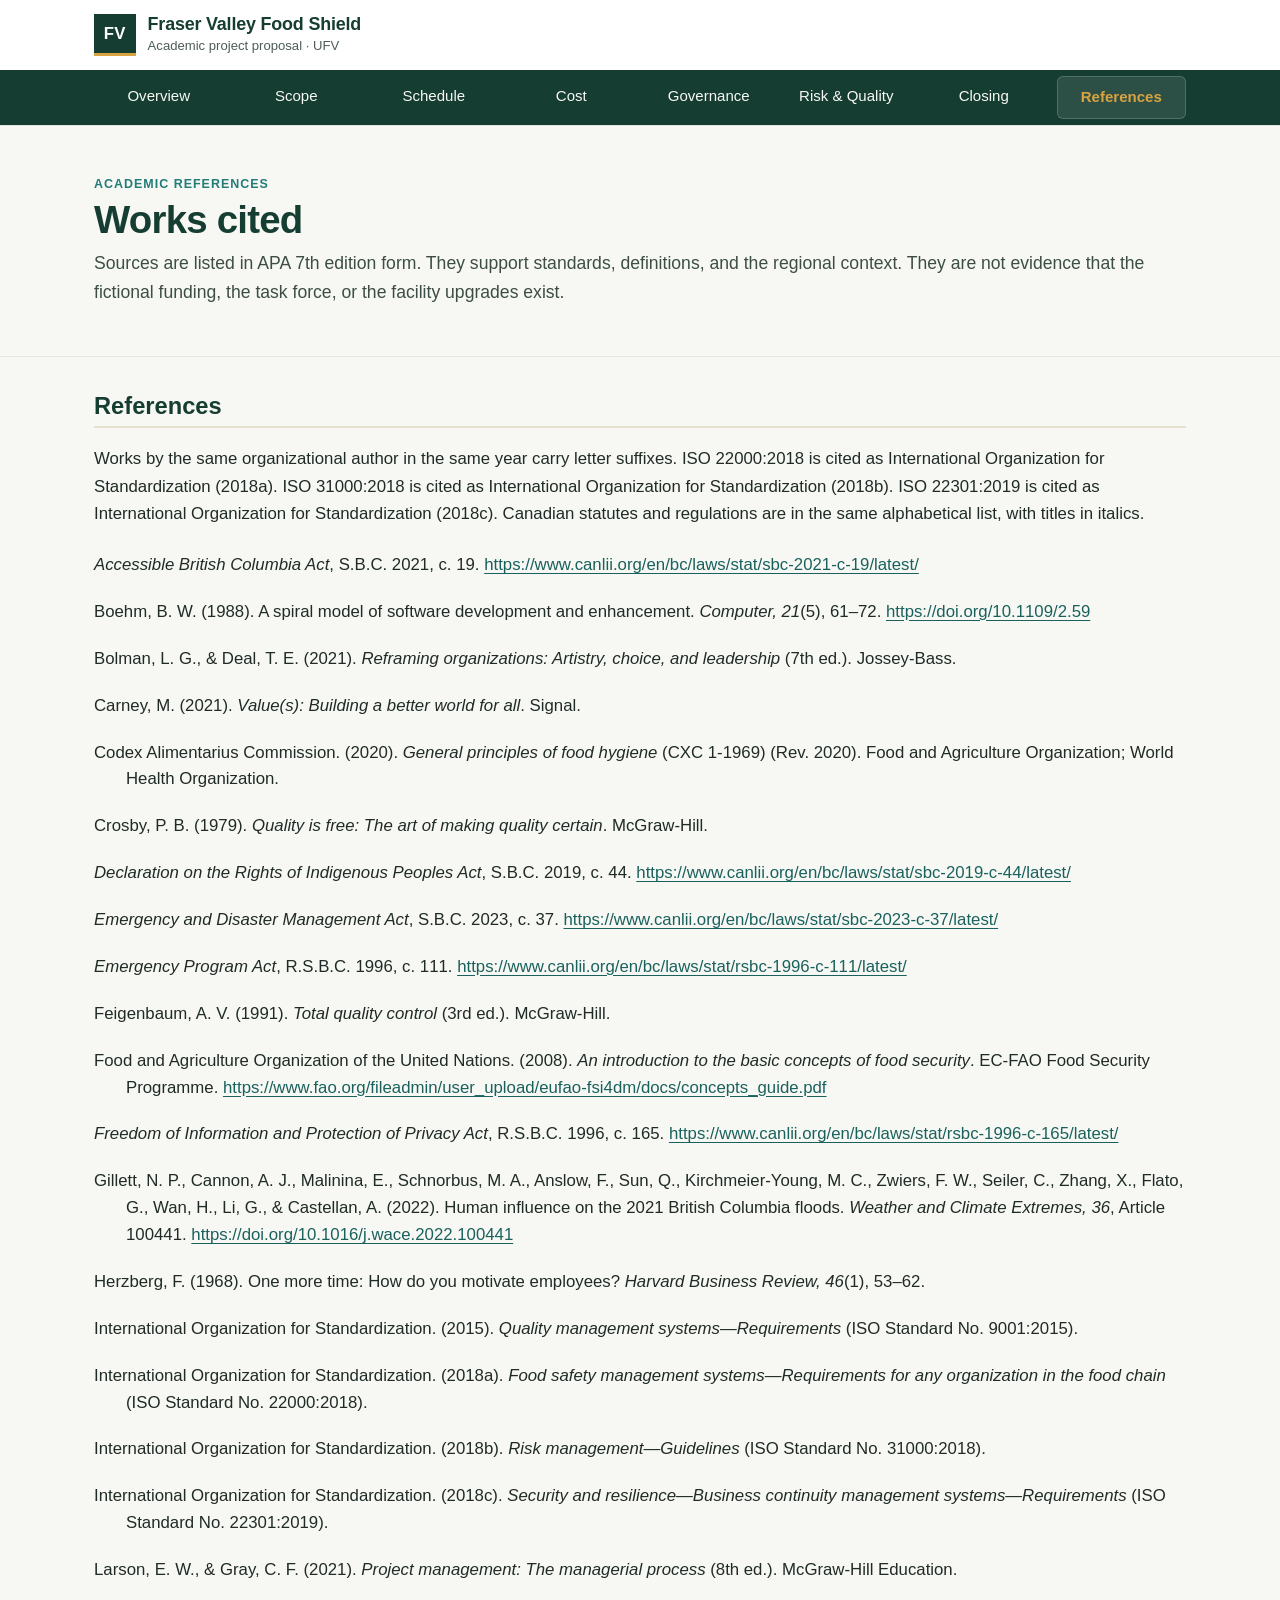
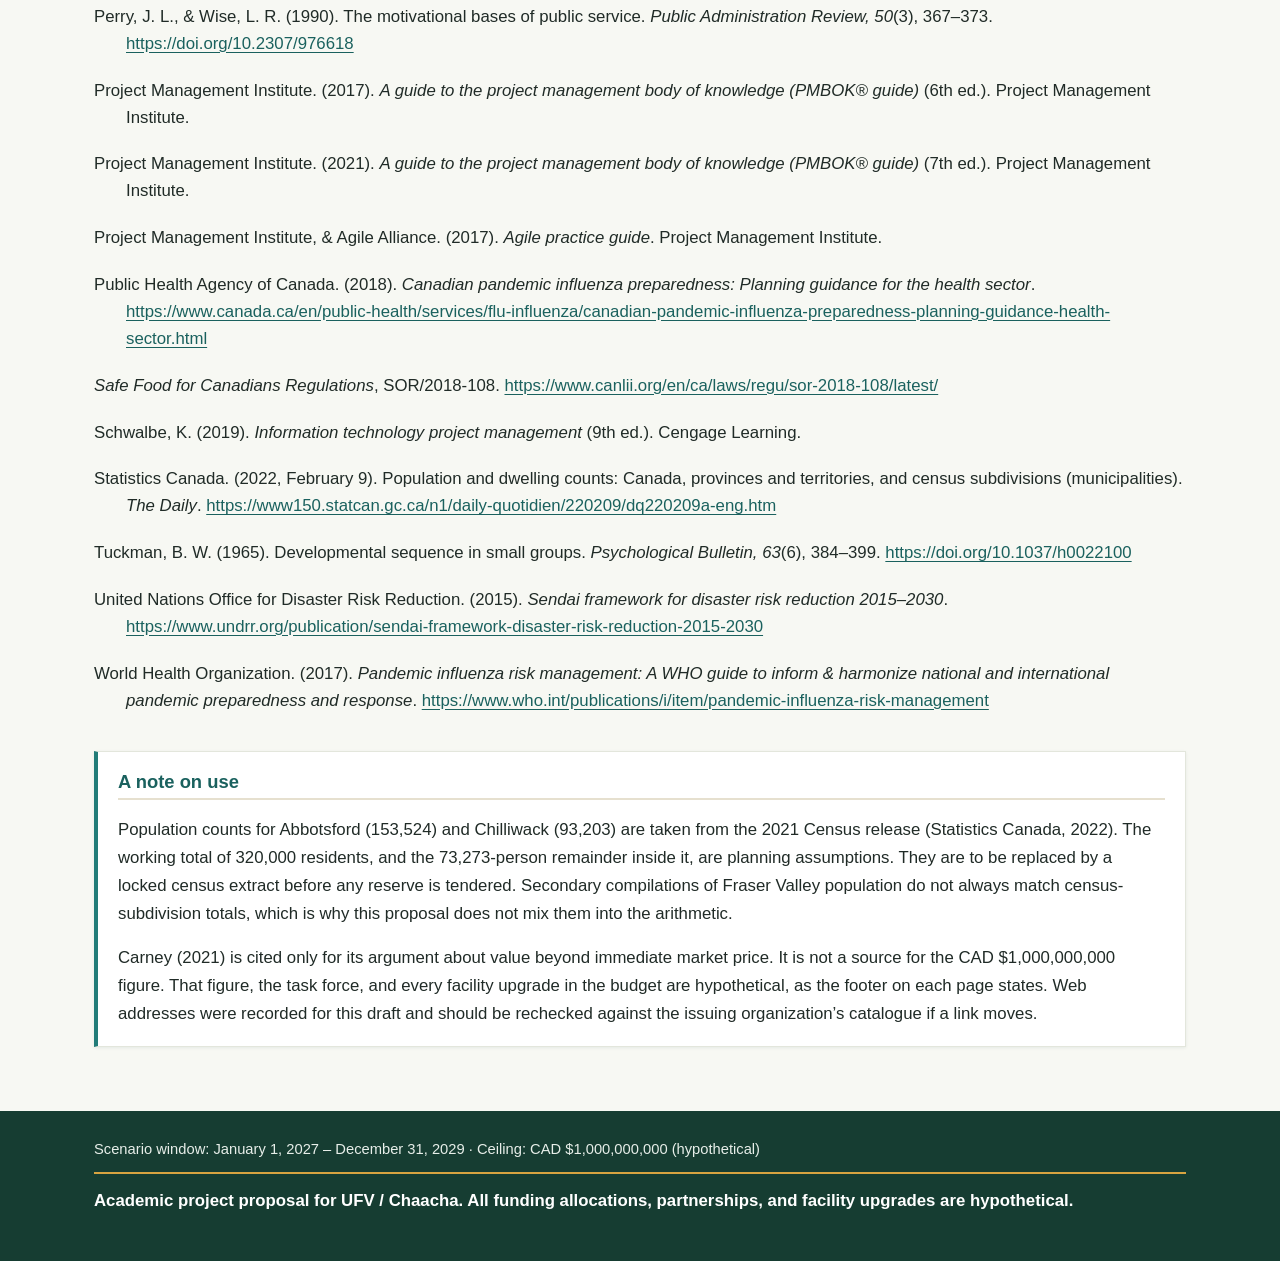
<file: references.html>
<!DOCTYPE html>
<html lang="en">
<head>
  <meta charset="utf-8">
  <meta name="viewport" content="width=device-width, initial-scale=1">
  <title>Academic References | Fraser Valley Food Shield</title>
  <meta name="description" content="APA 7th edition references for the Fraser Valley FoodShield academic project proposal.">
  <link rel="stylesheet" href="css/style.css">
</head>
<body>
  <a class="skip" href="#main">Skip to content</a>
  <header class="site-header">
    <div class="container header-inner">
      <a class="brand" href="index.html">
        <span class="brand-mark" aria-hidden="true">FV</span>
        <span>
          <strong>Fraser Valley Food Shield</strong>
          <small>Academic project proposal · UFV</small>
        </span>
      </a>
    </div>
    <nav class="site-nav" aria-label="Primary">
      <div class="container nav-bar">
        <button class="nav-toggle" type="button" aria-expanded="false" aria-controls="nav-list">Menu</button>
        <ul class="nav-list" id="nav-list">
          <li><a href="index.html">Overview</a></li>
          <li><a href="scope.html">Scope</a></li>
          <li><a href="time.html">Schedule</a></li>
          <li><a href="cost.html">Cost</a></li>
          <li><a href="governance.html">Governance</a></li>
          <li><a href="risk-quality.html">Risk &amp; Quality</a></li>
          <li><a href="closing.html">Closing</a></li>
          <li><a href="references.html" aria-current="page">References</a></li>
        </ul>
      </div>
    </nav>
  </header>

  <main id="main">
    <header class="page-intro">
      <div class="container">
        <p class="eyebrow">Academic references</p>
        <h1>Works cited</h1>
        <p>Sources are listed in APA 7th edition form. They support standards, definitions, and the regional context. They are not evidence that the fictional funding, the task force, or the facility upgrades exist.</p>
      </div>
    </header>

    <div class="container content">
      <h2 id="works">References</h2>
      <p>Works by the same organizational author in the same year carry letter suffixes. ISO 22000:2018 is cited as International Organization for Standardization (2018a). ISO 31000:2018 is cited as International Organization for Standardization (2018b). ISO 22301:2019 is cited as International Organization for Standardization (2018c). Canadian statutes and regulations are in the same alphabetical list, with titles in italics.</p>
      <ul class="references-list">
        <li class="reference-entry"><em>Accessible British Columbia Act</em>, S.B.C. 2021, c. 19. <a href="https://www.canlii.org/en/bc/laws/stat/sbc-2021-c-19/latest/">https://www.canlii.org/en/bc/laws/stat/sbc-2021-c-19/latest/</a></li>
        <li class="reference-entry">Boehm, B. W. (1988). A spiral model of software development and enhancement. <em>Computer, 21</em>(5), 61–72. <a href="https://doi.org/10.1109/2.59">https://doi.org/10.1109/2.59</a></li>
        <li class="reference-entry">Bolman, L. G., &amp; Deal, T. E. (2021). <em>Reframing organizations: Artistry, choice, and leadership</em> (7th ed.). Jossey-Bass.</li>
        <li class="reference-entry">Carney, M. (2021). <em>Value(s): Building a better world for all</em>. Signal.</li>
        <li class="reference-entry">Codex Alimentarius Commission. (2020). <em>General principles of food hygiene</em> (CXC 1-1969) (Rev. 2020). Food and Agriculture Organization; World Health Organization.</li>
        <li class="reference-entry">Crosby, P. B. (1979). <em>Quality is free: The art of making quality certain</em>. McGraw-Hill.</li>
        <li class="reference-entry"><em>Declaration on the Rights of Indigenous Peoples Act</em>, S.B.C. 2019, c. 44. <a href="https://www.canlii.org/en/bc/laws/stat/sbc-2019-c-44/latest/">https://www.canlii.org/en/bc/laws/stat/sbc-2019-c-44/latest/</a></li>
        <li class="reference-entry"><em>Emergency and Disaster Management Act</em>, S.B.C. 2023, c. 37. <a href="https://www.canlii.org/en/bc/laws/stat/sbc-2023-c-37/latest/">https://www.canlii.org/en/bc/laws/stat/sbc-2023-c-37/latest/</a></li>
        <li class="reference-entry"><em>Emergency Program Act</em>, R.S.B.C. 1996, c. 111. <a href="https://www.canlii.org/en/bc/laws/stat/rsbc-1996-c-111/latest/">https://www.canlii.org/en/bc/laws/stat/rsbc-1996-c-111/latest/</a></li>
        <li class="reference-entry">Feigenbaum, A. V. (1991). <em>Total quality control</em> (3rd ed.). McGraw-Hill.</li>
        <li class="reference-entry">Food and Agriculture Organization of the United Nations. (2008). <em>An introduction to the basic concepts of food security</em>. EC-FAO Food Security Programme. <a href="https://www.fao.org/fileadmin/user_upload/eufao-fsi4dm/docs/concepts_guide.pdf">https://www.fao.org/fileadmin/user_upload/eufao-fsi4dm/docs/concepts_guide.pdf</a></li>
        <li class="reference-entry"><em>Freedom of Information and Protection of Privacy Act</em>, R.S.B.C. 1996, c. 165. <a href="https://www.canlii.org/en/bc/laws/stat/rsbc-1996-c-165/latest/">https://www.canlii.org/en/bc/laws/stat/rsbc-1996-c-165/latest/</a></li>
        <li class="reference-entry">Gillett, N. P., Cannon, A. J., Malinina, E., Schnorbus, M. A., Anslow, F., Sun, Q., Kirchmeier-Young, M. C., Zwiers, F. W., Seiler, C., Zhang, X., Flato, G., Wan, H., Li, G., &amp; Castellan, A. (2022). Human influence on the 2021 British Columbia floods. <em>Weather and Climate Extremes, 36</em>, Article 100441. <a href="https://doi.org/10.1016/j.wace.2022.100441">https://doi.org/10.1016/j.wace.2022.100441</a></li>
        <li class="reference-entry">Herzberg, F. (1968). One more time: How do you motivate employees? <em>Harvard Business Review, 46</em>(1), 53–62.</li>
        <li class="reference-entry">International Organization for Standardization. (2015). <em>Quality management systems—Requirements</em> (ISO Standard No. 9001:2015).</li>
        <li class="reference-entry">International Organization for Standardization. (2018a). <em>Food safety management systems—Requirements for any organization in the food chain</em> (ISO Standard No. 22000:2018).</li>
        <li class="reference-entry">International Organization for Standardization. (2018b). <em>Risk management—Guidelines</em> (ISO Standard No. 31000:2018).</li>
        <li class="reference-entry">International Organization for Standardization. (2018c). <em>Security and resilience—Business continuity management systems—Requirements</em> (ISO Standard No. 22301:2019).</li>
        <li class="reference-entry">Larson, E. W., &amp; Gray, C. F. (2021). <em>Project management: The managerial process</em> (8th ed.). McGraw-Hill Education.</li>
        <li class="reference-entry">Perry, J. L., &amp; Wise, L. R. (1990). The motivational bases of public service. <em>Public Administration Review, 50</em>(3), 367–373. <a href="https://doi.org/10.2307/976618">https://doi.org/10.2307/976618</a></li>
        <li class="reference-entry">Project Management Institute. (2017). <em>A guide to the project management body of knowledge (PMBOK® guide)</em> (6th ed.). Project Management Institute.</li>
        <li class="reference-entry">Project Management Institute. (2021). <em>A guide to the project management body of knowledge (PMBOK® guide)</em> (7th ed.). Project Management Institute.</li>
        <li class="reference-entry">Project Management Institute, &amp; Agile Alliance. (2017). <em>Agile practice guide</em>. Project Management Institute.</li>
        <li class="reference-entry">Public Health Agency of Canada. (2018). <em>Canadian pandemic influenza preparedness: Planning guidance for the health sector</em>. <a href="https://www.canada.ca/en/public-health/services/flu-influenza/canadian-pandemic-influenza-preparedness-planning-guidance-health-sector.html">https://www.canada.ca/en/public-health/services/flu-influenza/canadian-pandemic-influenza-preparedness-planning-guidance-health-sector.html</a></li>
        <li class="reference-entry"><em>Safe Food for Canadians Regulations</em>, SOR/2018-108. <a href="https://www.canlii.org/en/ca/laws/regu/sor-2018-108/latest/">https://www.canlii.org/en/ca/laws/regu/sor-2018-108/latest/</a></li>
        <li class="reference-entry">Schwalbe, K. (2019). <em>Information technology project management</em> (9th ed.). Cengage Learning.</li>
        <li class="reference-entry">Statistics Canada. (2022, February 9). Population and dwelling counts: Canada, provinces and territories, and census subdivisions (municipalities). <em>The Daily</em>. <a href="https://www150.statcan.gc.ca/n1/daily-quotidien/220209/dq220209a-eng.htm">https://www150.statcan.gc.ca/n1/daily-quotidien/220209/dq220209a-eng.htm</a></li>
        <li class="reference-entry">Tuckman, B. W. (1965). Developmental sequence in small groups. <em>Psychological Bulletin, 63</em>(6), 384–399. <a href="https://doi.org/10.1037/h0022100">https://doi.org/10.1037/h0022100</a></li>
        <li class="reference-entry">United Nations Office for Disaster Risk Reduction. (2015). <em>Sendai framework for disaster risk reduction 2015–2030</em>. <a href="https://www.undrr.org/publication/sendai-framework-disaster-risk-reduction-2015-2030">https://www.undrr.org/publication/sendai-framework-disaster-risk-reduction-2015-2030</a></li>
        <li class="reference-entry">World Health Organization. (2017). <em>Pandemic influenza risk management: A WHO guide to inform &amp; harmonize national and international pandemic preparedness and response</em>. <a href="https://www.who.int/publications/i/item/pandemic-influenza-risk-management">https://www.who.int/publications/i/item/pandemic-influenza-risk-management</a></li>
      </ul>

      <aside class="callout-box" id="note">
        <h2>A note on use</h2>
        <p>Population counts for Abbotsford (153,524) and Chilliwack (93,203) are taken from the 2021 Census release (Statistics Canada, 2022). The working total of 320,000 residents, and the 73,273-person remainder inside it, are planning assumptions. They are to be replaced by a locked census extract before any reserve is tendered. Secondary compilations of Fraser Valley population do not always match census-subdivision totals, which is why this proposal does not mix them into the arithmetic.</p>
        <p>Carney (2021) is cited only for its argument about value beyond immediate market price. It is not a source for the CAD $1,000,000,000 figure. That figure, the task force, and every facility upgrade in the budget are hypothetical, as the footer on each page states. Web addresses were recorded for this draft and should be rechecked against the issuing organization’s catalogue if a link moves.</p>
      </aside>
    </div>
  </main>

  <footer class="site-footer">
    <div class="container">
  
      <p class="footer-meta">Scenario window: January 1, 2027 – December 31, 2029 · Ceiling: CAD $1,000,000,000 (hypothetical)</p>
      <p class="disclaimer">Academic project proposal for UFV / Chaacha. All funding allocations, partnerships, and facility upgrades are hypothetical.</p>
    </div>
  </footer>
  <script src="js/main.js"></script>
</body>
</html>
</file>
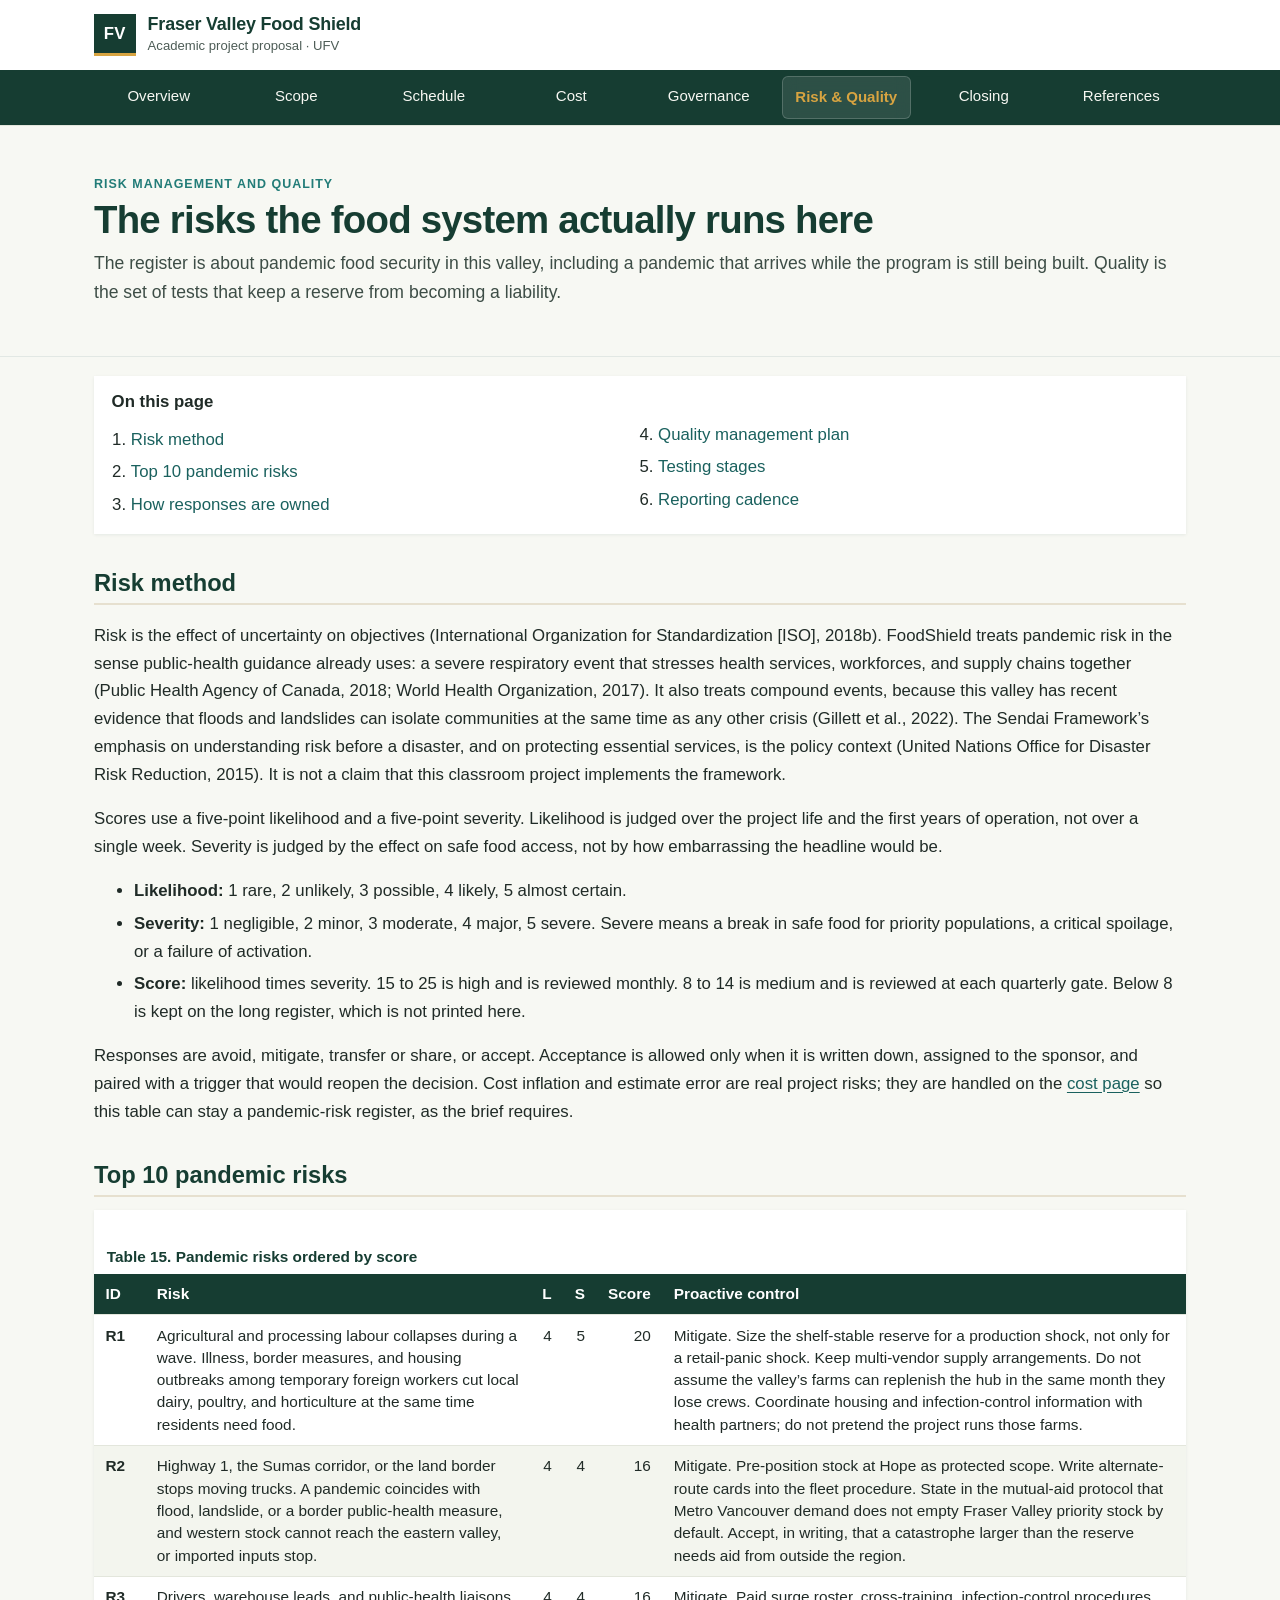
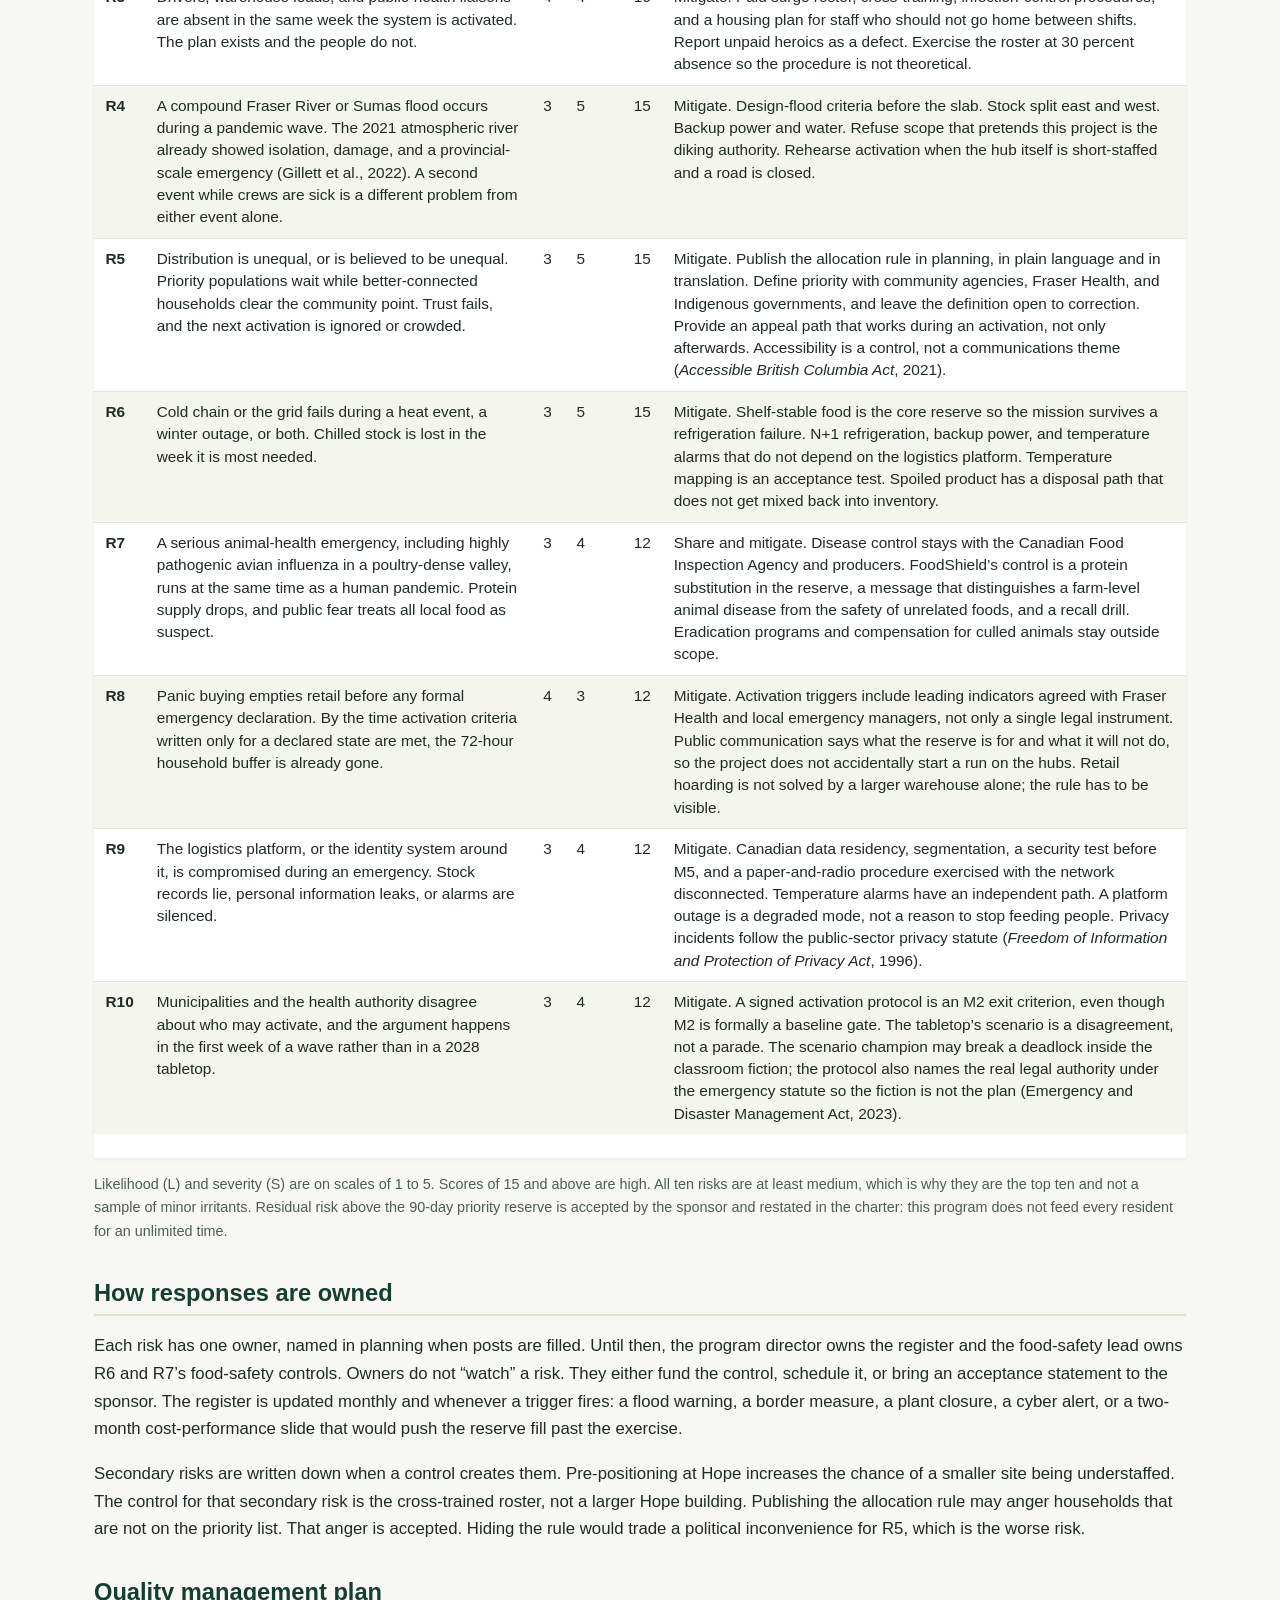
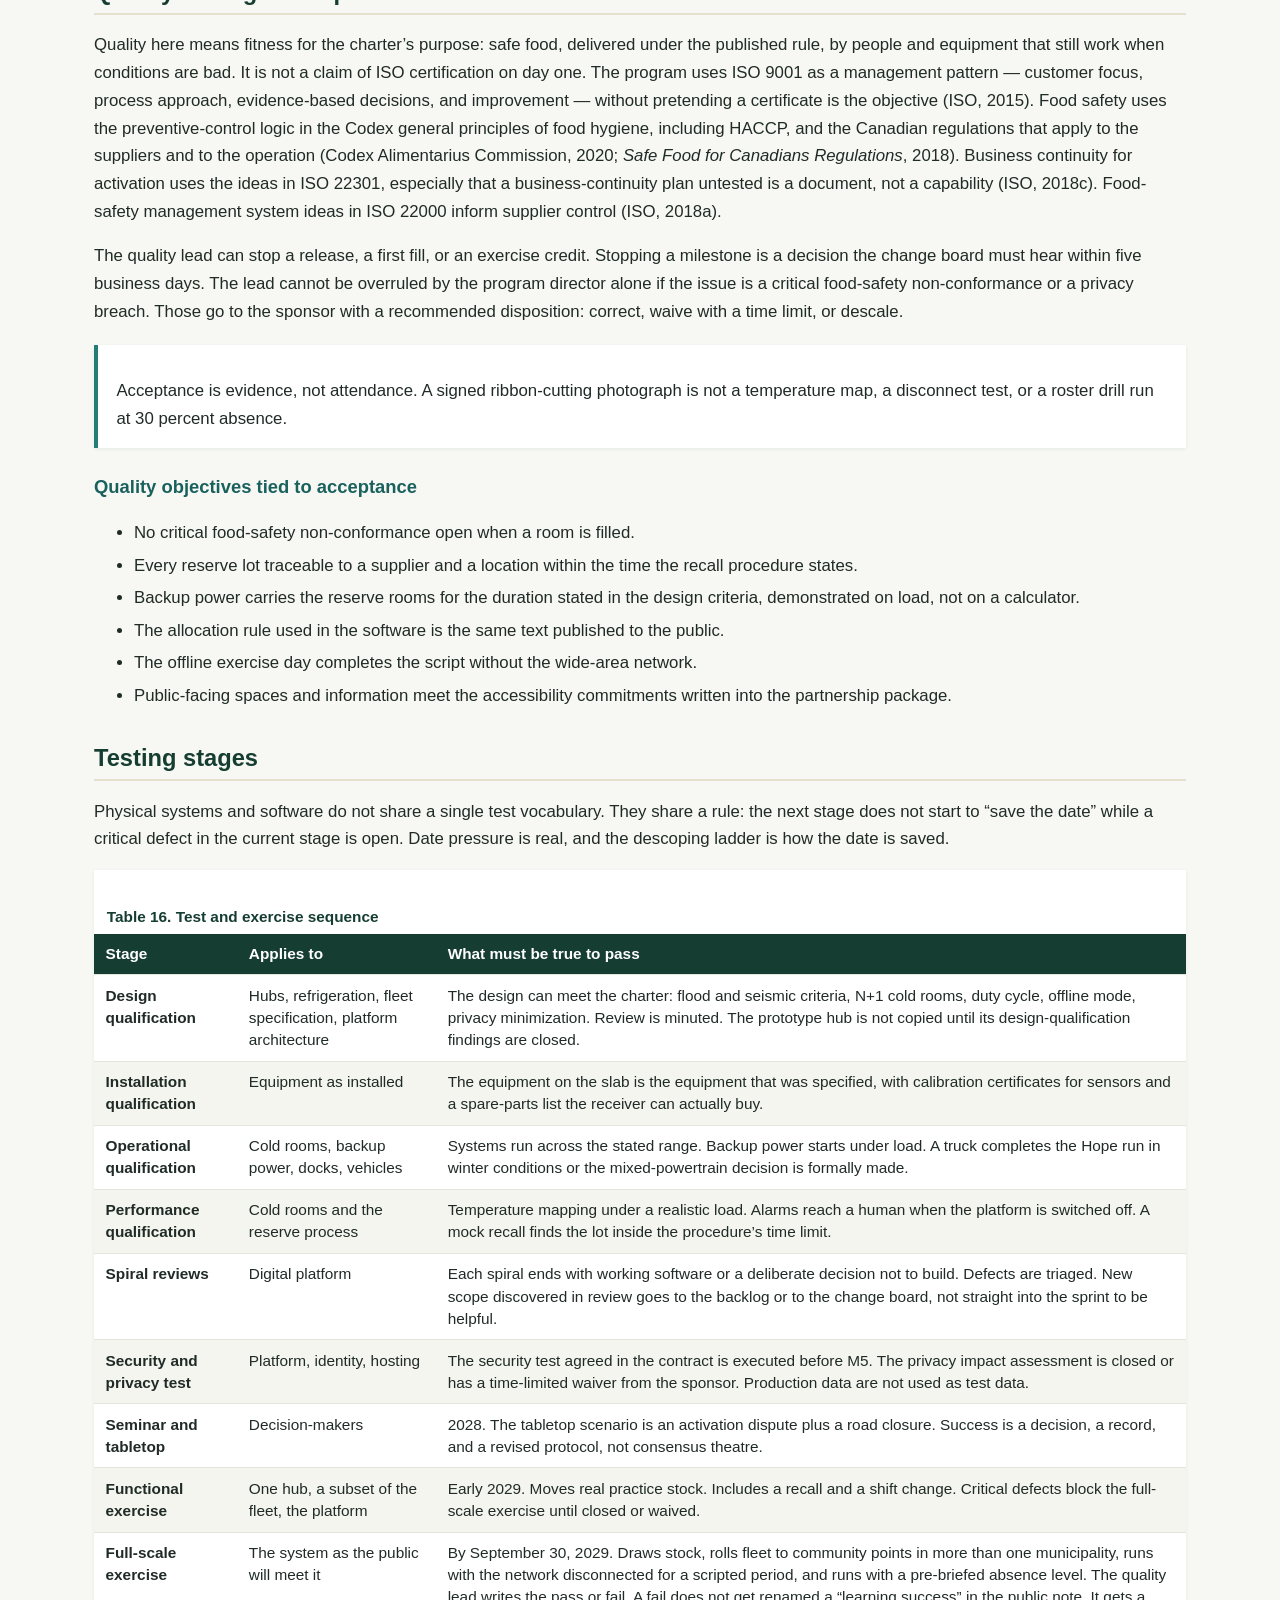
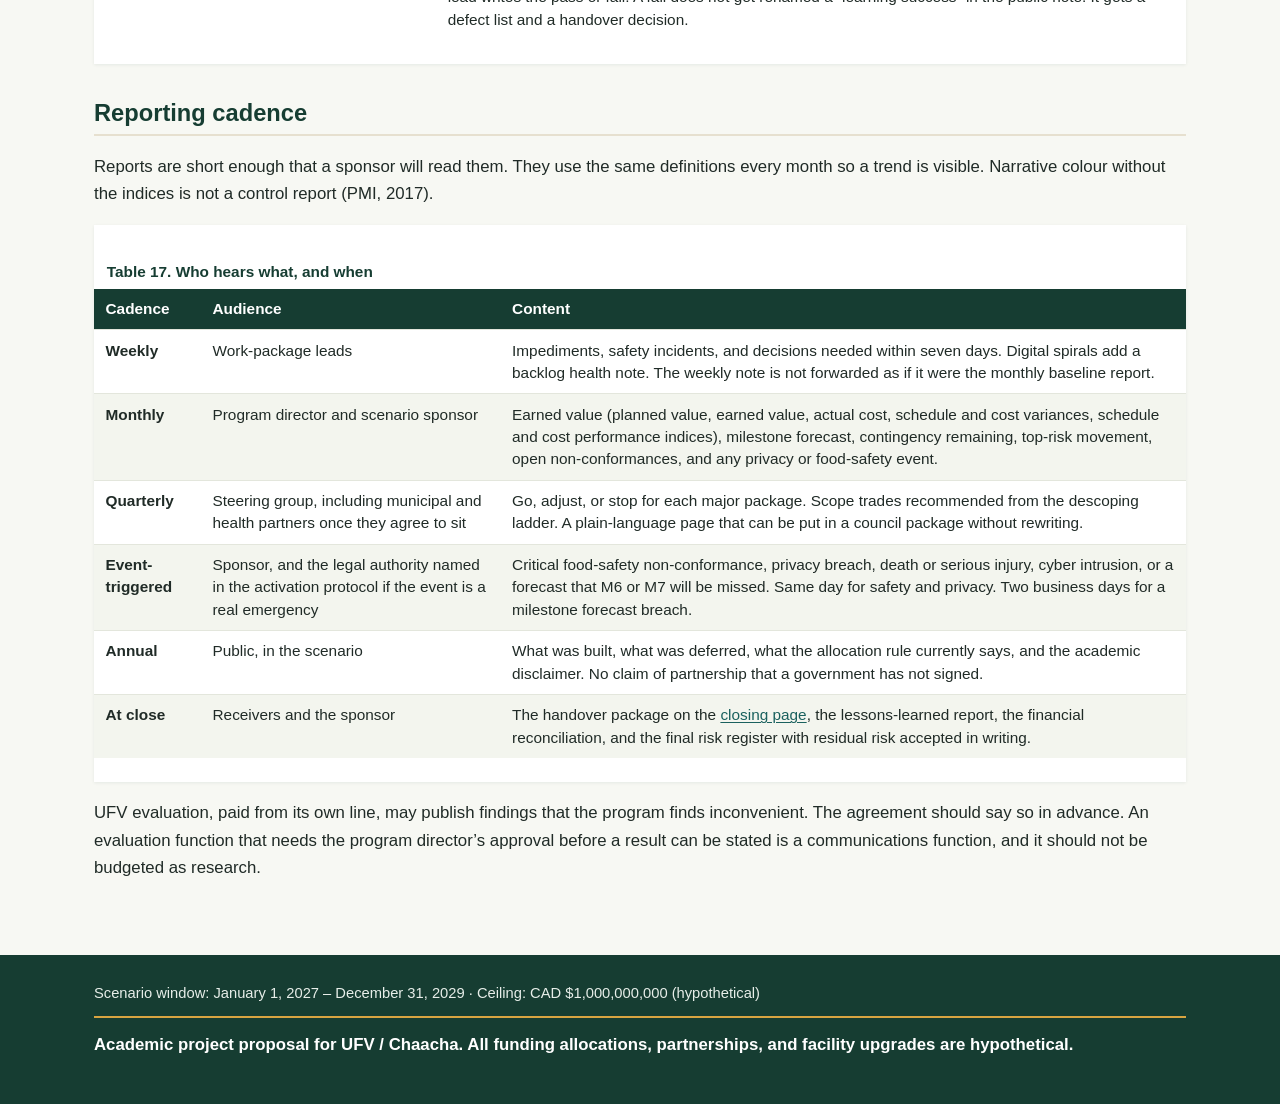
<file: risk-quality.html>
<!DOCTYPE html>
<html lang="en">
<head>
  <meta charset="utf-8">
  <meta name="viewport" content="width=device-width, initial-scale=1">
  <title>Risk Management and Quality | Fraser Valley Food Shield</title>
  <meta name="description" content="Top 10 pandemic risks, quality management plan, testing stages, and reporting cadence for Fraser Valley FoodShield.">
  <link rel="stylesheet" href="css/style.css">
</head>
<body>
  <a class="skip" href="#main">Skip to content</a>
  <header class="site-header">
    <div class="container header-inner">
      <a class="brand" href="index.html">
        <span class="brand-mark" aria-hidden="true">FV</span>
        <span>
          <strong>Fraser Valley Food Shield</strong>
          <small>Academic project proposal · UFV</small>
        </span>
      </a>
    </div>
    <nav class="site-nav" aria-label="Primary">
      <div class="container nav-bar">
        <button class="nav-toggle" type="button" aria-expanded="false" aria-controls="nav-list">Menu</button>
        <ul class="nav-list" id="nav-list">
          <li><a href="index.html">Overview</a></li>
          <li><a href="scope.html">Scope</a></li>
          <li><a href="time.html">Schedule</a></li>
          <li><a href="cost.html">Cost</a></li>
          <li><a href="governance.html">Governance</a></li>
          <li><a href="risk-quality.html" aria-current="page">Risk &amp; Quality</a></li>
          <li><a href="closing.html">Closing</a></li>
          <li><a href="references.html">References</a></li>
        </ul>
      </div>
    </nav>
  </header>

  <main id="main">
    <header class="page-intro">
      <div class="container">
        <p class="eyebrow">Risk management and quality</p>
        <h1>The risks the food system actually runs here</h1>
        <p>The register is about pandemic food security in this valley, including a pandemic that arrives while the program is still being built. Quality is the set of tests that keep a reserve from becoming a liability.</p>
      </div>
    </header>

    <div class="container content">
      <nav class="toc" aria-label="On this page">
        <strong>On this page</strong>
        <ol>
          <li><a href="#method">Risk method</a></li>
          <li><a href="#top10">Top 10 pandemic risks</a></li>
          <li><a href="#response">How responses are owned</a></li>
          <li><a href="#quality">Quality management plan</a></li>
          <li><a href="#testing">Testing stages</a></li>
          <li><a href="#reporting">Reporting cadence</a></li>
        </ol>
      </nav>

      <h2 id="method">Risk method</h2>
      <p>Risk is the effect of uncertainty on objectives (International Organization for Standardization [ISO], 2018b). FoodShield treats pandemic risk in the sense public-health guidance already uses: a severe respiratory event that stresses health services, workforces, and supply chains together (Public Health Agency of Canada, 2018; World Health Organization, 2017). It also treats compound events, because this valley has recent evidence that floods and landslides can isolate communities at the same time as any other crisis (Gillett et al., 2022). The Sendai Framework’s emphasis on understanding risk before a disaster, and on protecting essential services, is the policy context (United Nations Office for Disaster Risk Reduction, 2015). It is not a claim that this classroom project implements the framework.</p>
      <p>Scores use a five-point likelihood and a five-point severity. Likelihood is judged over the project life and the first years of operation, not over a single week. Severity is judged by the effect on safe food access, not by how embarrassing the headline would be.</p>
      <ul>
        <li><strong>Likelihood:</strong> 1 rare, 2 unlikely, 3 possible, 4 likely, 5 almost certain.</li>
        <li><strong>Severity:</strong> 1 negligible, 2 minor, 3 moderate, 4 major, 5 severe. Severe means a break in safe food for priority populations, a critical spoilage, or a failure of activation.</li>
        <li><strong>Score:</strong> likelihood times severity. 15 to 25 is high and is reviewed monthly. 8 to 14 is medium and is reviewed at each quarterly gate. Below 8 is kept on the long register, which is not printed here.</li>
      </ul>
      <p>Responses are avoid, mitigate, transfer or share, or accept. Acceptance is allowed only when it is written down, assigned to the sponsor, and paired with a trigger that would reopen the decision. Cost inflation and estimate error are real project risks; they are handled on the <a href="cost.html#controls">cost page</a> so this table can stay a pandemic-risk register, as the brief requires.</p>

      <h2 id="top10">Top 10 pandemic risks</h2>
      <div class="table-wrap">
        <table>
          <caption>Table 15. Pandemic risks ordered by score</caption>
          <thead>
            <tr>
              <th scope="col">ID</th>
              <th scope="col">Risk</th>
              <th scope="col" class="num">L</th>
              <th scope="col" class="num">S</th>
              <th scope="col" class="num">Score</th>
              <th scope="col">Proactive control</th>
            </tr>
          </thead>
          <tbody>
            <tr>
              <th scope="row">R1</th>
              <td>Agricultural and processing labour collapses during a wave. Illness, border measures, and housing outbreaks among temporary foreign workers cut local dairy, poultry, and horticulture at the same time residents need food.</td>
              <td class="num">4</td>
              <td class="num">5</td>
              <td class="num">20</td>
              <td>Mitigate. Size the shelf-stable reserve for a production shock, not only for a retail-panic shock. Keep multi-vendor supply arrangements. Do not assume the valley’s farms can replenish the hub in the same month they lose crews. Coordinate housing and infection-control information with health partners; do not pretend the project runs those farms.</td>
            </tr>
            <tr>
              <th scope="row">R2</th>
              <td>Highway 1, the Sumas corridor, or the land border stops moving trucks. A pandemic coincides with flood, landslide, or a border public-health measure, and western stock cannot reach the eastern valley, or imported inputs stop.</td>
              <td class="num">4</td>
              <td class="num">4</td>
              <td class="num">16</td>
              <td>Mitigate. Pre-position stock at Hope as protected scope. Write alternate-route cards into the fleet procedure. State in the mutual-aid protocol that Metro Vancouver demand does not empty Fraser Valley priority stock by default. Accept, in writing, that a catastrophe larger than the reserve needs aid from outside the region.</td>
            </tr>
            <tr>
              <th scope="row">R3</th>
              <td>Drivers, warehouse leads, and public-health liaisons are absent in the same week the system is activated. The plan exists and the people do not.</td>
              <td class="num">4</td>
              <td class="num">4</td>
              <td class="num">16</td>
              <td>Mitigate. Paid surge roster, cross-training, infection-control procedures, and a housing plan for staff who should not go home between shifts. Report unpaid heroics as a defect. Exercise the roster at 30 percent absence so the procedure is not theoretical.</td>
            </tr>
            <tr>
              <th scope="row">R4</th>
              <td>A compound Fraser River or Sumas flood occurs during a pandemic wave. The 2021 atmospheric river already showed isolation, damage, and a provincial-scale emergency (Gillett et al., 2022). A second event while crews are sick is a different problem from either event alone.</td>
              <td class="num">3</td>
              <td class="num">5</td>
              <td class="num">15</td>
              <td>Mitigate. Design-flood criteria before the slab. Stock split east and west. Backup power and water. Refuse scope that pretends this project is the diking authority. Rehearse activation when the hub itself is short-staffed and a road is closed.</td>
            </tr>
            <tr>
              <th scope="row">R5</th>
              <td>Distribution is unequal, or is believed to be unequal. Priority populations wait while better-connected households clear the community point. Trust fails, and the next activation is ignored or crowded.</td>
              <td class="num">3</td>
              <td class="num">5</td>
              <td class="num">15</td>
              <td>Mitigate. Publish the allocation rule in planning, in plain language and in translation. Define priority with community agencies, Fraser Health, and Indigenous governments, and leave the definition open to correction. Provide an appeal path that works during an activation, not only afterwards. Accessibility is a control, not a communications theme (<cite>Accessible British Columbia Act</cite>, 2021).</td>
            </tr>
            <tr>
              <th scope="row">R6</th>
              <td>Cold chain or the grid fails during a heat event, a winter outage, or both. Chilled stock is lost in the week it is most needed.</td>
              <td class="num">3</td>
              <td class="num">5</td>
              <td class="num">15</td>
              <td>Mitigate. Shelf-stable food is the core reserve so the mission survives a refrigeration failure. N+1 refrigeration, backup power, and temperature alarms that do not depend on the logistics platform. Temperature mapping is an acceptance test. Spoiled product has a disposal path that does not get mixed back into inventory.</td>
            </tr>
            <tr>
              <th scope="row">R7</th>
              <td>A serious animal-health emergency, including highly pathogenic avian influenza in a poultry-dense valley, runs at the same time as a human pandemic. Protein supply drops, and public fear treats all local food as suspect.</td>
              <td class="num">3</td>
              <td class="num">4</td>
              <td class="num">12</td>
              <td>Share and mitigate. Disease control stays with the Canadian Food Inspection Agency and producers. FoodShield’s control is a protein substitution in the reserve, a message that distinguishes a farm-level animal disease from the safety of unrelated foods, and a recall drill. Eradication programs and compensation for culled animals stay outside scope.</td>
            </tr>
            <tr>
              <th scope="row">R8</th>
              <td>Panic buying empties retail before any formal emergency declaration. By the time activation criteria written only for a declared state are met, the 72-hour household buffer is already gone.</td>
              <td class="num">4</td>
              <td class="num">3</td>
              <td class="num">12</td>
              <td>Mitigate. Activation triggers include leading indicators agreed with Fraser Health and local emergency managers, not only a single legal instrument. Public communication says what the reserve is for and what it will not do, so the project does not accidentally start a run on the hubs. Retail hoarding is not solved by a larger warehouse alone; the rule has to be visible.</td>
            </tr>
            <tr>
              <th scope="row">R9</th>
              <td>The logistics platform, or the identity system around it, is compromised during an emergency. Stock records lie, personal information leaks, or alarms are silenced.</td>
              <td class="num">3</td>
              <td class="num">4</td>
              <td class="num">12</td>
              <td>Mitigate. Canadian data residency, segmentation, a security test before M5, and a paper-and-radio procedure exercised with the network disconnected. Temperature alarms have an independent path. A platform outage is a degraded mode, not a reason to stop feeding people. Privacy incidents follow the public-sector privacy statute (<cite>Freedom of Information and Protection of Privacy Act</cite>, 1996).</td>
            </tr>
            <tr>
              <th scope="row">R10</th>
              <td>Municipalities and the health authority disagree about who may activate, and the argument happens in the first week of a wave rather than in a 2028 tabletop.</td>
              <td class="num">3</td>
              <td class="num">4</td>
              <td class="num">12</td>
              <td>Mitigate. A signed activation protocol is an M2 exit criterion, even though M2 is formally a baseline gate. The tabletop’s scenario is a disagreement, not a parade. The scenario champion may break a deadlock inside the classroom fiction; the protocol also names the real legal authority under the emergency statute so the fiction is not the plan (Emergency and Disaster Management Act, 2023).</td>
            </tr>
          </tbody>
        </table>
      </div>
      <p class="table-note">Likelihood (L) and severity (S) are on scales of 1 to 5. Scores of 15 and above are high. All ten risks are at least medium, which is why they are the top ten and not a sample of minor irritants. Residual risk above the 90-day priority reserve is accepted by the sponsor and restated in the charter: this program does not feed every resident for an unlimited time.</p>

      <h2 id="response">How responses are owned</h2>
      <p>Each risk has one owner, named in planning when posts are filled. Until then, the program director owns the register and the food-safety lead owns R6 and R7’s food-safety controls. Owners do not “watch” a risk. They either fund the control, schedule it, or bring an acceptance statement to the sponsor. The register is updated monthly and whenever a trigger fires: a flood warning, a border measure, a plant closure, a cyber alert, or a two-month cost-performance slide that would push the reserve fill past the exercise.</p>
      <p>Secondary risks are written down when a control creates them. Pre-positioning at Hope increases the chance of a smaller site being understaffed. The control for that secondary risk is the cross-trained roster, not a larger Hope building. Publishing the allocation rule may anger households that are not on the priority list. That anger is accepted. Hiding the rule would trade a political inconvenience for R5, which is the worse risk.</p>

      <h2 id="quality">Quality management plan</h2>
      <p>Quality here means fitness for the charter’s purpose: safe food, delivered under the published rule, by people and equipment that still work when conditions are bad. It is not a claim of ISO certification on day one. The program uses ISO 9001 as a management pattern — customer focus, process approach, evidence-based decisions, and improvement — without pretending a certificate is the objective (ISO, 2015). Food safety uses the preventive-control logic in the Codex general principles of food hygiene, including HACCP, and the Canadian regulations that apply to the suppliers and to the operation (Codex Alimentarius Commission, 2020; <cite>Safe Food for Canadians Regulations</cite>, 2018). Business continuity for activation uses the ideas in ISO 22301, especially that a business-continuity plan untested is a document, not a capability (ISO, 2018c). Food-safety management system ideas in ISO 22000 inform supplier control (ISO, 2018a).</p>
      <p>The quality lead can stop a release, a first fill, or an exercise credit. Stopping a milestone is a decision the change board must hear within five business days. The lead cannot be overruled by the program director alone if the issue is a critical food-safety non-conformance or a privacy breach. Those go to the sponsor with a recommended disposition: correct, waive with a time limit, or descale.</p>
      <div class="callout callout-teal">
        <p>Acceptance is evidence, not attendance. A signed ribbon-cutting photograph is not a temperature map, a disconnect test, or a roster drill run at 30 percent absence.</p>
      </div>
      <h3>Quality objectives tied to acceptance</h3>
      <ul>
        <li>No critical food-safety non-conformance open when a room is filled.</li>
        <li>Every reserve lot traceable to a supplier and a location within the time the recall procedure states.</li>
        <li>Backup power carries the reserve rooms for the duration stated in the design criteria, demonstrated on load, not on a calculator.</li>
        <li>The allocation rule used in the software is the same text published to the public.</li>
        <li>The offline exercise day completes the script without the wide-area network.</li>
        <li>Public-facing spaces and information meet the accessibility commitments written into the partnership package.</li>
      </ul>

      <h2 id="testing">Testing stages</h2>
      <p>Physical systems and software do not share a single test vocabulary. They share a rule: the next stage does not start to “save the date” while a critical defect in the current stage is open. Date pressure is real, and the descoping ladder is how the date is saved.</p>
      <div class="table-wrap">
        <table>
          <caption>Table 16. Test and exercise sequence</caption>
          <thead>
            <tr>
              <th scope="col">Stage</th>
              <th scope="col">Applies to</th>
              <th scope="col">What must be true to pass</th>
            </tr>
          </thead>
          <tbody>
            <tr>
              <th scope="row">Design qualification</th>
              <td>Hubs, refrigeration, fleet specification, platform architecture</td>
              <td>The design can meet the charter: flood and seismic criteria, N+1 cold rooms, duty cycle, offline mode, privacy minimization. Review is minuted. The prototype hub is not copied until its design-qualification findings are closed.</td>
            </tr>
            <tr>
              <th scope="row">Installation qualification</th>
              <td>Equipment as installed</td>
              <td>The equipment on the slab is the equipment that was specified, with calibration certificates for sensors and a spare-parts list the receiver can actually buy.</td>
            </tr>
            <tr>
              <th scope="row">Operational qualification</th>
              <td>Cold rooms, backup power, docks, vehicles</td>
              <td>Systems run across the stated range. Backup power starts under load. A truck completes the Hope run in winter conditions or the mixed-powertrain decision is formally made.</td>
            </tr>
            <tr>
              <th scope="row">Performance qualification</th>
              <td>Cold rooms and the reserve process</td>
              <td>Temperature mapping under a realistic load. Alarms reach a human when the platform is switched off. A mock recall finds the lot inside the procedure’s time limit.</td>
            </tr>
            <tr>
              <th scope="row">Spiral reviews</th>
              <td>Digital platform</td>
              <td>Each spiral ends with working software or a deliberate decision not to build. Defects are triaged. New scope discovered in review goes to the backlog or to the change board, not straight into the sprint to be helpful.</td>
            </tr>
            <tr>
              <th scope="row">Security and privacy test</th>
              <td>Platform, identity, hosting</td>
              <td>The security test agreed in the contract is executed before M5. The privacy impact assessment is closed or has a time-limited waiver from the sponsor. Production data are not used as test data.</td>
            </tr>
            <tr>
              <th scope="row">Seminar and tabletop</th>
              <td>Decision-makers</td>
              <td>2028. The tabletop scenario is an activation dispute plus a road closure. Success is a decision, a record, and a revised protocol, not consensus theatre.</td>
            </tr>
            <tr>
              <th scope="row">Functional exercise</th>
              <td>One hub, a subset of the fleet, the platform</td>
              <td>Early 2029. Moves real practice stock. Includes a recall and a shift change. Critical defects block the full-scale exercise until closed or waived.</td>
            </tr>
            <tr>
              <th scope="row">Full-scale exercise</th>
              <td>The system as the public will meet it</td>
              <td>By September 30, 2029. Draws stock, rolls fleet to community points in more than one municipality, runs with the network disconnected for a scripted period, and runs with a pre-briefed absence level. The quality lead writes the pass or fail. A fail does not get renamed a “learning success” in the public note. It gets a defect list and a handover decision.</td>
            </tr>
          </tbody>
        </table>
      </div>

      <h2 id="reporting">Reporting cadence</h2>
      <p>Reports are short enough that a sponsor will read them. They use the same definitions every month so a trend is visible. Narrative colour without the indices is not a control report (PMI, 2017).</p>
      <div class="table-wrap">
        <table>
          <caption>Table 17. Who hears what, and when</caption>
          <thead>
            <tr>
              <th scope="col">Cadence</th>
              <th scope="col">Audience</th>
              <th scope="col">Content</th>
            </tr>
          </thead>
          <tbody>
            <tr>
              <th scope="row">Weekly</th>
              <td>Work-package leads</td>
              <td>Impediments, safety incidents, and decisions needed within seven days. Digital spirals add a backlog health note. The weekly note is not forwarded as if it were the monthly baseline report.</td>
            </tr>
            <tr>
              <th scope="row">Monthly</th>
              <td>Program director and scenario sponsor</td>
              <td>Earned value (planned value, earned value, actual cost, schedule and cost variances, schedule and cost performance indices), milestone forecast, contingency remaining, top-risk movement, open non-conformances, and any privacy or food-safety event.</td>
            </tr>
            <tr>
              <th scope="row">Quarterly</th>
              <td>Steering group, including municipal and health partners once they agree to sit</td>
              <td>Go, adjust, or stop for each major package. Scope trades recommended from the descoping ladder. A plain-language page that can be put in a council package without rewriting.</td>
            </tr>
            <tr>
              <th scope="row">Event-triggered</th>
              <td>Sponsor, and the legal authority named in the activation protocol if the event is a real emergency</td>
              <td>Critical food-safety non-conformance, privacy breach, death or serious injury, cyber intrusion, or a forecast that M6 or M7 will be missed. Same day for safety and privacy. Two business days for a milestone forecast breach.</td>
            </tr>
            <tr>
              <th scope="row">Annual</th>
              <td>Public, in the scenario</td>
              <td>What was built, what was deferred, what the allocation rule currently says, and the academic disclaimer. No claim of partnership that a government has not signed.</td>
            </tr>
            <tr>
              <th scope="row">At close</th>
              <td>Receivers and the sponsor</td>
              <td>The handover package on the <a href="closing.html">closing page</a>, the lessons-learned report, the financial reconciliation, and the final risk register with residual risk accepted in writing.</td>
            </tr>
          </tbody>
        </table>
      </div>
      <p>UFV evaluation, paid from its own line, may publish findings that the program finds inconvenient. The agreement should say so in advance. An evaluation function that needs the program director’s approval before a result can be stated is a communications function, and it should not be budgeted as research.</p>
    </div>
  </main>

  <footer class="site-footer">
    <div class="container">
    
      <p class="footer-meta">Scenario window: January 1, 2027 – December 31, 2029 · Ceiling: CAD $1,000,000,000 (hypothetical)</p>
      <p class="disclaimer">Academic project proposal for UFV / Chaacha. All funding allocations, partnerships, and facility upgrades are hypothetical.</p>
    </div>
  </footer>
  <script src="js/main.js"></script>
</body>
</html>
</file>
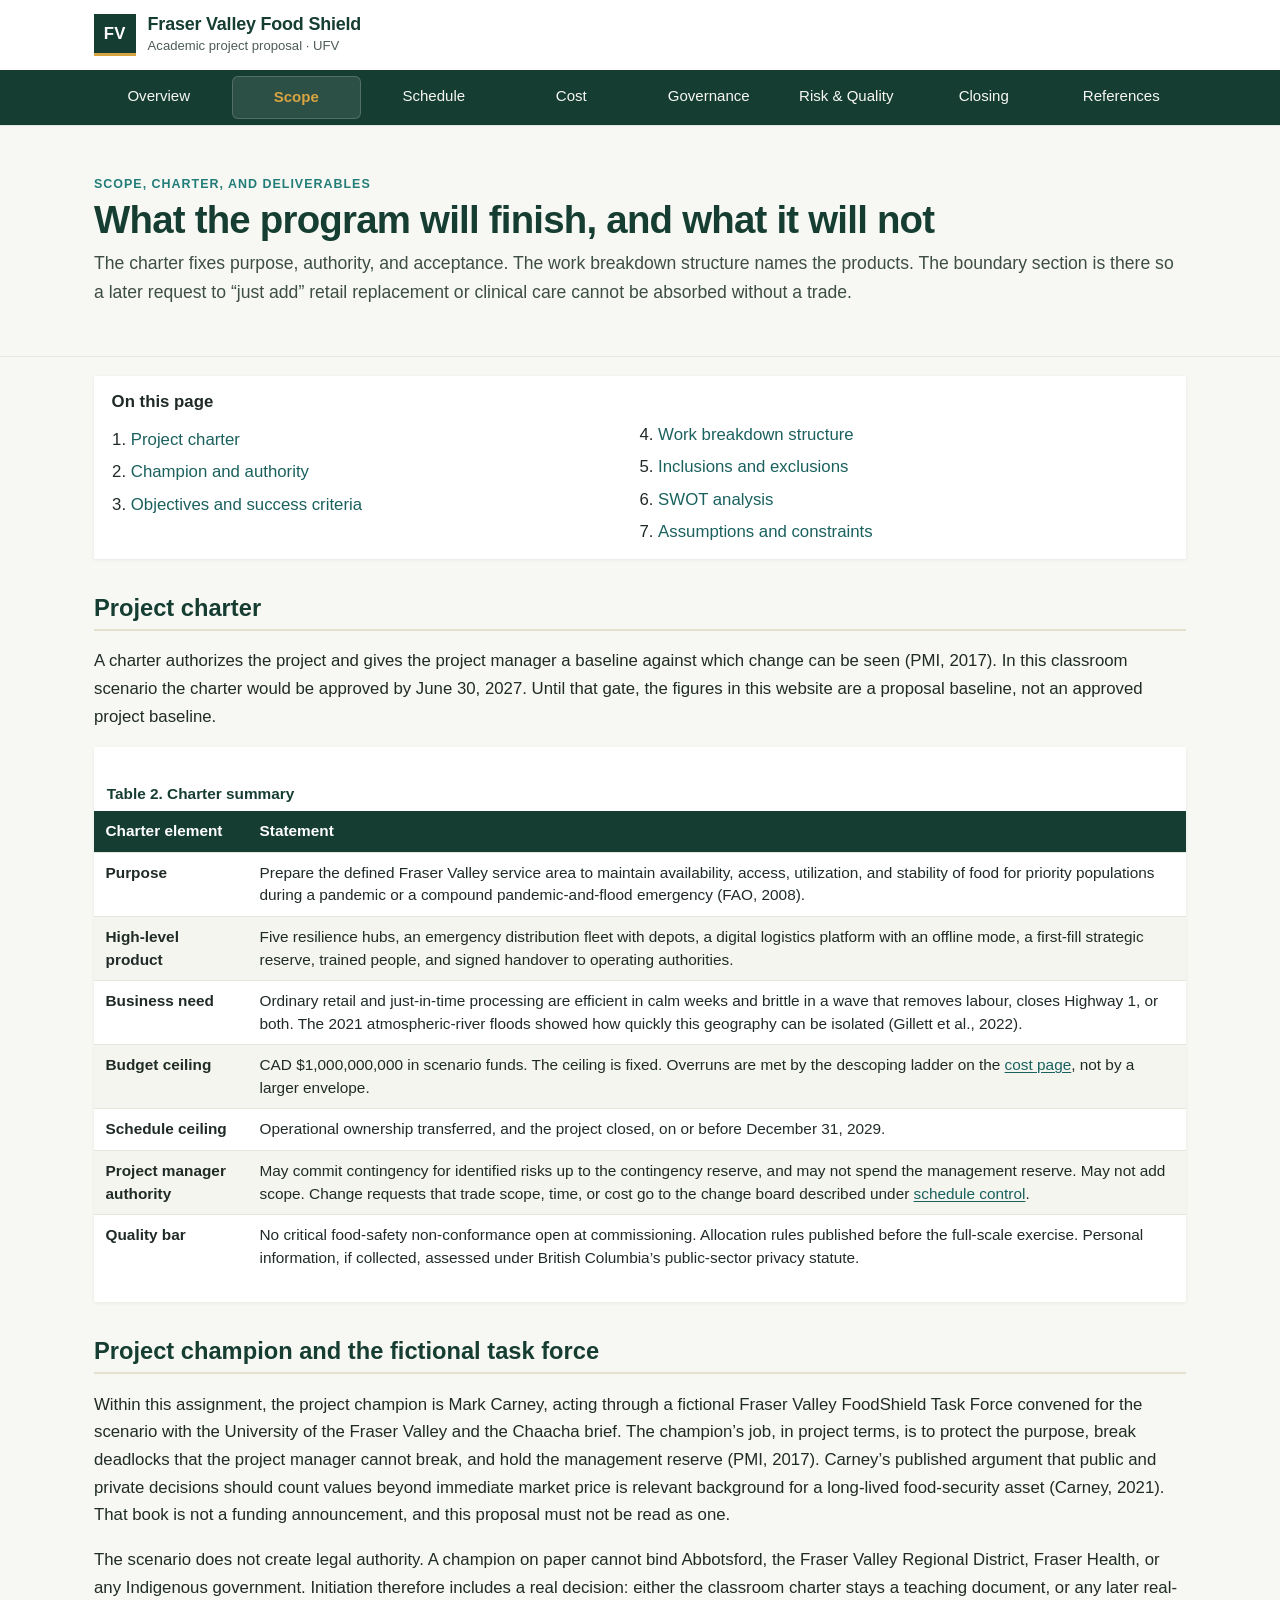
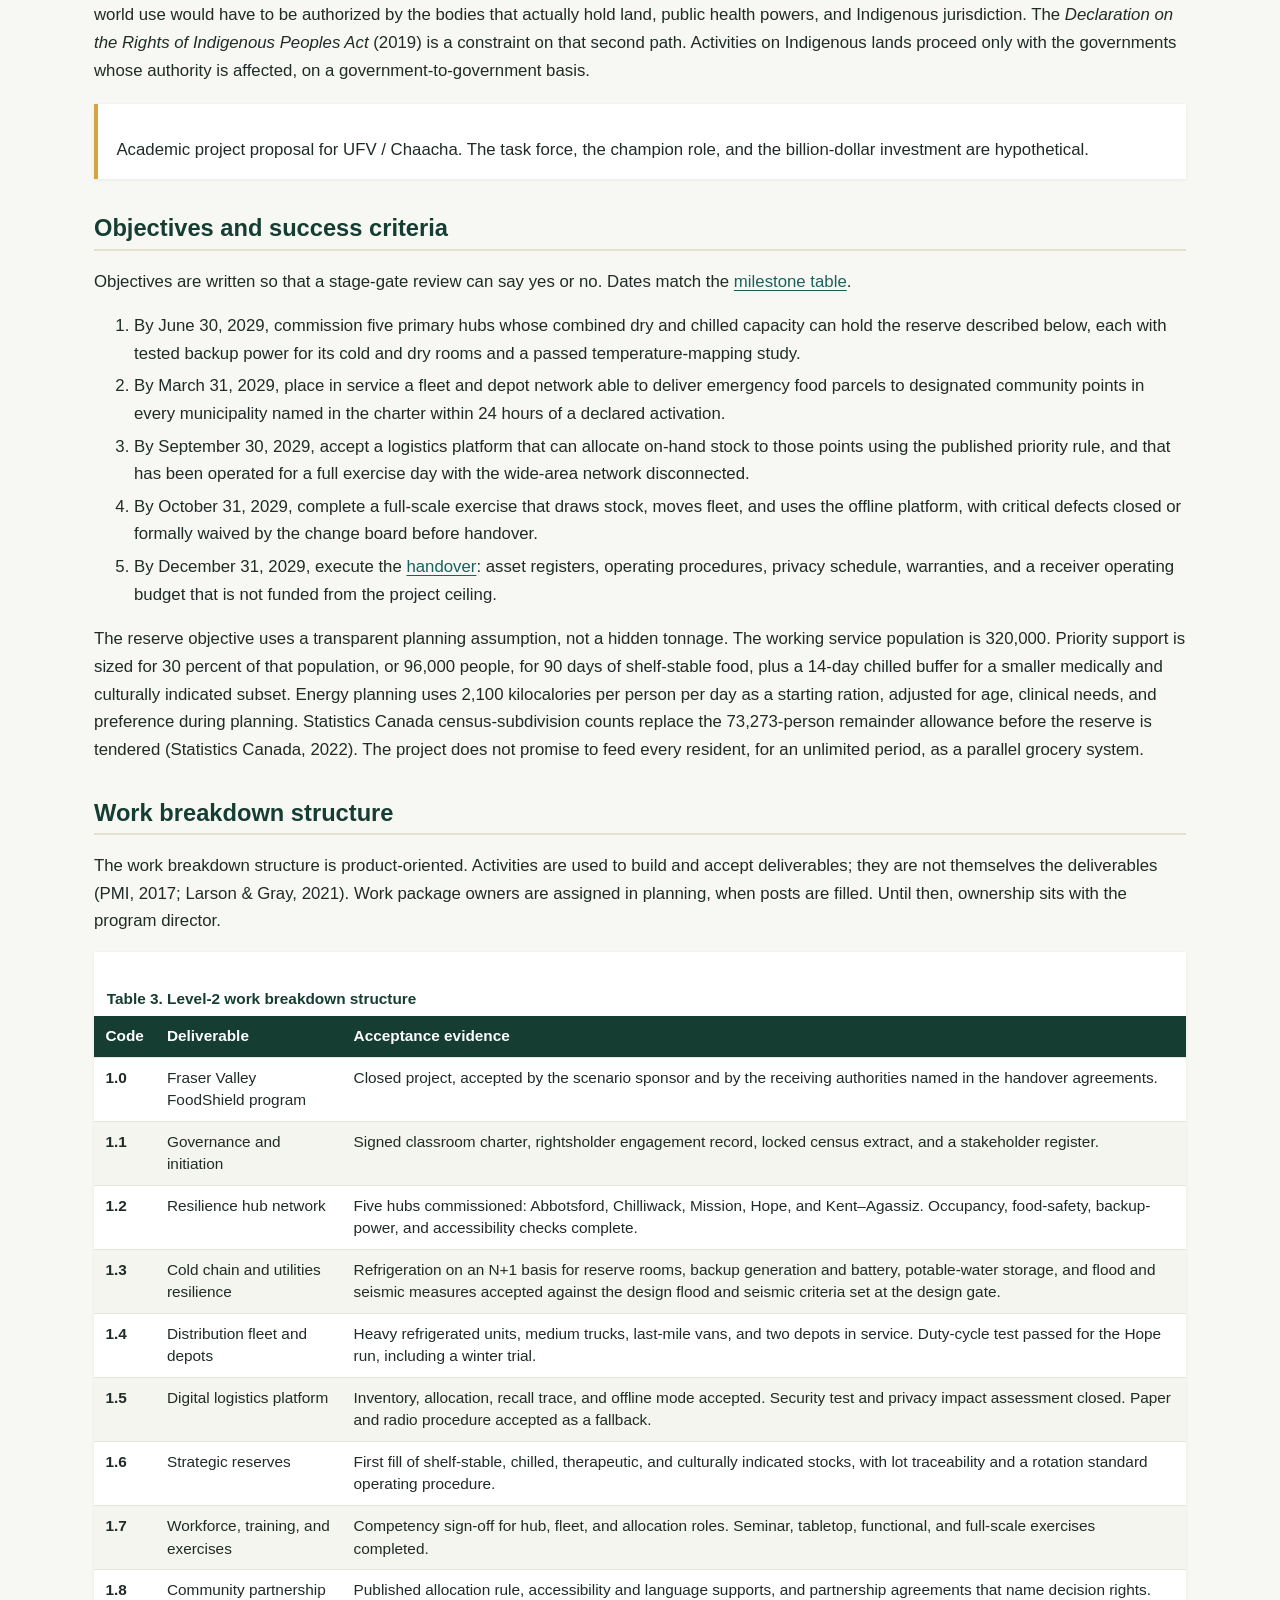
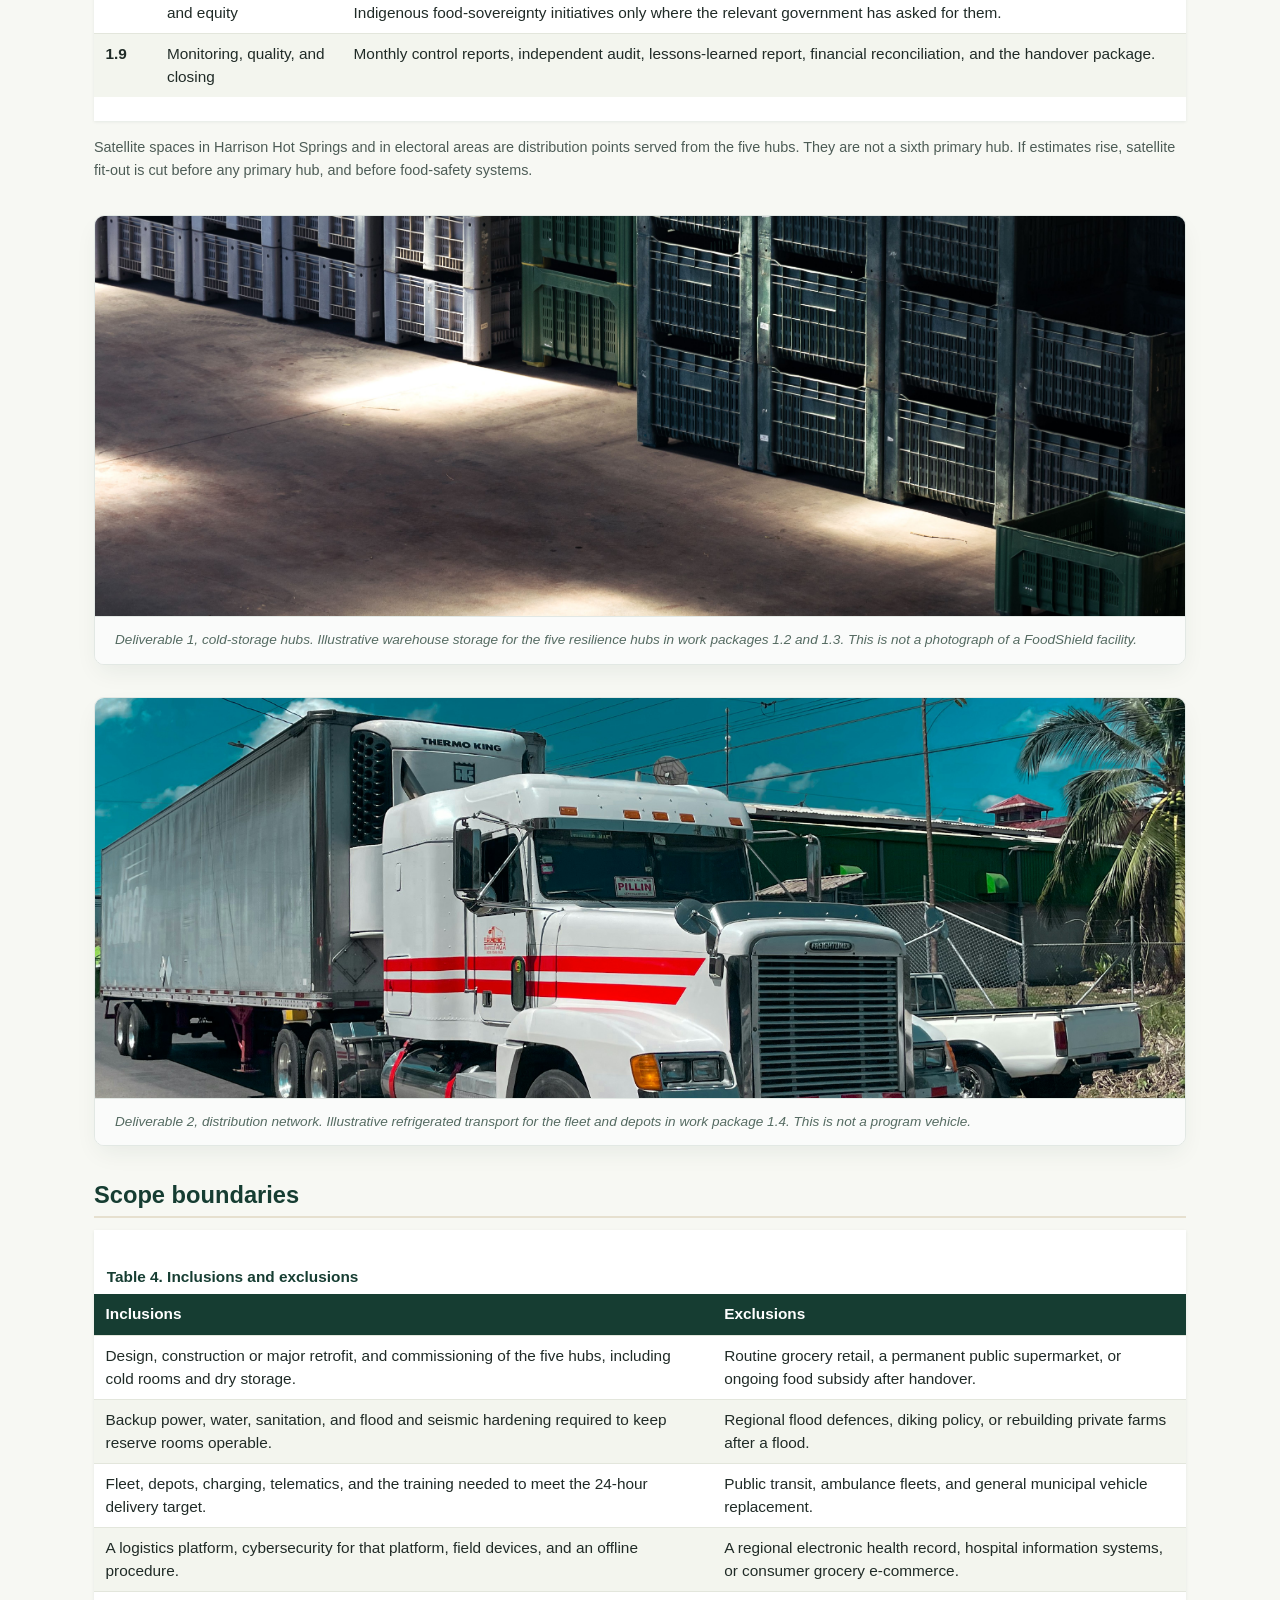
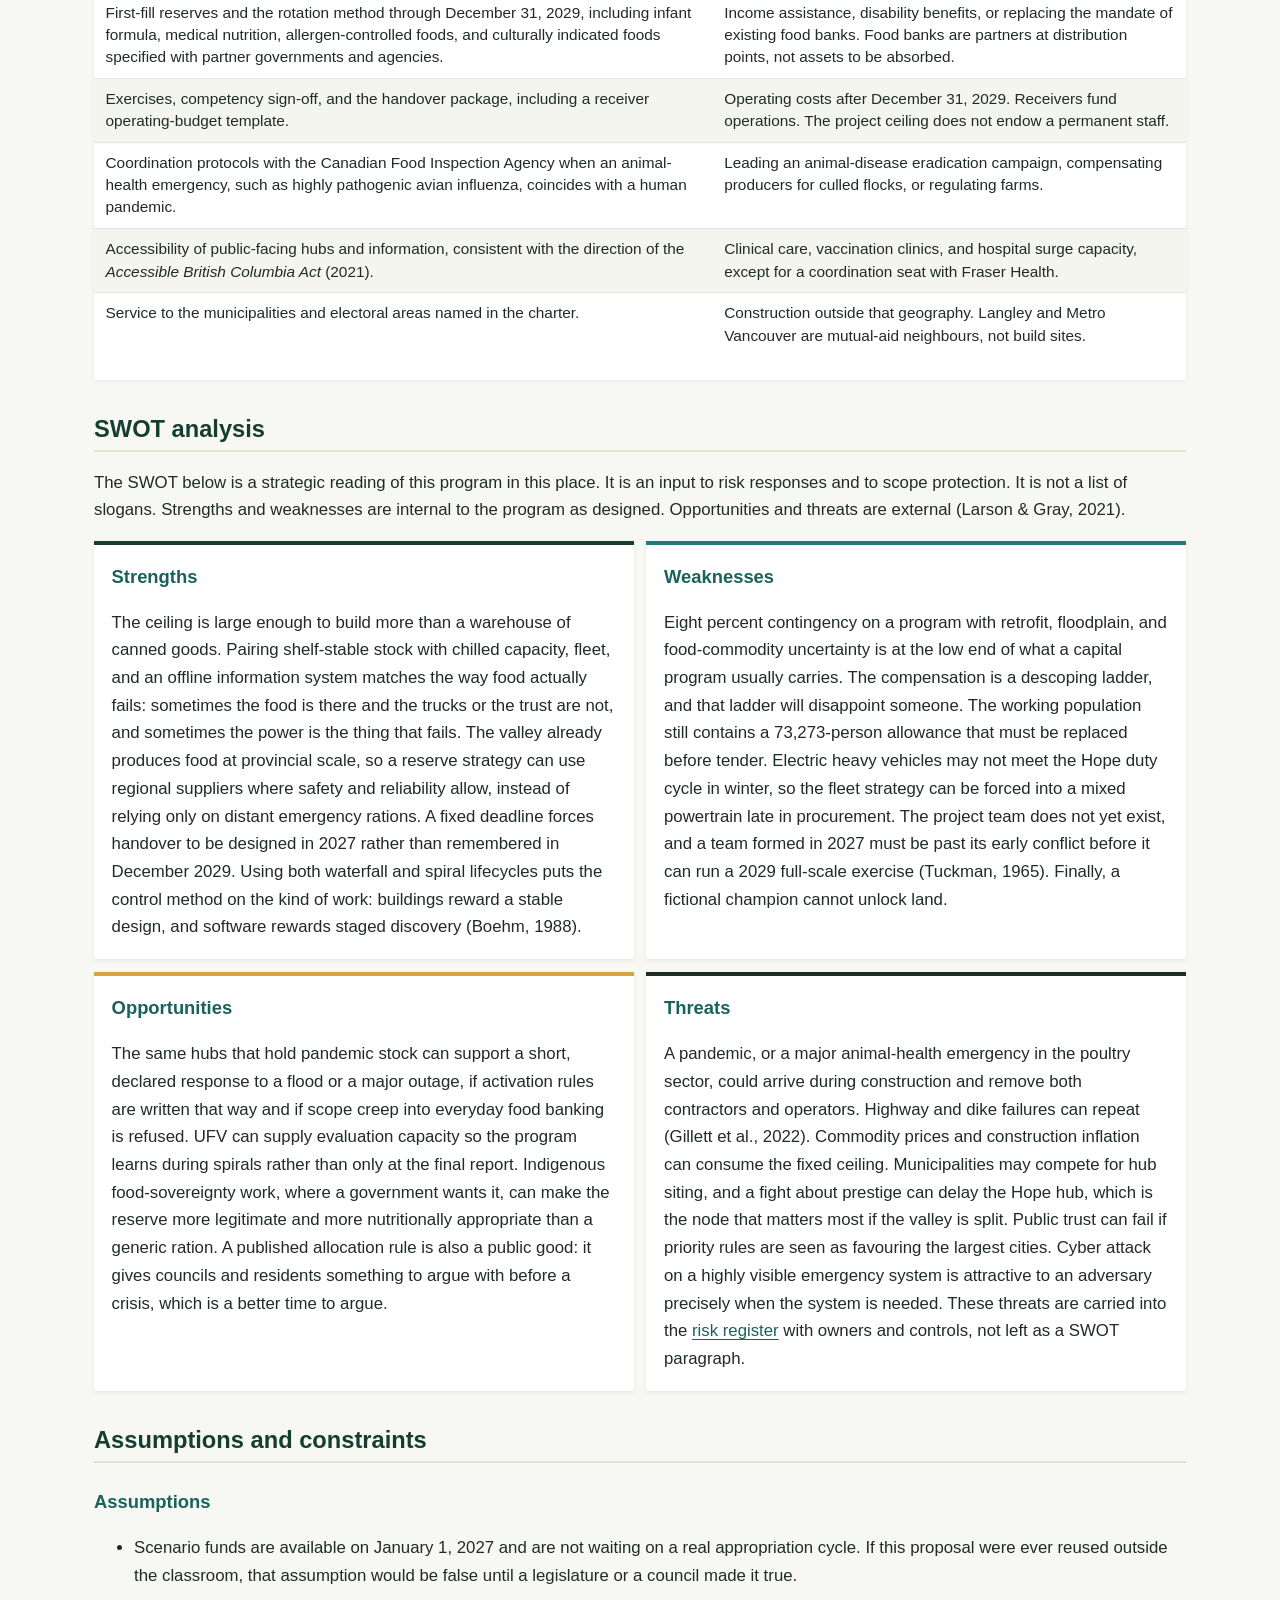
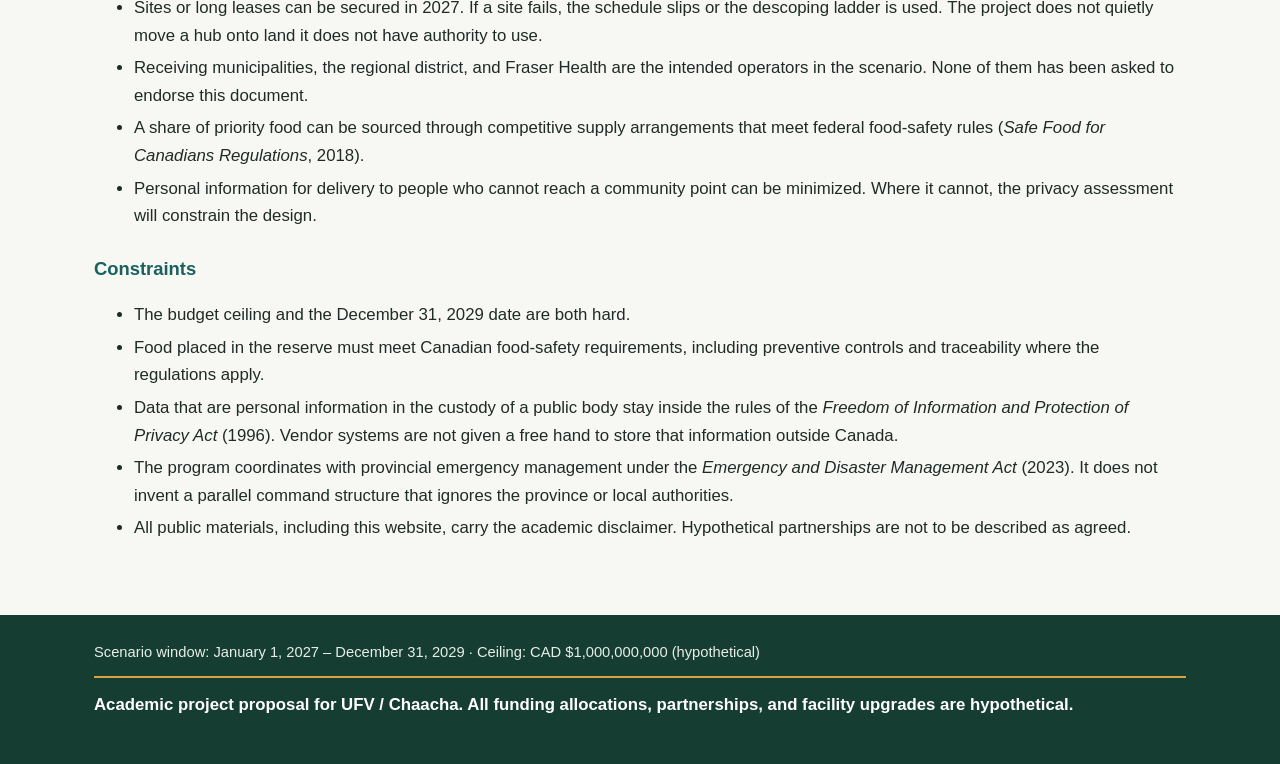
<file: scope.html>
<!DOCTYPE html>
<html lang="en">
<head>
  <meta charset="utf-8">
  <meta name="viewport" content="width=device-width, initial-scale=1">
  <title>Scope, Charter, and Deliverables | Fraser Valley Food Shield</title>
  <meta name="description" content="Project charter, work breakdown structure, scope boundaries, and SWOT analysis for the Fraser Valley FoodShield academic proposal.">
  <link rel="stylesheet" href="css/style.css">
</head>
<body>
  <a class="skip" href="#main">Skip to content</a>
  <header class="site-header">
    <div class="container header-inner">
      <a class="brand" href="index.html">
        <span class="brand-mark" aria-hidden="true">FV</span>
        <span>
          <strong>Fraser Valley Food Shield</strong>
          <small>Academic project proposal · UFV</small>
        </span>
      </a>
    </div>
    <nav class="site-nav" aria-label="Primary">
      <div class="container nav-bar">
        <button class="nav-toggle" type="button" aria-expanded="false" aria-controls="nav-list">Menu</button>
        <ul class="nav-list" id="nav-list">
          <li><a href="index.html">Overview</a></li>
          <li><a href="scope.html" aria-current="page">Scope</a></li>
          <li><a href="time.html">Schedule</a></li>
          <li><a href="cost.html">Cost</a></li>
          <li><a href="governance.html">Governance</a></li>
          <li><a href="risk-quality.html">Risk &amp; Quality</a></li>
          <li><a href="closing.html">Closing</a></li>
          <li><a href="references.html">References</a></li>
        </ul>
      </div>
    </nav>
  </header>

  <main id="main">
    <header class="page-intro">
      <div class="container">
        <p class="eyebrow">Scope, charter, and deliverables</p>
        <h1>What the program will finish, and what it will not</h1>
        <p>The charter fixes purpose, authority, and acceptance. The work breakdown structure names the products. The boundary section is there so a later request to “just add” retail replacement or clinical care cannot be absorbed without a trade.</p>
      </div>
    </header>

    <div class="container content">
      <nav class="toc" aria-label="On this page">
        <strong>On this page</strong>
        <ol>
          <li><a href="#charter">Project charter</a></li>
          <li><a href="#champion">Champion and authority</a></li>
          <li><a href="#objectives">Objectives and success criteria</a></li>
          <li><a href="#wbs">Work breakdown structure</a></li>
          <li><a href="#boundaries">Inclusions and exclusions</a></li>
          <li><a href="#swot">SWOT analysis</a></li>
          <li><a href="#assumptions">Assumptions and constraints</a></li>
        </ol>
      </nav>

      <h2 id="charter">Project charter</h2>
      <p>A charter authorizes the project and gives the project manager a baseline against which change can be seen (PMI, 2017). In this classroom scenario the charter would be approved by June 30, 2027. Until that gate, the figures in this website are a proposal baseline, not an approved project baseline.</p>
      <div class="table-wrap">
        <table>
          <caption>Table 2. Charter summary</caption>
          <thead>
            <tr>
              <th scope="col">Charter element</th>
              <th scope="col">Statement</th>
            </tr>
          </thead>
          <tbody>
            <tr>
              <th scope="row">Purpose</th>
              <td>Prepare the defined Fraser Valley service area to maintain availability, access, utilization, and stability of food for priority populations during a pandemic or a compound pandemic-and-flood emergency (FAO, 2008).</td>
            </tr>
            <tr>
              <th scope="row">High-level product</th>
              <td>Five resilience hubs, an emergency distribution fleet with depots, a digital logistics platform with an offline mode, a first-fill strategic reserve, trained people, and signed handover to operating authorities.</td>
            </tr>
            <tr>
              <th scope="row">Business need</th>
              <td>Ordinary retail and just-in-time processing are efficient in calm weeks and brittle in a wave that removes labour, closes Highway 1, or both. The 2021 atmospheric-river floods showed how quickly this geography can be isolated (Gillett et al., 2022).</td>
            </tr>
            <tr>
              <th scope="row">Budget ceiling</th>
              <td>CAD $1,000,000,000 in scenario funds. The ceiling is fixed. Overruns are met by the descoping ladder on the <a href="cost.html#controls">cost page</a>, not by a larger envelope.</td>
            </tr>
            <tr>
              <th scope="row">Schedule ceiling</th>
              <td>Operational ownership transferred, and the project closed, on or before December 31, 2029.</td>
            </tr>
            <tr>
              <th scope="row">Project manager authority</th>
              <td>May commit contingency for identified risks up to the contingency reserve, and may not spend the management reserve. May not add scope. Change requests that trade scope, time, or cost go to the change board described under <a href="time.html#control">schedule control</a>.</td>
            </tr>
            <tr>
              <th scope="row">Quality bar</th>
              <td>No critical food-safety non-conformance open at commissioning. Allocation rules published before the full-scale exercise. Personal information, if collected, assessed under British Columbia’s public-sector privacy statute.</td>
            </tr>
          </tbody>
        </table>
      </div>

      <h2 id="champion">Project champion and the fictional task force</h2>
      <p>Within this assignment, the project champion is Mark Carney, acting through a fictional Fraser Valley FoodShield Task Force convened for the scenario with the University of the Fraser Valley and the Chaacha brief. The champion’s job, in project terms, is to protect the purpose, break deadlocks that the project manager cannot break, and hold the management reserve (PMI, 2017). Carney’s published argument that public and private decisions should count values beyond immediate market price is relevant background for a long-lived food-security asset (Carney, 2021). That book is not a funding announcement, and this proposal must not be read as one.</p>
      <p>The scenario does not create legal authority. A champion on paper cannot bind Abbotsford, the Fraser Valley Regional District, Fraser Health, or any Indigenous government. Initiation therefore includes a real decision: either the classroom charter stays a teaching document, or any later real-world use would have to be authorized by the bodies that actually hold land, public health powers, and Indigenous jurisdiction. The <cite>Declaration on the Rights of Indigenous Peoples Act</cite> (2019) is a constraint on that second path. Activities on Indigenous lands proceed only with the governments whose authority is affected, on a government-to-government basis.</p>
      <div class="callout">
        <p>Academic project proposal for UFV / Chaacha. The task force, the champion role, and the billion-dollar investment are hypothetical.</p>
      </div>

      <h2 id="objectives">Objectives and success criteria</h2>
      <p>Objectives are written so that a stage-gate review can say yes or no. Dates match the <a href="time.html#milestones">milestone table</a>.</p>
      <ol>
        <li>By June 30, 2029, commission five primary hubs whose combined dry and chilled capacity can hold the reserve described below, each with tested backup power for its cold and dry rooms and a passed temperature-mapping study.</li>
        <li>By March 31, 2029, place in service a fleet and depot network able to deliver emergency food parcels to designated community points in every municipality named in the charter within 24 hours of a declared activation.</li>
        <li>By September 30, 2029, accept a logistics platform that can allocate on-hand stock to those points using the published priority rule, and that has been operated for a full exercise day with the wide-area network disconnected.</li>
        <li>By October 31, 2029, complete a full-scale exercise that draws stock, moves fleet, and uses the offline platform, with critical defects closed or formally waived by the change board before handover.</li>
        <li>By December 31, 2029, execute the <a href="closing.html">handover</a>: asset registers, operating procedures, privacy schedule, warranties, and a receiver operating budget that is not funded from the project ceiling.</li>
      </ol>
      <p>The reserve objective uses a transparent planning assumption, not a hidden tonnage. The working service population is 320,000. Priority support is sized for 30 percent of that population, or 96,000 people, for 90 days of shelf-stable food, plus a 14-day chilled buffer for a smaller medically and culturally indicated subset. Energy planning uses 2,100 kilocalories per person per day as a starting ration, adjusted for age, clinical needs, and preference during planning. Statistics Canada census-subdivision counts replace the 73,273-person remainder allowance before the reserve is tendered (Statistics Canada, 2022). The project does not promise to feed every resident, for an unlimited period, as a parallel grocery system.</p>

      <h2 id="wbs">Work breakdown structure</h2>
      <p>The work breakdown structure is product-oriented. Activities are used to build and accept deliverables; they are not themselves the deliverables (PMI, 2017; Larson &amp; Gray, 2021). Work package owners are assigned in planning, when posts are filled. Until then, ownership sits with the program director.</p>
      <div class="table-wrap">
        <table>
          <caption>Table 3. Level-2 work breakdown structure</caption>
          <thead>
            <tr>
              <th scope="col">Code</th>
              <th scope="col">Deliverable</th>
              <th scope="col">Acceptance evidence</th>
            </tr>
          </thead>
          <tbody>
            <tr>
              <th scope="row">1.0</th>
              <td>Fraser Valley FoodShield program</td>
              <td>Closed project, accepted by the scenario sponsor and by the receiving authorities named in the handover agreements.</td>
            </tr>
            <tr>
              <th scope="row">1.1</th>
              <td>Governance and initiation</td>
              <td>Signed classroom charter, rightsholder engagement record, locked census extract, and a stakeholder register.</td>
            </tr>
            <tr>
              <th scope="row">1.2</th>
              <td>Resilience hub network</td>
              <td>Five hubs commissioned: Abbotsford, Chilliwack, Mission, Hope, and Kent–Agassiz. Occupancy, food-safety, backup-power, and accessibility checks complete.</td>
            </tr>
            <tr>
              <th scope="row">1.3</th>
              <td>Cold chain and utilities resilience</td>
              <td>Refrigeration on an N+1 basis for reserve rooms, backup generation and battery, potable-water storage, and flood and seismic measures accepted against the design flood and seismic criteria set at the design gate.</td>
            </tr>
            <tr>
              <th scope="row">1.4</th>
              <td>Distribution fleet and depots</td>
              <td>Heavy refrigerated units, medium trucks, last-mile vans, and two depots in service. Duty-cycle test passed for the Hope run, including a winter trial.</td>
            </tr>
            <tr>
              <th scope="row">1.5</th>
              <td>Digital logistics platform</td>
              <td>Inventory, allocation, recall trace, and offline mode accepted. Security test and privacy impact assessment closed. Paper and radio procedure accepted as a fallback.</td>
            </tr>
            <tr>
              <th scope="row">1.6</th>
              <td>Strategic reserves</td>
              <td>First fill of shelf-stable, chilled, therapeutic, and culturally indicated stocks, with lot traceability and a rotation standard operating procedure.</td>
            </tr>
            <tr>
              <th scope="row">1.7</th>
              <td>Workforce, training, and exercises</td>
              <td>Competency sign-off for hub, fleet, and allocation roles. Seminar, tabletop, functional, and full-scale exercises completed.</td>
            </tr>
            <tr>
              <th scope="row">1.8</th>
              <td>Community partnership and equity</td>
              <td>Published allocation rule, accessibility and language supports, and partnership agreements that name decision rights. Indigenous food-sovereignty initiatives only where the relevant government has asked for them.</td>
            </tr>
            <tr>
              <th scope="row">1.9</th>
              <td>Monitoring, quality, and closing</td>
              <td>Monthly control reports, independent audit, lessons-learned report, financial reconciliation, and the handover package.</td>
            </tr>
          </tbody>
        </table>
      </div>
      <p class="table-note">Satellite spaces in Harrison Hot Springs and in electoral areas are distribution points served from the five hubs. They are not a sixth primary hub. If estimates rise, satellite fit-out is cut before any primary hub, and before food-safety systems.</p>

      <figure class="featured-image">
        <img src="images/cold-storage.jpg" alt="Stacks of plastic crates on a warehouse floor, showing the kind of storage used in an industrial cold-storage facility">
        <figcaption>Deliverable 1, cold-storage hubs. Illustrative warehouse storage for the five resilience hubs in work packages 1.2 and 1.3. This is not a photograph of a FoodShield facility.</figcaption>
      </figure>

      <figure class="featured-image">
        <img src="images/fleet-logistics.jpg" alt="A refrigerated semi-truck and trailer parked at a loading area, showing temperature-controlled food transport">
        <figcaption>Deliverable 2, distribution network. Illustrative refrigerated transport for the fleet and depots in work package 1.4. This is not a program vehicle.</figcaption>
      </figure>

      <h2 id="boundaries">Scope boundaries</h2>
      <div class="table-wrap">
        <table>
          <caption>Table 4. Inclusions and exclusions</caption>
          <thead>
            <tr>
              <th scope="col">Inclusions</th>
              <th scope="col">Exclusions</th>
            </tr>
          </thead>
          <tbody>
            <tr>
              <td>Design, construction or major retrofit, and commissioning of the five hubs, including cold rooms and dry storage.</td>
              <td>Routine grocery retail, a permanent public supermarket, or ongoing food subsidy after handover.</td>
            </tr>
            <tr>
              <td>Backup power, water, sanitation, and flood and seismic hardening required to keep reserve rooms operable.</td>
              <td>Regional flood defences, diking policy, or rebuilding private farms after a flood.</td>
            </tr>
            <tr>
              <td>Fleet, depots, charging, telematics, and the training needed to meet the 24-hour delivery target.</td>
              <td>Public transit, ambulance fleets, and general municipal vehicle replacement.</td>
            </tr>
            <tr>
              <td>A logistics platform, cybersecurity for that platform, field devices, and an offline procedure.</td>
              <td>A regional electronic health record, hospital information systems, or consumer grocery e-commerce.</td>
            </tr>
            <tr>
              <td>First-fill reserves and the rotation method through December 31, 2029, including infant formula, medical nutrition, allergen-controlled foods, and culturally indicated foods specified with partner governments and agencies.</td>
              <td>Income assistance, disability benefits, or replacing the mandate of existing food banks. Food banks are partners at distribution points, not assets to be absorbed.</td>
            </tr>
            <tr>
              <td>Exercises, competency sign-off, and the handover package, including a receiver operating-budget template.</td>
              <td>Operating costs after December 31, 2029. Receivers fund operations. The project ceiling does not endow a permanent staff.</td>
            </tr>
            <tr>
              <td>Coordination protocols with the Canadian Food Inspection Agency when an animal-health emergency, such as highly pathogenic avian influenza, coincides with a human pandemic.</td>
              <td>Leading an animal-disease eradication campaign, compensating producers for culled flocks, or regulating farms.</td>
            </tr>
            <tr>
              <td>Accessibility of public-facing hubs and information, consistent with the direction of the <cite>Accessible British Columbia Act</cite> (2021).</td>
              <td>Clinical care, vaccination clinics, and hospital surge capacity, except for a coordination seat with Fraser Health.</td>
            </tr>
            <tr>
              <td>Service to the municipalities and electoral areas named in the charter.</td>
              <td>Construction outside that geography. Langley and Metro Vancouver are mutual-aid neighbours, not build sites.</td>
            </tr>
          </tbody>
        </table>
      </div>

      <h2 id="swot">SWOT analysis</h2>
      <p>The SWOT below is a strategic reading of this program in this place. It is an input to risk responses and to scope protection. It is not a list of slogans. Strengths and weaknesses are internal to the program as designed. Opportunities and threats are external (Larson &amp; Gray, 2021).</p>
      <div class="swot">
        <section class="panel">
          <h3>Strengths</h3>
          <p>The ceiling is large enough to build more than a warehouse of canned goods. Pairing shelf-stable stock with chilled capacity, fleet, and an offline information system matches the way food actually fails: sometimes the food is there and the trucks or the trust are not, and sometimes the power is the thing that fails. The valley already produces food at provincial scale, so a reserve strategy can use regional suppliers where safety and reliability allow, instead of relying only on distant emergency rations. A fixed deadline forces handover to be designed in 2027 rather than remembered in December 2029. Using both waterfall and spiral lifecycles puts the control method on the kind of work: buildings reward a stable design, and software rewards staged discovery (Boehm, 1988).</p>
        </section>
        <section class="panel">
          <h3>Weaknesses</h3>
          <p>Eight percent contingency on a program with retrofit, floodplain, and food-commodity uncertainty is at the low end of what a capital program usually carries. The compensation is a descoping ladder, and that ladder will disappoint someone. The working population still contains a 73,273-person allowance that must be replaced before tender. Electric heavy vehicles may not meet the Hope duty cycle in winter, so the fleet strategy can be forced into a mixed powertrain late in procurement. The project team does not yet exist, and a team formed in 2027 must be past its early conflict before it can run a 2029 full-scale exercise (Tuckman, 1965). Finally, a fictional champion cannot unlock land.</p>
        </section>
        <section class="panel">
          <h3>Opportunities</h3>
          <p>The same hubs that hold pandemic stock can support a short, declared response to a flood or a major outage, if activation rules are written that way and if scope creep into everyday food banking is refused. UFV can supply evaluation capacity so the program learns during spirals rather than only at the final report. Indigenous food-sovereignty work, where a government wants it, can make the reserve more legitimate and more nutritionally appropriate than a generic ration. A published allocation rule is also a public good: it gives councils and residents something to argue with before a crisis, which is a better time to argue.</p>
        </section>
        <section class="panel">
          <h3>Threats</h3>
          <p>A pandemic, or a major animal-health emergency in the poultry sector, could arrive during construction and remove both contractors and operators. Highway and dike failures can repeat (Gillett et al., 2022). Commodity prices and construction inflation can consume the fixed ceiling. Municipalities may compete for hub siting, and a fight about prestige can delay the Hope hub, which is the node that matters most if the valley is split. Public trust can fail if priority rules are seen as favouring the largest cities. Cyber attack on a highly visible emergency system is attractive to an adversary precisely when the system is needed. These threats are carried into the <a href="risk-quality.html">risk register</a> with owners and controls, not left as a SWOT paragraph.</p>
        </section>
      </div>

      <h2 id="assumptions">Assumptions and constraints</h2>
      <h3>Assumptions</h3>
      <ul>
        <li>Scenario funds are available on January 1, 2027 and are not waiting on a real appropriation cycle. If this proposal were ever reused outside the classroom, that assumption would be false until a legislature or a council made it true.</li>
        <li>Sites or long leases can be secured in 2027. If a site fails, the schedule slips or the descoping ladder is used. The project does not quietly move a hub onto land it does not have authority to use.</li>
        <li>Receiving municipalities, the regional district, and Fraser Health are the intended operators in the scenario. None of them has been asked to endorse this document.</li>
        <li>A share of priority food can be sourced through competitive supply arrangements that meet federal food-safety rules (<cite>Safe Food for Canadians Regulations</cite>, 2018).</li>
        <li>Personal information for delivery to people who cannot reach a community point can be minimized. Where it cannot, the privacy assessment will constrain the design.</li>
      </ul>
      <h3>Constraints</h3>
      <ul>
        <li>The budget ceiling and the December 31, 2029 date are both hard.</li>
        <li>Food placed in the reserve must meet Canadian food-safety requirements, including preventive controls and traceability where the regulations apply.</li>
        <li>Data that are personal information in the custody of a public body stay inside the rules of the <cite>Freedom of Information and Protection of Privacy Act</cite> (1996). Vendor systems are not given a free hand to store that information outside Canada.</li>
        <li>The program coordinates with provincial emergency management under the <cite>Emergency and Disaster Management Act</cite> (2023). It does not invent a parallel command structure that ignores the province or local authorities.</li>
        <li>All public materials, including this website, carry the academic disclaimer. Hypothetical partnerships are not to be described as agreed.</li>
      </ul>
    </div>
  </main>

  <footer class="site-footer">
    <div class="container">
   
      <p class="footer-meta">Scenario window: January 1, 2027 – December 31, 2029 · Ceiling: CAD $1,000,000,000 (hypothetical)</p>
      <p class="disclaimer">Academic project proposal for UFV / Chaacha. All funding allocations, partnerships, and facility upgrades are hypothetical.</p>
    </div>
  </footer>
  <script src="js/main.js"></script>
</body>
</html>
</file>
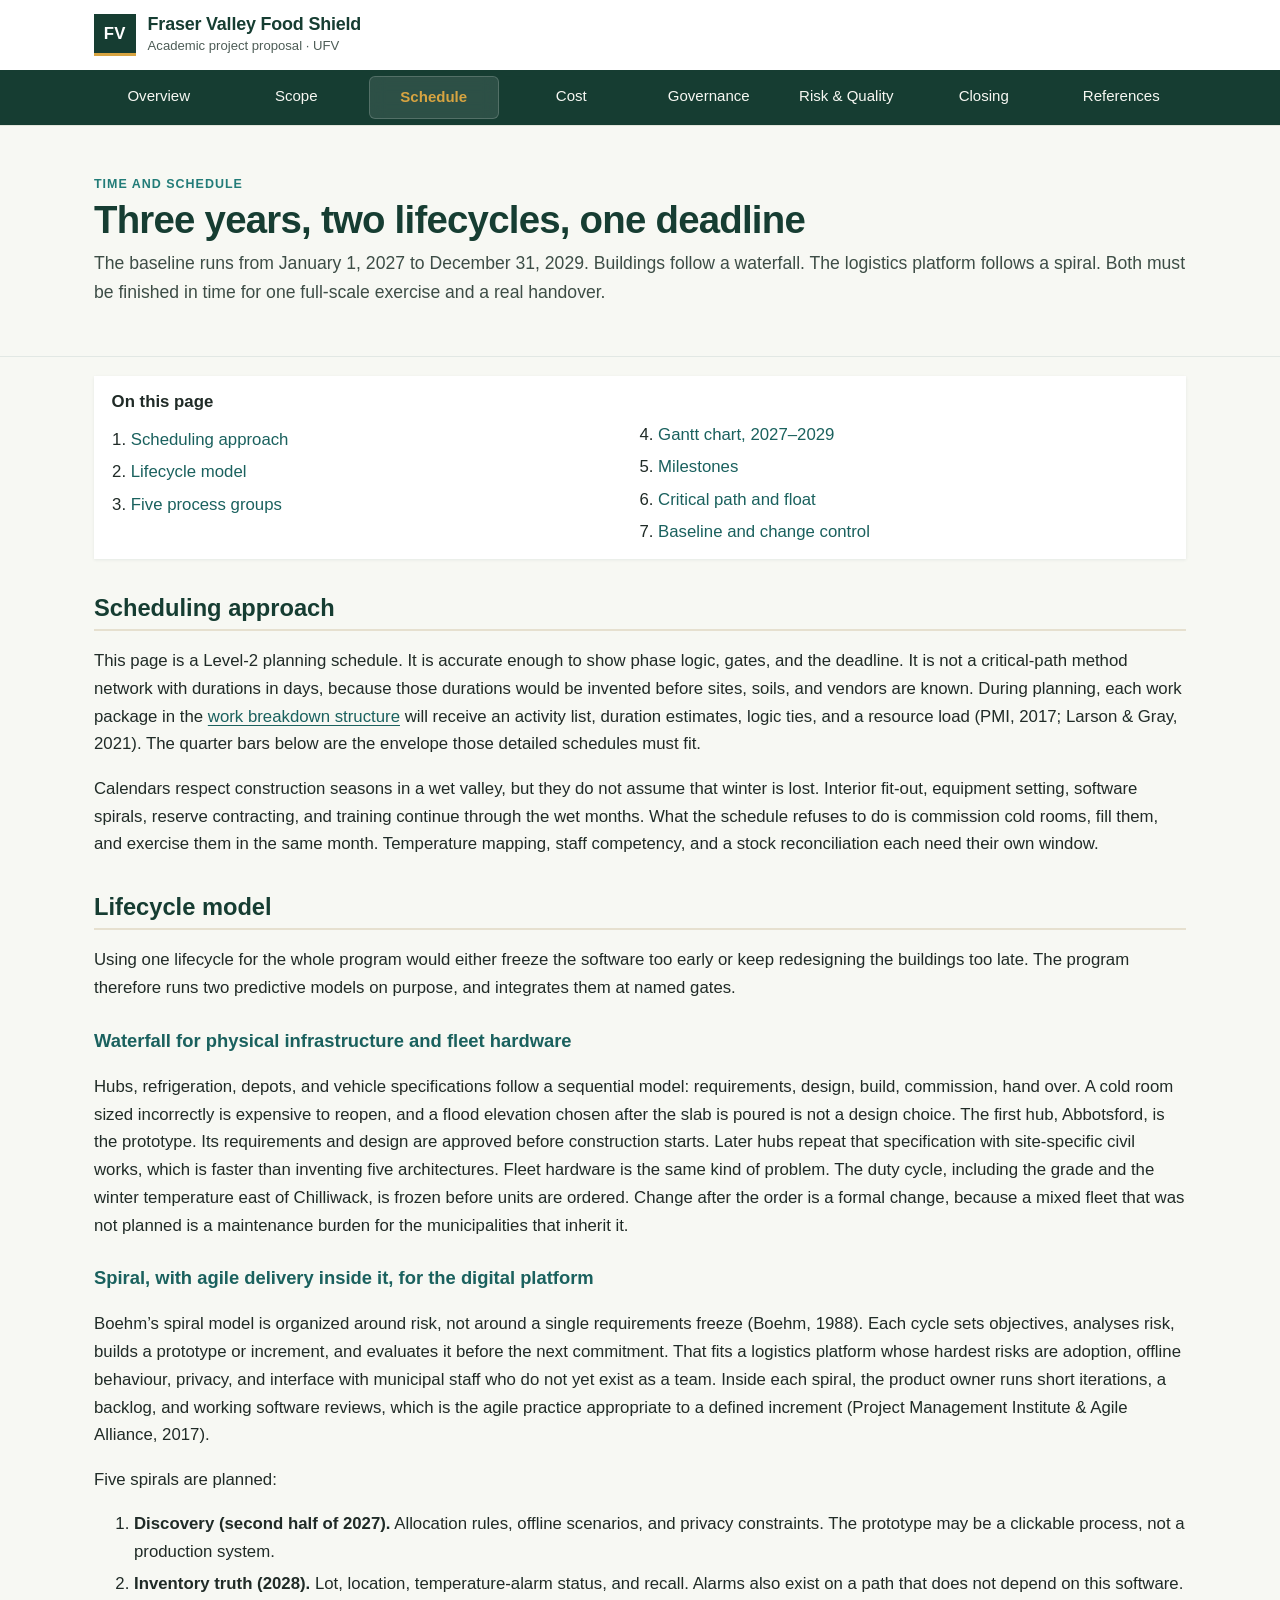
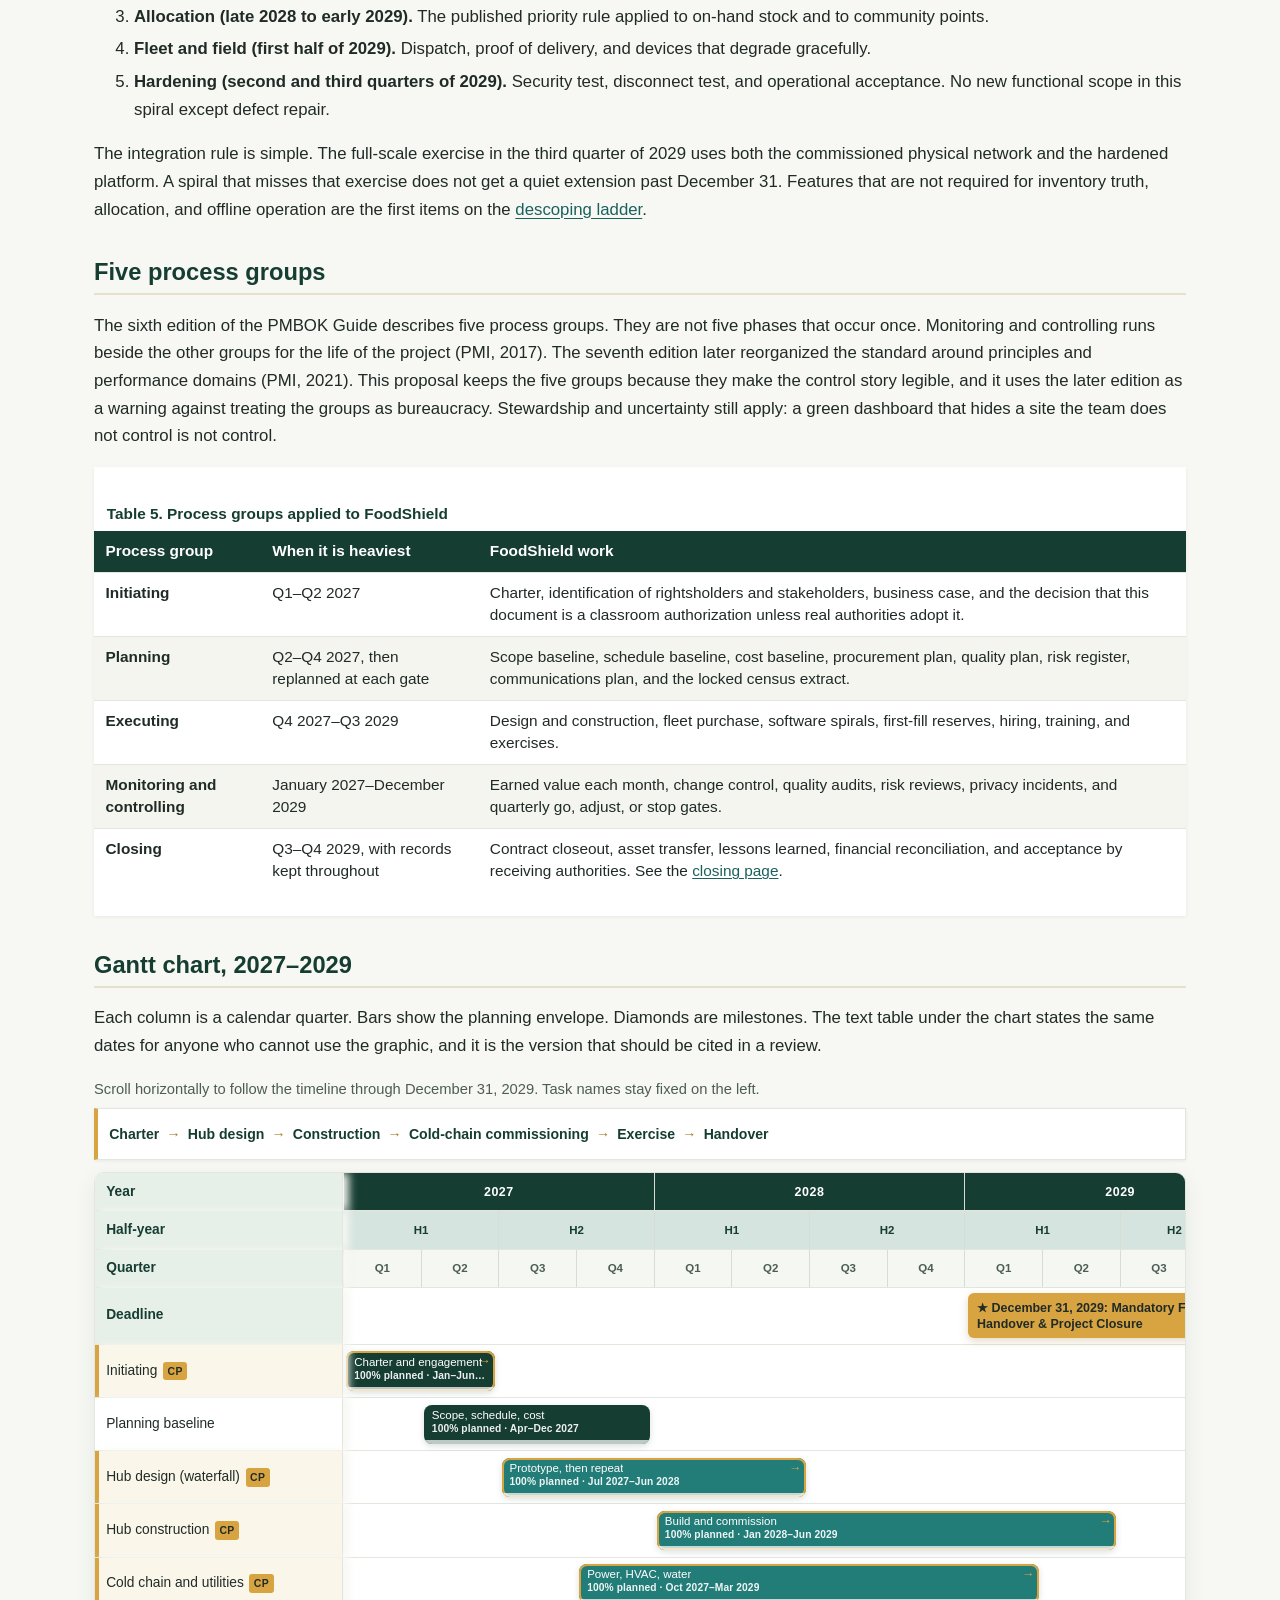
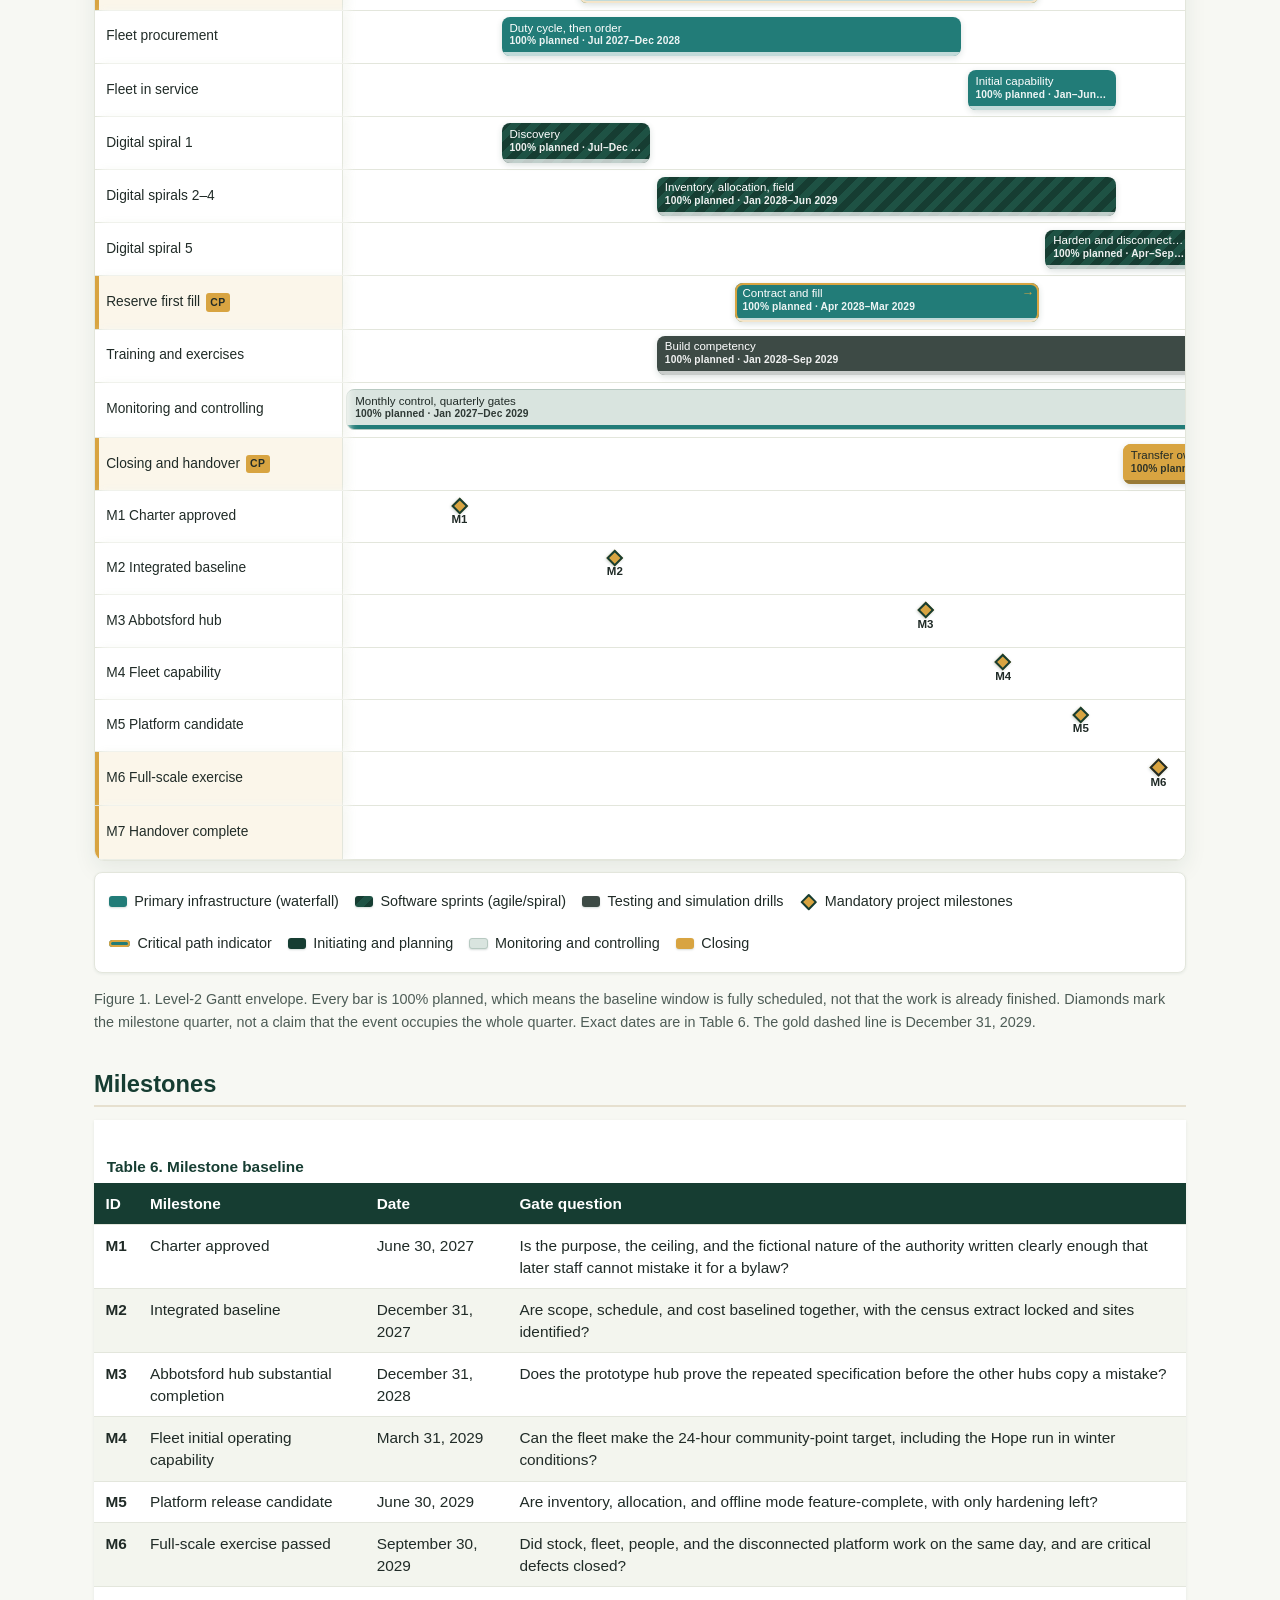
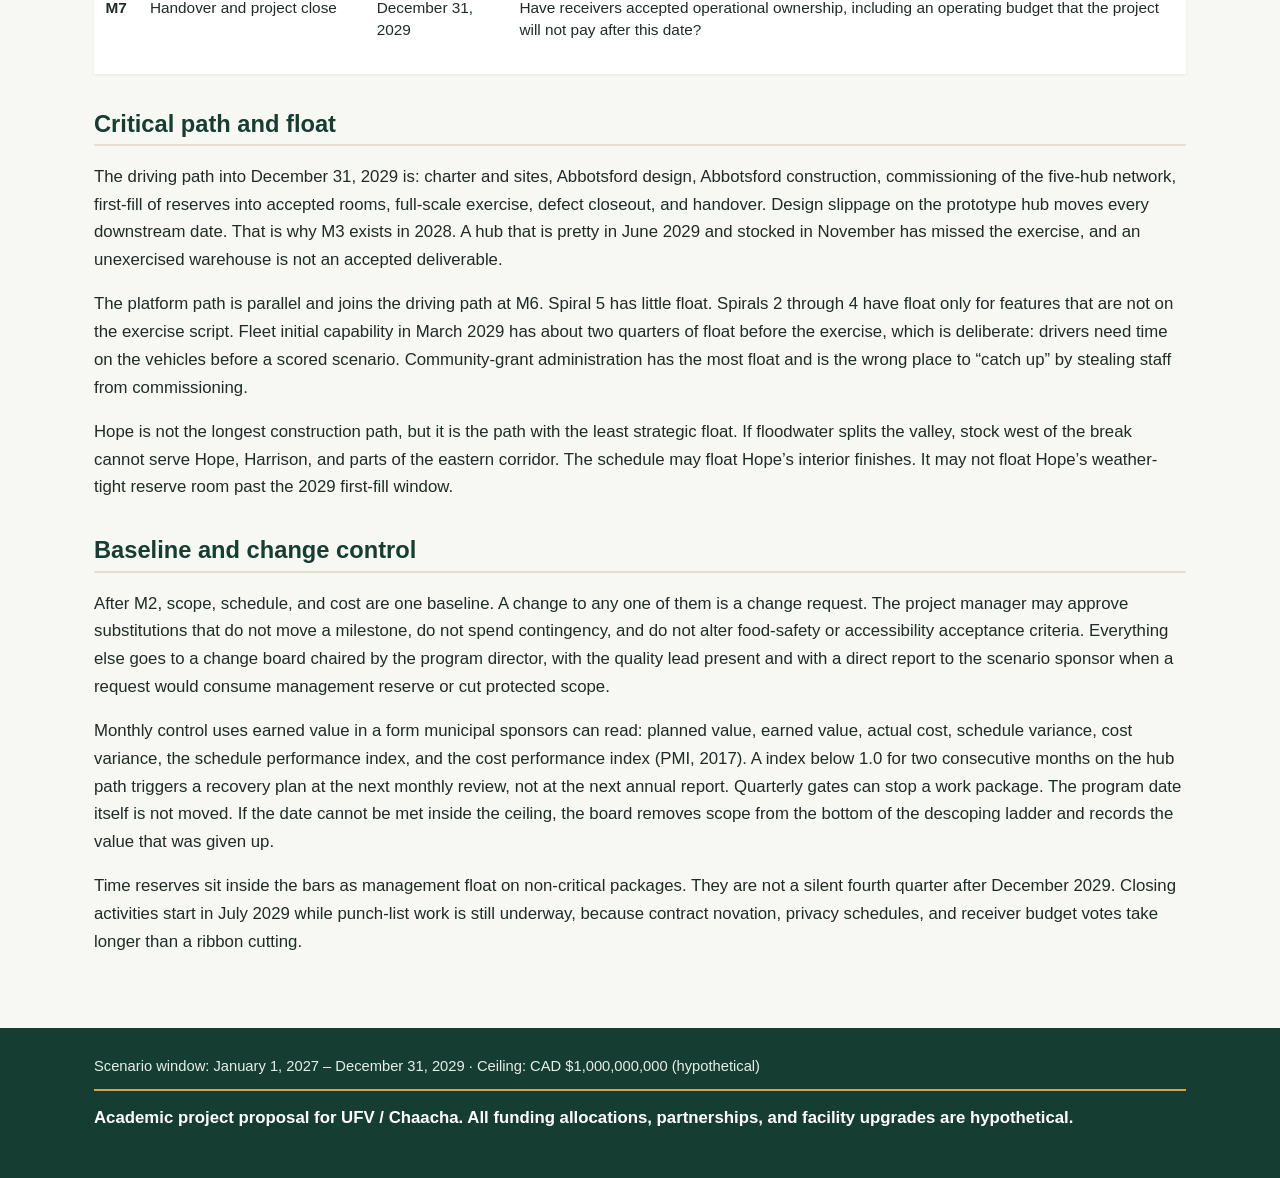
<file: time.html>
<!DOCTYPE html>
<html lang="en">
<head>
  <meta charset="utf-8">
  <meta name="viewport" content="width=device-width, initial-scale=1">
  <title>Time and Schedule | Fraser Valley Food Shield</title>
  <meta name="description" content="Schedule, Gantt chart from 2027 to 2029, lifecycle models, and process groups for Fraser Valley FoodShield.">
  <link rel="stylesheet" href="css/style.css">
</head>
<body>
  <a class="skip" href="#main">Skip to content</a>
  <header class="site-header">
    <div class="container header-inner">
      <a class="brand" href="index.html">
        <span class="brand-mark" aria-hidden="true">FV</span>
        <span>
          <strong>Fraser Valley Food Shield</strong>
          <small>Academic project proposal · UFV</small>
        </span>
      </a>
    </div>
    <nav class="site-nav" aria-label="Primary">
      <div class="container nav-bar">
        <button class="nav-toggle" type="button" aria-expanded="false" aria-controls="nav-list">Menu</button>
        <ul class="nav-list" id="nav-list">
          <li><a href="index.html">Overview</a></li>
          <li><a href="scope.html">Scope</a></li>
          <li><a href="time.html" aria-current="page">Schedule</a></li>
          <li><a href="cost.html">Cost</a></li>
          <li><a href="governance.html">Governance</a></li>
          <li><a href="risk-quality.html">Risk &amp; Quality</a></li>
          <li><a href="closing.html">Closing</a></li>
          <li><a href="references.html">References</a></li>
        </ul>
      </div>
    </nav>
  </header>

  <main id="main">
    <header class="page-intro">
      <div class="container">
        <p class="eyebrow">Time and schedule</p>
        <h1>Three years, two lifecycles, one deadline</h1>
        <p>The baseline runs from January 1, 2027 to December 31, 2029. Buildings follow a waterfall. The logistics platform follows a spiral. Both must be finished in time for one full-scale exercise and a real handover.</p>
      </div>
    </header>

    <div class="container content">
      <nav class="toc" aria-label="On this page">
        <strong>On this page</strong>
        <ol>
          <li><a href="#approach">Scheduling approach</a></li>
          <li><a href="#lifecycle">Lifecycle model</a></li>
          <li><a href="#process">Five process groups</a></li>
          <li><a href="#gantt">Gantt chart, 2027–2029</a></li>
          <li><a href="#milestones">Milestones</a></li>
          <li><a href="#path">Critical path and float</a></li>
          <li><a href="#control">Baseline and change control</a></li>
        </ol>
      </nav>

      <h2 id="approach">Scheduling approach</h2>
      <p>This page is a Level-2 planning schedule. It is accurate enough to show phase logic, gates, and the deadline. It is not a critical-path method network with durations in days, because those durations would be invented before sites, soils, and vendors are known. During planning, each work package in the <a href="scope.html#wbs">work breakdown structure</a> will receive an activity list, duration estimates, logic ties, and a resource load (PMI, 2017; Larson &amp; Gray, 2021). The quarter bars below are the envelope those detailed schedules must fit.</p>
      <p>Calendars respect construction seasons in a wet valley, but they do not assume that winter is lost. Interior fit-out, equipment setting, software spirals, reserve contracting, and training continue through the wet months. What the schedule refuses to do is commission cold rooms, fill them, and exercise them in the same month. Temperature mapping, staff competency, and a stock reconciliation each need their own window.</p>

      <h2 id="lifecycle">Lifecycle model</h2>
      <p>Using one lifecycle for the whole program would either freeze the software too early or keep redesigning the buildings too late. The program therefore runs two predictive models on purpose, and integrates them at named gates.</p>
      <h3>Waterfall for physical infrastructure and fleet hardware</h3>
      <p>Hubs, refrigeration, depots, and vehicle specifications follow a sequential model: requirements, design, build, commission, hand over. A cold room sized incorrectly is expensive to reopen, and a flood elevation chosen after the slab is poured is not a design choice. The first hub, Abbotsford, is the prototype. Its requirements and design are approved before construction starts. Later hubs repeat that specification with site-specific civil works, which is faster than inventing five architectures. Fleet hardware is the same kind of problem. The duty cycle, including the grade and the winter temperature east of Chilliwack, is frozen before units are ordered. Change after the order is a formal change, because a mixed fleet that was not planned is a maintenance burden for the municipalities that inherit it.</p>
      <h3>Spiral, with agile delivery inside it, for the digital platform</h3>
      <p>Boehm’s spiral model is organized around risk, not around a single requirements freeze (Boehm, 1988). Each cycle sets objectives, analyses risk, builds a prototype or increment, and evaluates it before the next commitment. That fits a logistics platform whose hardest risks are adoption, offline behaviour, privacy, and interface with municipal staff who do not yet exist as a team. Inside each spiral, the product owner runs short iterations, a backlog, and working software reviews, which is the agile practice appropriate to a defined increment (Project Management Institute &amp; Agile Alliance, 2017).</p>
      <p>Five spirals are planned:</p>
      <ol>
        <li><strong>Discovery (second half of 2027).</strong> Allocation rules, offline scenarios, and privacy constraints. The prototype may be a clickable process, not a production system.</li>
        <li><strong>Inventory truth (2028).</strong> Lot, location, temperature-alarm status, and recall. Alarms also exist on a path that does not depend on this software.</li>
        <li><strong>Allocation (late 2028 to early 2029).</strong> The published priority rule applied to on-hand stock and to community points.</li>
        <li><strong>Fleet and field (first half of 2029).</strong> Dispatch, proof of delivery, and devices that degrade gracefully.</li>
        <li><strong>Hardening (second and third quarters of 2029).</strong> Security test, disconnect test, and operational acceptance. No new functional scope in this spiral except defect repair.</li>
      </ol>
      <p>The integration rule is simple. The full-scale exercise in the third quarter of 2029 uses both the commissioned physical network and the hardened platform. A spiral that misses that exercise does not get a quiet extension past December 31. Features that are not required for inventory truth, allocation, and offline operation are the first items on the <a href="cost.html#controls">descoping ladder</a>.</p>

      <h2 id="process">Five process groups</h2>
      <p>The sixth edition of the PMBOK Guide describes five process groups. They are not five phases that occur once. Monitoring and controlling runs beside the other groups for the life of the project (PMI, 2017). The seventh edition later reorganized the standard around principles and performance domains (PMI, 2021). This proposal keeps the five groups because they make the control story legible, and it uses the later edition as a warning against treating the groups as bureaucracy. Stewardship and uncertainty still apply: a green dashboard that hides a site the team does not control is not control.</p>
      <div class="table-wrap">
        <table>
          <caption>Table 5. Process groups applied to FoodShield</caption>
          <thead>
            <tr>
              <th scope="col">Process group</th>
              <th scope="col">When it is heaviest</th>
              <th scope="col">FoodShield work</th>
            </tr>
          </thead>
          <tbody>
            <tr>
              <th scope="row">Initiating</th>
              <td>Q1–Q2 2027</td>
              <td>Charter, identification of rightsholders and stakeholders, business case, and the decision that this document is a classroom authorization unless real authorities adopt it.</td>
            </tr>
            <tr>
              <th scope="row">Planning</th>
              <td>Q2–Q4 2027, then replanned at each gate</td>
              <td>Scope baseline, schedule baseline, cost baseline, procurement plan, quality plan, risk register, communications plan, and the locked census extract.</td>
            </tr>
            <tr>
              <th scope="row">Executing</th>
              <td>Q4 2027–Q3 2029</td>
              <td>Design and construction, fleet purchase, software spirals, first-fill reserves, hiring, training, and exercises.</td>
            </tr>
            <tr>
              <th scope="row">Monitoring and controlling</th>
              <td>January 2027–December 2029</td>
              <td>Earned value each month, change control, quality audits, risk reviews, privacy incidents, and quarterly go, adjust, or stop gates.</td>
            </tr>
            <tr>
              <th scope="row">Closing</th>
              <td>Q3–Q4 2029, with records kept throughout</td>
              <td>Contract closeout, asset transfer, lessons learned, financial reconciliation, and acceptance by receiving authorities. See the <a href="closing.html">closing page</a>.</td>
            </tr>
          </tbody>
        </table>
      </div>

      <h2 id="gantt">Gantt chart, 2027–2029</h2>
      <p>Each column is a calendar quarter. Bars show the planning envelope. Diamonds are milestones. The text table under the chart states the same dates for anyone who cannot use the graphic, and it is the version that should be cited in a review.</p>
            <p class="gantt-scroll-hint">Scroll horizontally to follow the timeline through December 31, 2029. Task names stay fixed on the left.</p>
      <ol class="dep-key" aria-label="Critical path sequence">
        <li>Charter</li>
        <li>Hub design</li>
        <li>Construction</li>
        <li>Cold-chain commissioning</li>
        <li>Exercise</li>
        <li>Handover</li>
      </ol>
      <div class="gantt-wrap" tabindex="0">
        <div class="gantt" aria-label="Gantt chart of Fraser Valley FoodShield from the first quarter of 2027 through December 31, 2029. A data table follows with the same dates.">
          <div class="gantt-flag" aria-hidden="true"><span class="gantt-flag-line"></span></div>
          <div class="gantt-row gantt-years">
            <div class="gantt-label">Year</div>
            <div class="year" style="--c:1;--s:4">2027</div>
            <div class="year" style="--c:5;--s:4">2028</div>
            <div class="year" style="--c:9;--s:4">2029</div>
          </div>
          <div class="gantt-row gantt-halves">
            <div class="gantt-label">Half-year</div>
            <div class="half" style="--c:1;--s:2">H1</div>
            <div class="half" style="--c:3;--s:2">H2</div>
            <div class="half" style="--c:5;--s:2">H1</div>
            <div class="half" style="--c:7;--s:2">H2</div>
            <div class="half" style="--c:9;--s:2">H1</div>
            <div class="half" style="--c:11;--s:2">H2 · 31 Dec</div>
          </div>
          <div class="gantt-row gantt-quarters">
            <div class="gantt-label">Quarter</div>
            <div class="qtr">Q1</div><div class="qtr">Q2</div><div class="qtr">Q3</div><div class="qtr">Q4</div>
            <div class="qtr">Q1</div><div class="qtr">Q2</div><div class="qtr">Q3</div><div class="qtr">Q4</div>
            <div class="qtr">Q1</div><div class="qtr">Q2</div><div class="qtr">Q3</div><div class="qtr">Q4</div>
          </div>
          <div class="gantt-row gantt-flag-row">
            <div class="gantt-label">Deadline</div>
            <div class="handover-pin" style="--c:9;--s:4">★ December 31, 2029: Mandatory Final Handover &amp; Project Closure</div>
          </div>
          <div class="gantt-row is-critical">
            <div class="gantt-label"><span>Initiating</span> <abbr class="cp-badge" title="Critical path">CP</abbr></div>
            <div class="bar bar-plan bar-critical" style="--c:1;--s:2" title="January to June 2027"><span class="bar-name">Charter and engagement</span><span class="bar-meta">100% planned · Jan–Jun 2027</span><span class="dep-next" aria-hidden="true">→</span></div>
          </div>
          <div class="gantt-row">
            <div class="gantt-label">Planning baseline</div>
            <div class="bar bar-plan" style="--c:2;--s:3" title="April to December 2027"><span class="bar-name">Scope, schedule, cost</span><span class="bar-meta">100% planned · Apr–Dec 2027</span></div>
          </div>
          <div class="gantt-row is-critical">
            <div class="gantt-label"><span>Hub design (waterfall)</span> <abbr class="cp-badge" title="Critical path">CP</abbr></div>
            <div class="bar bar-build bar-critical" style="--c:3;--s:4" title="July 2027 to June 2028"><span class="bar-name">Prototype, then repeat</span><span class="bar-meta">100% planned · Jul 2027–Jun 2028</span><span class="dep-next" aria-hidden="true">→</span></div>
          </div>
          <div class="gantt-row is-critical">
            <div class="gantt-label"><span>Hub construction</span> <abbr class="cp-badge" title="Critical path">CP</abbr></div>
            <div class="bar bar-build bar-critical" style="--c:5;--s:6" title="January 2028 to June 2029"><span class="bar-name">Build and commission</span><span class="bar-meta">100% planned · Jan 2028–Jun 2029</span><span class="dep-next" aria-hidden="true">→</span></div>
          </div>
          <div class="gantt-row is-critical">
            <div class="gantt-label"><span>Cold chain and utilities</span> <abbr class="cp-badge" title="Critical path">CP</abbr></div>
            <div class="bar bar-build bar-critical" style="--c:4;--s:6" title="October 2027 to March 2029"><span class="bar-name">Power, HVAC, water</span><span class="bar-meta">100% planned · Oct 2027–Mar 2029</span><span class="dep-next" aria-hidden="true">→</span></div>
          </div>
          <div class="gantt-row">
            <div class="gantt-label">Fleet procurement</div>
            <div class="bar bar-build" style="--c:3;--s:6" title="July 2027 to December 2028"><span class="bar-name">Duty cycle, then order</span><span class="bar-meta">100% planned · Jul 2027–Dec 2028</span></div>
          </div>
          <div class="gantt-row">
            <div class="gantt-label">Fleet in service</div>
            <div class="bar bar-build" style="--c:9;--s:2" title="January to June 2029"><span class="bar-name">Initial capability</span><span class="bar-meta">100% planned · Jan–Jun 2029</span></div>
          </div>
          <div class="gantt-row">
            <div class="gantt-label">Digital spiral 1</div>
            <div class="bar bar-digital" style="--c:3;--s:2" title="July to December 2027"><span class="bar-name">Discovery</span><span class="bar-meta">100% planned · Jul–Dec 2027</span></div>
          </div>
          <div class="gantt-row">
            <div class="gantt-label">Digital spirals 2–4</div>
            <div class="bar bar-digital" style="--c:5;--s:6" title="January 2028 to June 2029"><span class="bar-name">Inventory, allocation, field</span><span class="bar-meta">100% planned · Jan 2028–Jun 2029</span></div>
          </div>
          <div class="gantt-row">
            <div class="gantt-label">Digital spiral 5</div>
            <div class="bar bar-digital" style="--c:10;--s:2" title="April to September 2029"><span class="bar-name">Harden and disconnect test</span><span class="bar-meta">100% planned · Apr–Sep 2029</span></div>
          </div>
          <div class="gantt-row is-critical">
            <div class="gantt-label"><span>Reserve first fill</span> <abbr class="cp-badge" title="Critical path">CP</abbr></div>
            <div class="bar bar-build bar-critical" style="--c:6;--s:4" title="April 2028 to March 2029"><span class="bar-name">Contract and fill</span><span class="bar-meta">100% planned · Apr 2028–Mar 2029</span><span class="dep-next" aria-hidden="true">→</span></div>
          </div>
          <div class="gantt-row">
            <div class="gantt-label">Training and exercises</div>
            <div class="bar bar-drill" style="--c:5;--s:7" title="January 2028 to September 2029"><span class="bar-name">Build competency</span><span class="bar-meta">100% planned · Jan 2028–Sep 2029</span></div>
          </div>
          <div class="gantt-row">
            <div class="gantt-label">Monitoring and controlling</div>
            <div class="bar bar-control" style="--c:1;--s:12" title="January 2027 to December 2029"><span class="bar-name">Monthly control, quarterly gates</span><span class="bar-meta">100% planned · Jan 2027–Dec 2029</span></div>
          </div>
          <div class="gantt-row is-critical">
            <div class="gantt-label"><span>Closing and handover</span> <abbr class="cp-badge" title="Critical path">CP</abbr></div>
            <div class="bar bar-close bar-critical" style="--c:11;--s:2" title="July to December 2029"><span class="bar-name">Transfer ownership</span><span class="bar-meta">100% planned · Jul–Dec 2029</span></div>
          </div>
          <div class="gantt-row">
            <div class="gantt-label">M1 Charter approved</div>
            <div class="mile" style="--c:2;--s:1" title="June 30, 2027"><span>M1</span></div>
          </div>
          <div class="gantt-row">
            <div class="gantt-label">M2 Integrated baseline</div>
            <div class="mile" style="--c:4;--s:1" title="December 31, 2027"><span>M2</span></div>
          </div>
          <div class="gantt-row">
            <div class="gantt-label">M3 Abbotsford hub</div>
            <div class="mile" style="--c:8;--s:1" title="December 31, 2028"><span>M3</span></div>
          </div>
          <div class="gantt-row">
            <div class="gantt-label">M4 Fleet capability</div>
            <div class="mile" style="--c:9;--s:1" title="March 31, 2029"><span>M4</span></div>
          </div>
          <div class="gantt-row">
            <div class="gantt-label">M5 Platform candidate</div>
            <div class="mile" style="--c:10;--s:1" title="June 30, 2029"><span>M5</span></div>
          </div>
          <div class="gantt-row is-critical">
            <div class="gantt-label">M6 Full-scale exercise</div>
            <div class="mile mile-critical" style="--c:11;--s:1" title="September 30, 2029"><span>M6</span></div>
          </div>
          <div class="gantt-row is-critical">
            <div class="gantt-label">M7 Handover complete</div>
            <div class="mile mile-final" style="--c:12;--s:1" title="December 31, 2029"><span>M7</span></div>
          </div>
        </div>
      </div>
      <ul class="legend legend-key" aria-label="Schedule legend">
        <li><span class="swatch bar-build"></span> Primary infrastructure (waterfall)</li>
        <li><span class="swatch bar-digital"></span> Software sprints (agile/spiral)</li>
        <li><span class="swatch bar-drill"></span> Testing and simulation drills</li>
        <li><span class="swatch swatch-mile" aria-hidden="true"></span> Mandatory project milestones</li>
        <li><span class="swatch swatch-cp" aria-hidden="true"></span> Critical path indicator</li>
        <li><span class="swatch bar-plan"></span> Initiating and planning</li>
        <li><span class="swatch bar-control"></span> Monitoring and controlling</li>
        <li><span class="swatch bar-close"></span> Closing</li>
      </ul>
      <p class="table-note">Figure 1. Level-2 Gantt envelope. Every bar is 100% planned, which means the baseline window is fully scheduled, not that the work is already finished. Diamonds mark the milestone quarter, not a claim that the event occupies the whole quarter. Exact dates are in Table 6. The gold dashed line is December 31, 2029.</p>

      <h2 id="milestones">Milestones</h2>
      <div class="table-wrap">
        <table>
          <caption>Table 6. Milestone baseline</caption>
          <thead>
            <tr>
              <th scope="col">ID</th>
              <th scope="col">Milestone</th>
              <th scope="col">Date</th>
              <th scope="col">Gate question</th>
            </tr>
          </thead>
          <tbody>
            <tr>
              <th scope="row">M1</th>
              <td>Charter approved</td>
              <td>June 30, 2027</td>
              <td>Is the purpose, the ceiling, and the fictional nature of the authority written clearly enough that later staff cannot mistake it for a bylaw?</td>
            </tr>
            <tr>
              <th scope="row">M2</th>
              <td>Integrated baseline</td>
              <td>December 31, 2027</td>
              <td>Are scope, schedule, and cost baselined together, with the census extract locked and sites identified?</td>
            </tr>
            <tr>
              <th scope="row">M3</th>
              <td>Abbotsford hub substantial completion</td>
              <td>December 31, 2028</td>
              <td>Does the prototype hub prove the repeated specification before the other hubs copy a mistake?</td>
            </tr>
            <tr>
              <th scope="row">M4</th>
              <td>Fleet initial operating capability</td>
              <td>March 31, 2029</td>
              <td>Can the fleet make the 24-hour community-point target, including the Hope run in winter conditions?</td>
            </tr>
            <tr>
              <th scope="row">M5</th>
              <td>Platform release candidate</td>
              <td>June 30, 2029</td>
              <td>Are inventory, allocation, and offline mode feature-complete, with only hardening left?</td>
            </tr>
            <tr>
              <th scope="row">M6</th>
              <td>Full-scale exercise passed</td>
              <td>September 30, 2029</td>
              <td>Did stock, fleet, people, and the disconnected platform work on the same day, and are critical defects closed?</td>
            </tr>
            <tr>
              <th scope="row">M7</th>
              <td>Handover and project close</td>
              <td>December 31, 2029</td>
              <td>Have receivers accepted operational ownership, including an operating budget that the project will not pay after this date?</td>
            </tr>
          </tbody>
        </table>
      </div>

      <h2 id="path">Critical path and float</h2>
      <p>The driving path into December 31, 2029 is: charter and sites, Abbotsford design, Abbotsford construction, commissioning of the five-hub network, first-fill of reserves into accepted rooms, full-scale exercise, defect closeout, and handover. Design slippage on the prototype hub moves every downstream date. That is why M3 exists in 2028. A hub that is pretty in June 2029 and stocked in November has missed the exercise, and an unexercised warehouse is not an accepted deliverable.</p>
      <p>The platform path is parallel and joins the driving path at M6. Spiral 5 has little float. Spirals 2 through 4 have float only for features that are not on the exercise script. Fleet initial capability in March 2029 has about two quarters of float before the exercise, which is deliberate: drivers need time on the vehicles before a scored scenario. Community-grant administration has the most float and is the wrong place to “catch up” by stealing staff from commissioning.</p>
      <p>Hope is not the longest construction path, but it is the path with the least strategic float. If floodwater splits the valley, stock west of the break cannot serve Hope, Harrison, and parts of the eastern corridor. The schedule may float Hope’s interior finishes. It may not float Hope’s weather-tight reserve room past the 2029 first-fill window.</p>

      <h2 id="control">Baseline and change control</h2>
      <p>After M2, scope, schedule, and cost are one baseline. A change to any one of them is a change request. The project manager may approve substitutions that do not move a milestone, do not spend contingency, and do not alter food-safety or accessibility acceptance criteria. Everything else goes to a change board chaired by the program director, with the quality lead present and with a direct report to the scenario sponsor when a request would consume management reserve or cut protected scope.</p>
      <p>Monthly control uses earned value in a form municipal sponsors can read: planned value, earned value, actual cost, schedule variance, cost variance, the schedule performance index, and the cost performance index (PMI, 2017). A index below 1.0 for two consecutive months on the hub path triggers a recovery plan at the next monthly review, not at the next annual report. Quarterly gates can stop a work package. The program date itself is not moved. If the date cannot be met inside the ceiling, the board removes scope from the bottom of the descoping ladder and records the value that was given up.</p>
      <p>Time reserves sit inside the bars as management float on non-critical packages. They are not a silent fourth quarter after December 2029. Closing activities start in July 2029 while punch-list work is still underway, because contract novation, privacy schedules, and receiver budget votes take longer than a ribbon cutting.</p>
    </div>
  </main>

  <footer class="site-footer">
    <div class="container">
      <p class="footer-meta">Scenario window: January 1, 2027 – December 31, 2029 · Ceiling: CAD $1,000,000,000 (hypothetical)</p>
      <p class="disclaimer">Academic project proposal for UFV / Chaacha. All funding allocations, partnerships, and facility upgrades are hypothetical.</p>
    </div>
  </footer>
  <script src="js/main.js"></script>
</body>
</html>
</file>
<file: css/style.css>
/* Fraser Valley FoodShield — academic proposal stylesheet */

:root {
  --green: #163d32;
  --green-mid: #1e5244;
  --teal: #227c78;
  --teal-dark: #1a615e;
  --gold: #d8a441;
  --gold-deep: #a67b28;
  --bg: #f7f8f3;
  --ink: #202b27;
  --white: #ffffff;
  --line: #e3e6dc;
  --muted: #4d5c56;
  --row: #f3f5ee;
  --shadow: 0 1px 3px rgba(22, 61, 50, 0.08);
  --max: 1050px;
  --serif-none: "Segoe UI", "Helvetica Neue", Helvetica, Arial, sans-serif;
}

*,
*::before,
*::after {
  box-sizing: border-box;
}

html {
  scroll-behavior: smooth;
}

body {
  margin: 0;
  background: var(--bg);
  color: var(--ink);
  font-family: var(--serif-none);
  font-size: 1.05rem;
  line-height: 1.65;
}

img {
  max-width: 100%;
  height: auto;
}

a {
  color: var(--teal-dark);
  text-underline-offset: 0.15em;
}

a:hover {
  color: var(--green);
}

a:focus-visible,
button:focus-visible {
  outline: 3px solid var(--gold);
  outline-offset: 2px;
}

.skip {
  position: absolute;
  left: 0.75rem;
  top: -3rem;
  background: var(--gold);
  color: var(--ink);
  padding: 0.4rem 0.7rem;
  z-index: 20;
  text-decoration: none;
  font-weight: 700;
}

.skip:focus {
  top: 0.75rem;
}

.container {
  width: 100%;
  max-width: 1140px;
  margin-left: auto;
  margin-right: auto;
  padding-left: 1.5rem;
  padding-right: 1.5rem;
  box-sizing: border-box;
}

.site-header {
  background: var(--white);
  border-bottom: 1px solid var(--line);
}

.header-inner {
  display: flex;
  align-items: center;
  justify-content: space-between;
  gap: 1rem;
  padding-top: 0.85rem;
  padding-bottom: 0.85rem;
}

.brand {
  display: flex;
  align-items: center;
  gap: 0.75rem;
  color: var(--green);
  text-decoration: none;
}

.brand strong {
  display: block;
  font-size: 1.12rem;
  letter-spacing: -0.01em;
  line-height: 1.2;
}

.brand small {
  display: block;
  color: var(--muted);
  font-size: 0.82rem;
}

.brand-mark {
  width: 2.6rem;
  height: 2.6rem;
  display: grid;
  place-items: center;
  background: var(--green);
  color: var(--white);
  font-weight: 700;
  letter-spacing: 0.02em;
  border-bottom: 3px solid var(--gold);
}

.header-disclaimer {
  margin: 0;
  padding-top: 0;
  padding-bottom: 0.7rem;
  color: var(--muted);
  font-size: 0.82rem;
  line-height: 1.45;
  max-width: none;
}

.site-nav {
  background: var(--green);
}

.nav-bar {
  display: flex;
  align-items: center;
  gap: 0.75rem;
  min-height: 3rem;
}

.nav-toggle {
  display: none;
  align-items: center;
  margin: 0.55rem 0;
  padding: 0.55rem 1.1rem;
  border: 1px solid rgba(255, 255, 255, 0.18);
  border-top-color: rgba(255, 255, 255, 0.45);
  border-radius: 8px;
  background: rgba(255, 255, 255, 0.08);
  backdrop-filter: blur(16px) saturate(180%);
  -webkit-backdrop-filter: blur(16px) saturate(180%);
  box-shadow: 0 8px 20px -4px rgba(0, 0, 0, 0.35), inset 0 1px 1px 0 rgba(255, 255, 255, 0.3);
  color: #ffffff;
  font-family: var(--serif-none);
  font-size: 0.82rem;
  font-weight: 600;
  letter-spacing: 0.08em;
  text-transform: uppercase;
  cursor: pointer;
  transition: transform 0.2s ease, background 0.2s ease, border-color 0.2s ease, box-shadow 0.2s ease;
}

.nav-toggle:hover {
  transform: translateY(-1px);
  background: rgba(255, 255, 255, 0.15);
  border-top-color: rgba(255, 255, 255, 0.65);
}

.nav-toggle:active {
  transform: translateY(1px);
  box-shadow: 0 3px 8px -2px rgba(0, 0, 0, 0.28), inset 0 1px 1px 0 rgba(255, 255, 255, 0.2);
}

.nav-toggle:focus-visible {
  outline: 3px solid #d8a441;
  outline-offset: 2px;
}

.nav-list {
  list-style: none;
  display: flex;
  flex-wrap: nowrap;
  align-items: stretch;
  flex: 1 1 auto;
  width: 100%;
  gap: 0.5rem;
  margin: 0;
  padding: 0.35rem 0;
}

.nav-list > li {
  flex: 1 1 0;
  min-width: 0;
}

.nav-list > li > a {
  display: flex;
  align-items: center;
  justify-content: center;
  width: 100%;
  min-height: 2.6rem;
  box-sizing: border-box;
  color: var(--bg);
  text-align: center;
  text-decoration: none;
  padding: 0.5rem 0.35rem;
  font-size: 0.94rem;
  white-space: nowrap;
  border-bottom: 3px solid transparent;
}

.nav-list a:hover {
  color: var(--white);
  border-bottom-color: rgba(216, 164, 65, 0.7);
}

.nav-list a[aria-current="page"] {
  color: #d8a441;
  font-weight: 700;
  background: rgba(255, 255, 255, 0.1);
  backdrop-filter: blur(8px);
  -webkit-backdrop-filter: blur(8px);
  border: 1px solid rgba(255, 255, 255, 0.18);
  border-radius: 6px;
}

.nav-list a[aria-current="page"]:hover {
  color: #d8a441;
  border-bottom-color: transparent;
}

.page-intro {
  background-color: var(--bg, #f7f8f3);
  color: var(--text, #202b27);
  padding: 3rem 0;
  border-bottom: 1px solid var(--border, #e2e8e4);
}

.page-intro .eyebrow {
  color: var(--secondary, #227c78);
  font-size: 0.78rem;
  font-weight: 700;
  letter-spacing: 0.08em;
  text-transform: uppercase;
}

.page-intro h1 {
  margin: 0.2rem 0 0.45rem;
  color: var(--primary, #163d32);
  font-size: 2.4rem;
  line-height: 1.15;
  letter-spacing: -0.02em;
  font-weight: 800;
}

.page-intro p {
  margin: 0;
  max-width: none;
  color: #3d4d46;
  font-size: 1.1rem;
  line-height: 1.65;
}

.eyebrow {
  margin: 0;
  color: var(--gold);
  font-size: 0.78rem;
  font-weight: 700;
  letter-spacing: 0.08em;
  text-transform: uppercase;
}

.content {
  padding-bottom: 3rem;
}

.content h2 {
  color: var(--green);
  font-size: 1.48rem;
  line-height: 1.25;
  margin: 2.2rem 0 0.7rem;
  padding-bottom: 0.3rem;
  border-bottom: 2px solid #e6e0cf;
}

.content h3 {
  color: var(--teal-dark);
  font-size: 1.15rem;
  margin: 1.5rem 0 0.45rem;
}

p,
.content p,
article p {
  max-width: 100%;
  width: 100%;
  box-sizing: border-box;
}

.content h1,
.content h2,
.content h3,
.content ul,
.content ol,
.content table,
.table-wrap {
  max-width: none;
  width: 100%;
  box-sizing: border-box;
}

.content li {
  margin: 0.3rem 0;
  max-width: none;
}

.lede {
  font-size: 1.12rem;
}

.callout {
  background: var(--white);
  border-left: 4px solid var(--gold);
  box-shadow: var(--shadow);
  padding: 0.95rem 1.15rem;
  margin: 1.25rem 0;
}

.page-intro + .content > .callout:first-child {
  margin-top: 2.5rem;
}

.callout p:last-child {
  margin-bottom: 0;
}

.callout-teal {
  border-left-color: var(--teal);
}

.featured-image {
  margin: 2rem 0;
  border-radius: 10px;
  overflow: hidden;
  box-shadow: 0 10px 25px -5px rgba(22, 61, 50, 0.08);
  border: 1px solid var(--border, #E2E8E4);
  background-color: #FFFFFF;
}

.featured-image img {
  width: 100%;
  height: auto;
  max-height: 400px;
  object-fit: cover;
  display: block;
}

.featured-image figcaption {
  padding: 0.75rem 1.25rem;
  font-size: 0.85rem;
  color: #556B62;
  background: #FAFBFA;
  border-top: 1px solid var(--border, #E2E8E4);
  font-style: italic;
}

.cards {
  display: grid;
  grid-template-columns: repeat(3, 1fr);
  gap: 1rem;
  margin: 1rem 0 0.5rem;
}

.card,
.panel {
  background: var(--white);
  box-shadow: var(--shadow);
  padding: 1.05rem 1.1rem 1.15rem;
}

.card {
  border-top: 4px solid var(--gold);
}

.card h3,
.panel h3 {
  margin-top: 0;
}

.card p:last-child,
.panel p:last-child {
  margin-bottom: 0;
}

.kicker {
  display: block;
  color: var(--gold-deep);
  font-size: 0.78rem;
  font-weight: 700;
  letter-spacing: 0.06em;
  text-transform: uppercase;
  margin-bottom: 0.25rem;
}

.page-links {
  list-style: none;
  padding: 0;
  margin: 0.5rem 0 0;
  display: grid;
  gap: 0.65rem;
}

.page-links li {
  background: var(--white);
  box-shadow: var(--shadow);
  padding: 0.75rem 1rem;
  max-width: none;
  border-left: 4px solid var(--teal);
}

.page-links a {
  font-weight: 700;
}

.page-links span {
  display: block;
  color: var(--muted);
  font-size: 0.96rem;
}

.toc {
  background: var(--white);
  box-shadow: var(--shadow);
  padding: 0.8rem 1.1rem;
  margin: 1.2rem 0 0.4rem;
}

.toc ol {
  margin: 0.3rem 0 0;
  columns: 2;
  padding-left: 1.2rem;
}

.toc a {
  text-decoration: none;
}

.toc a:hover {
  text-decoration: underline;
}

.table-wrap {
  overflow-x: auto;
  margin: 0.8rem 0 0.4rem;
  background: var(--white);
  box-shadow: var(--shadow);
}

table {
  width: 100%;
  margin: 1.5rem 0;
  box-sizing: border-box;
  border-collapse: collapse;
  background: var(--white);
  font-size: 0.96rem;
  line-height: 1.45;
}

caption {
  text-align: left;
  font-weight: 700;
  color: var(--green);
  padding: 0.75rem 0.8rem 0.35rem;
  caption-side: top;
}

th,
td {
  padding: 0.58rem 0.72rem;
  vertical-align: top;
  border-bottom: 1px solid var(--line);
  text-align: left;
}

thead th {
  background: var(--green);
  color: var(--white);
  font-weight: 650;
}

tbody th {
  font-weight: 650;
  color: var(--ink);
}

tbody tr:nth-child(even) {
  background: var(--row);
}

tbody tr:last-child td,
tbody tr:last-child th {
  border-bottom: none;
}

tr.total th,
tr.total td {
  background: #eef3ea;
  font-weight: 700;
  border-top: 2px solid var(--gold);
  color: var(--green);
}

.num {
  text-align: right;
  font-variant-numeric: tabular-nums;
  white-space: nowrap;
}

.note,
figcaption,
.table-note {
  color: var(--muted);
  font-size: 0.9rem;
  max-width: none;
}

.swot {
  display: grid;
  grid-template-columns: 1fr 1fr;
  gap: 0.8rem;
}

.swot .panel:nth-child(1) { border-top: 4px solid var(--green); }
.swot .panel:nth-child(2) { border-top: 4px solid var(--teal); }
.swot .panel:nth-child(3) { border-top: 4px solid var(--gold); }
.swot .panel:nth-child(4) { border-top: 4px solid var(--ink); }

.frames,
.spheres {
  display: grid;
  grid-template-columns: 1fr 1fr;
  gap: 0.8rem;
}

.steps {
  list-style: none;
  padding: 0;
  margin: 0.6rem 0 0;
  counter-reset: step;
}

.steps > li {
  background: var(--white);
  box-shadow: var(--shadow);
  padding: 0.85rem 1rem 0.9rem 4.2rem;
  margin: 0 0 0.65rem;
  position: relative;
  max-width: none;
}

.steps > li::before {
  counter-increment: step;
  content: counter(step);
  position: absolute;
  left: 0.9rem;
  top: 0.9rem;
  width: 2.1rem;
  height: 2.1rem;
  display: grid;
  place-items: center;
  background: var(--green);
  color: var(--white);
  font-weight: 700;
  font-size: 0.95rem;
}

.steps h3 {
  margin: 0 0 0.3rem;
}

.gantt-scroll-hint {
  margin: 0.8rem 0 0.45rem;
  color: var(--muted);
  font-size: 0.92rem;
}

.dep-key {
  display: flex;
  flex-wrap: wrap;
  align-items: center;
  gap: 0.35rem 0;
  list-style: none;
  margin: 0 0 0.75rem;
  padding: 0.55rem 0.7rem;
  background: var(--white);
  border: 1px solid var(--line);
  border-left: 4px solid var(--gold);
  box-shadow: var(--shadow);
}

.dep-key li {
  display: inline-flex;
  align-items: center;
  max-width: none;
  font-size: 0.88rem;
  font-weight: 700;
  color: var(--green);
}

.dep-key li:not(:last-child)::after {
  content: "→";
  margin: 0 0.45rem;
  color: var(--gold-deep);
  font-weight: 700;
}

.gantt-wrap {
  overflow-x: auto;
  overflow-y: hidden;
  background: var(--white);
  box-shadow: 0 8px 22px rgba(22, 61, 50, 0.08);
  margin: 0.2rem 0 0.7rem;
  border: 1px solid var(--line);
  border-radius: 10px;
  scrollbar-color: var(--teal) #e7efe9;
  scrollbar-width: thin;
}

.gantt-wrap::-webkit-scrollbar {
  height: 10px;
}

.gantt-wrap::-webkit-scrollbar-track {
  background: #e7efe9;
  border-radius: 999px;
}

.gantt-wrap::-webkit-scrollbar-thumb {
  background: var(--teal);
  border-radius: 999px;
  border: 2px solid #e7efe9;
}

.gantt {
  position: relative;
  min-width: 1180px;
}

.gantt-flag {
  position: absolute;
  top: 0;
  bottom: 0;
  right: 0;
  width: 0;
  z-index: 4;
  pointer-events: none;
}

.gantt-flag-line {
  position: absolute;
  top: 0;
  bottom: 0;
  right: 0;
  border-left: 2px dashed var(--gold);
}

.gantt-row {
  display: grid;
  grid-template-columns: 248px repeat(12, minmax(72px, 1fr));
  align-items: stretch;
  border-bottom: 1px solid var(--line);
  min-height: 3.15rem;
}

.gantt-label {
  position: sticky;
  left: 0;
  z-index: 5;
  background: var(--white);
  padding: 0.45rem 0.7rem;
  font-size: 0.86rem;
  display: flex;
  align-items: center;
  gap: 0.35rem;
  border-right: 1px solid var(--line);
  box-shadow: 6px 0 8px rgba(247, 248, 243, 0.95);
}

.gantt-years .gantt-label,
.gantt-halves .gantt-label,
.gantt-quarters .gantt-label,
.gantt-flag-row .gantt-label {
  font-weight: 700;
  color: var(--green);
  background: #e7efe9;
}

.gantt-row.is-critical .gantt-label {
  background: #fbf6ea;
  box-shadow: inset 4px 0 0 var(--gold), 6px 0 8px rgba(247, 248, 243, 0.95);
}

.year,
.half,
.qtr {
  display: flex;
  align-items: center;
  justify-content: center;
  font-size: 0.78rem;
  font-weight: 700;
  color: var(--green);
  background: #e7efe9;
}

.year,
.half {
  grid-column: calc(var(--c) + 1) / span var(--s);
  border-left: 1px solid #d5ddd4;
}

.gantt-years {
  min-height: 2.2rem;
}

.gantt-years .year {
  background: var(--green);
  color: var(--white);
  letter-spacing: 0.04em;
}

.gantt-halves {
  min-height: 1.8rem;
}

.gantt-halves .half {
  background: #d5e4de;
  color: var(--green);
  font-size: 0.72rem;
}

.gantt-quarters {
  min-height: 1.7rem;
}

.qtr {
  border-left: 1px solid #d5ddd4;
  font-size: 0.72rem;
  color: var(--muted);
  background: #f4f7f2;
}

.handover-pin {
  grid-column: calc(var(--c) + 1) / span var(--s);
  align-self: center;
  margin: 0.35rem 0.4rem 0.35rem 0.2rem;
  background: var(--gold);
  color: var(--ink);
  font-size: 0.78rem;
  font-weight: 700;
  line-height: 1.3;
  padding: 0.4rem 0.6rem;
  border-radius: 6px;
  box-shadow: 0 3px 8px rgba(166, 123, 40, 0.28);
}

.cp-badge {
  flex: 0 0 auto;
  text-decoration: none;
  background: var(--gold);
  color: var(--ink);
  font-size: 0.65rem;
  font-weight: 700;
  letter-spacing: 0.04em;
  padding: 0.05rem 0.28rem;
  border-radius: 3px;
}

.bar,
.mile {
  grid-column: calc(var(--c) + 1) / span var(--s);
  position: relative;
  margin: 0.4rem 0.2rem;
  border-radius: 8px;
  font-size: 0.72rem;
  line-height: 1.2;
  display: flex;
  align-items: flex-start;
  justify-content: center;
  flex-direction: column;
  padding: 0.28rem 0.5rem 0.55rem;
  min-height: 2.15rem;
  box-shadow: 0 2px 6px rgba(22, 61, 50, 0.16);
  overflow: hidden;
  transition: transform 0.16s ease, filter 0.16s ease, box-shadow 0.16s ease;
}

.bar-name,
.bar-meta,
.mile span {
  position: relative;
  z-index: 1;
  overflow: hidden;
  text-overflow: ellipsis;
  white-space: nowrap;
  max-width: 100%;
}

.bar-meta {
  font-size: 0.64rem;
  font-weight: 700;
  letter-spacing: 0.01em;
  opacity: 0.92;
}

.bar::after {
  content: "";
  position: absolute;
  left: 0;
  bottom: 0;
  height: 4px;
  width: 100%;
  background: rgba(255, 255, 255, 0.72);
}

.bar:hover,
.mile:hover {
  transform: translateY(-2px);
  filter: brightness(1.08);
  box-shadow: 0 6px 14px rgba(22, 61, 50, 0.22);
  z-index: 3;
}

.bar-plan {
  background: var(--green);
  color: var(--white);
}

.bar-build {
  background: var(--teal);
  color: var(--white);
}

.bar-digital {
  background: repeating-linear-gradient(
    -45deg,
    #163d32,
    #163d32 7px,
    #1e5244 7px,
    #1e5244 14px
  );
  color: var(--white);
}

.bar-drill {
  background: #3d4a45;
  color: var(--white);
}

.bar-close {
  background: var(--gold);
  color: var(--ink);
}

.bar-close::after {
  background: rgba(32, 43, 39, 0.35);
}

.bar-control {
  background: #d9e4df;
  color: var(--ink);
  border: 1px solid #b7c9c1;
  box-shadow: none;
}

.bar-control::after {
  background: var(--teal);
}

.bar-critical {
  outline: 2px solid var(--gold);
  outline-offset: -2px;
}

.dep-next {
  position: absolute;
  right: 0.28rem;
  top: 0.18rem;
  z-index: 1;
  font-size: 0.78rem;
  font-weight: 700;
  color: var(--gold);
}

.bar-close .dep-next {
  color: var(--green);
}

.mile {
  background: transparent;
  box-shadow: none;
  align-items: center;
  justify-content: center;
  color: var(--ink);
  font-weight: 700;
  text-align: center;
  overflow: visible;
  padding-top: 0.15rem;
}

.mile::after {
  display: none;
}

.mile::before {
  content: "";
  width: 0.72rem;
  height: 0.72rem;
  background: var(--gold);
  border: 2px solid var(--green);
  transform: rotate(45deg);
  margin-bottom: 0.12rem;
  box-shadow: 0 1px 3px rgba(22, 61, 50, 0.25);
}

.mile-critical::before,
.mile-final::before {
  background: var(--gold);
  border-color: var(--ink);
  width: 0.82rem;
  height: 0.82rem;
}

.mile-final span::before {
  content: "★ ";
  color: var(--gold-deep);
}

.legend {
  display: flex;
  flex-wrap: wrap;
  gap: 0.55rem 1rem;
  margin: 0.15rem 0 0.7rem;
  padding: 0.75rem 0.85rem;
  list-style: none;
  background: var(--white);
  border: 1px solid var(--line);
  border-radius: 8px;
  box-shadow: var(--shadow);
}

.legend li {
  display: flex;
  align-items: center;
  gap: 0.45rem;
  font-size: 0.9rem;
  max-width: none;
}

.swatch {
  width: 1.15rem;
  height: 0.72rem;
  border-radius: 3px;
  display: inline-block;
  flex: 0 0 auto;
  box-shadow: 0 1px 2px rgba(22, 61, 50, 0.18);
}

.swatch-mile {
  width: 0.72rem;
  height: 0.72rem;
  margin: 0 0.2rem;
  background: var(--gold);
  border: 2px solid var(--green);
  border-radius: 1px;
  transform: rotate(45deg);
  box-shadow: none;
}

.swatch-cp {
  width: 1.35rem;
  height: 0.45rem;
  background: var(--teal);
  border-radius: 999px;
  box-shadow: inset 0 0 0 2px var(--gold);
}

.org {
  background: var(--white);
  box-shadow: var(--shadow);
  padding: 1rem 1.1rem 1.15rem;
  margin: 0.8rem 0;
}

.org ul {
  margin: 0.25rem 0 0.4rem;
}

.references-list,
.reference-list ul,
.references {
  list-style: none;
  padding: 0;
  margin: 1.5rem 0;
}

.reference-entry,
.references-list li,
.references li {
  padding-left: 2rem;
  text-indent: -2rem;
  margin-bottom: 1.25rem;
  line-height: 1.6;
  word-break: break-word;
  max-width: none;
}

.content .references-list > li,
.content .reference-entry {
  margin: 0 0 1.25rem;
}

.callout-box {
  background: var(--white);
  border: 1px solid var(--line);
  border-left: 4px solid var(--teal);
  box-shadow: var(--shadow);
  padding: 1.15rem 1.25rem 0.35rem;
  margin: 2.25rem 0 0.5rem;
}

.callout-box h2 {
  margin: 0 0 0.65rem;
  color: var(--teal-dark);
  font-size: 1.15rem;
}

.callout-box p:last-child {
  margin-bottom: 0.85rem;
}

.site-footer {
  background: var(--green);
  color: #e7eee9;
  padding: 1.6rem 0 1.8rem;
  margin-top: 0.5rem;
}

.site-footer a {
  color: var(--white);
}

.disclaimer {
  border-top: 2px solid var(--gold);
  padding-top: 0.8rem;
  margin-top: 0.4rem;
  color: var(--white);
  font-weight: 650;
  max-width: none;
}

.footer-meta {
  display: flex;
  flex-wrap: wrap;
  gap: 0.4rem 1.2rem;
  font-size: 0.92rem;
  margin: 0 0 0.7rem;
}

.footer-nav {
  list-style: none;
  display: flex;
  flex-wrap: wrap;
  gap: 0.35rem 0.9rem;
  padding: 0;
  margin: 0 0 0.9rem;
  font-size: 0.92rem;
}

.simulator {
  background: var(--white);
  border: 1px solid var(--gold);
  border-top: 4px solid var(--gold);
  box-shadow: var(--shadow);
  padding: 1.15rem 1.2rem 1.3rem;
  margin: 1.5rem 0 0.2rem;
}

.simulator h2 {
  margin-top: 0.55rem;
}

.sim-badge {
  display: inline-block;
  margin: 0;
  background: var(--gold);
  color: var(--ink);
  font-size: 0.75rem;
  font-weight: 700;
  letter-spacing: 0.06em;
  text-transform: uppercase;
  padding: 0.22rem 0.55rem;
}

.sim-lead,
.simulator p,
.simulator li {
  max-width: none;
}

.sim-lead {
  color: var(--muted);
  margin-top: 0.35rem;
}

.sim-tabs {
  display: flex;
  flex-direction: row;
  flex-wrap: nowrap;
  gap: 0.65rem;
  margin: 0.9rem 0 0.85rem;
}

.sim-tab {
  flex: 1 1 0;
  min-width: 0;
  text-align: left;
  font: inherit;
  font-size: 0.95rem;
  font-weight: 700;
  line-height: 1.35;
  color: var(--green);
  background: var(--white);
  border: 2px solid var(--green);
  padding: 0.7rem 0.75rem;
  cursor: pointer;
}

.sim-tab:hover {
  border-color: var(--gold);
}

.sim-tab[aria-selected="true"] {
  background: var(--green);
  color: var(--gold);
  border-color: var(--green);
}

.sim-panel {
  background: var(--bg);
  border-left: 4px solid var(--teal);
  padding: 0.95rem 1rem 1.05rem;
}

.sim-panel.is-shown {
  animation: sim-fade 280ms ease;
}

.sim-scenario-title {
  margin: 0 0 0.65rem;
  color: var(--green);
  font-size: 1.2rem;
}

.sim-kicker {
  margin: 0.85rem 0 0.15rem;
  color: var(--teal-dark);
  font-size: 0.78rem;
  font-weight: 700;
  letter-spacing: 0.05em;
  text-transform: uppercase;
}

.sim-panel .sim-kicker:first-of-type {
  margin-top: 0;
}

.cite-tag {
  display: inline-block;
  margin-left: 0.25rem;
  color: var(--green);
  background: #f6edd4;
  border: 1px solid var(--gold);
  font-size: 0.82rem;
  font-weight: 700;
  line-height: 1.3;
  padding: 0.05rem 0.4rem;
}

.sim-metrics {
  list-style: none;
  margin: 0.35rem 0 0;
  padding: 0;
  display: grid;
  gap: 0.4rem;
}

.sim-metrics li {
  background: var(--white);
  border: 1px solid var(--line);
  padding: 0.45rem 0.65rem;
}

@keyframes sim-fade {
  from {
    opacity: 0;
    transform: translateY(6px);
  }

  to {
    opacity: 1;
    transform: none;
  }
}

.hero-metrics {
  display: grid;
  grid-template-columns: repeat(4, 1fr);
  gap: 1.25rem;
  list-style: none;
  padding: 0;
  margin: 2rem 0 0 0;
  width: 100%;
  box-sizing: border-box;
}

.hero-metrics li {
  display: flex;
  flex-direction: column;
  justify-content: space-between;
  align-items: flex-start;
  min-height: 180px;
  margin: 0;
  max-width: none;
  background: rgba(255, 255, 255, 0.75);
  backdrop-filter: blur(16px) saturate(160%);
  -webkit-backdrop-filter: blur(16px) saturate(160%);
  border: 1px solid rgba(22, 61, 50, 0.12);
  border-top: 1px solid rgba(255, 255, 255, 0.9);
  border-radius: 12px;
  padding: 1.4rem;
  box-shadow: 0 10px 25px -5px rgba(22, 61, 50, 0.06), inset 0 1px 0 rgba(255, 255, 255, 0.8);
  transition: transform 0.2s ease, background 0.2s ease;
}

.hero-metrics li:hover {
  transform: translateY(-3px);
  background: rgba(255, 255, 255, 0.95);
}

.page-intro .hero-metric-value,
.page-intro .hero-metric-label {
  max-width: none;
}

.hero-metric-value,
.page-intro .hero-metric-value {
  margin: 0;
  color: var(--primary, #163d32);
  font-size: 1.75rem;
  font-weight: 700;
  letter-spacing: -0.02em;
  line-height: 1.2;
}

.hero-metric-label,
.page-intro .hero-metric-label {
  margin: 0.2rem 0 0.55rem;
  color: #556b62;
  font-size: 0.85rem;
  line-height: 1.35;
}

.spec-link {
  display: inline-block;
  margin-top: 0.15rem;
  padding: 0;
  border: 0;
  background: transparent;
  color: var(--teal-dark);
  font: inherit;
  font-size: 0.92rem;
  font-weight: 700;
  text-decoration: underline;
  text-underline-offset: 0.16em;
  cursor: pointer;
}

.spec-link:hover {
  color: var(--green);
}

.hero-metrics .spec-link {
  margin-top: auto;
  align-self: flex-start;
  background: #ebf3f0;
  color: var(--secondary, #227c78);
  border: 1px solid rgba(34, 124, 120, 0.25);
  border-radius: 6px;
  padding: 0.5rem 0.85rem;
  font-weight: 600;
  text-decoration: none;
}

.hero-metrics .spec-link:hover {
  background: var(--secondary, #227c78);
  color: #ffffff;
}

.spec-bar {
  display: flex;
  flex-wrap: wrap;
  gap: 0.5rem;
  margin-top: 1.15rem;
}

.spec-open,
.spec-chip,
.drawer-switch-btn {
  margin: 0;
  font: inherit;
  cursor: pointer;
}

.spec-open {
  padding: 0.48rem 0.85rem;
  border: 0;
  border-bottom: 3px solid #a67b28;
  background: var(--gold);
  color: var(--ink);
  font-weight: 700;
}

.spec-open:hover {
  background: #e3b65a;
}

.spec-chip {
  padding: 0.42rem 0.75rem;
  border: 1px solid rgba(247, 248, 243, 0.5);
  background: transparent;
  color: var(--bg);
  font-weight: 700;
}

.spec-chip:hover {
  border-color: var(--gold);
  color: var(--white);
}

.drawer-backdrop {
  position: fixed;
  inset: 0;
  z-index: 998;
  background: rgba(14, 36, 30, 0.5);
  backdrop-filter: blur(8px);
  -webkit-backdrop-filter: blur(8px);
  opacity: 0;
  visibility: hidden;
  transition: opacity 0.35s ease, visibility 0.35s ease;
}

.drawer-backdrop.active {
  opacity: 1;
  visibility: visible;
}

.proposal-drawer {
  position: fixed;
  top: 0;
  right: 0;
  bottom: 0;
  z-index: 999;
  display: flex;
  flex-direction: column;
  width: 100%;
  max-width: 560px;
  background: rgba(247, 248, 243, 0.95);
  backdrop-filter: blur(20px) saturate(180%);
  -webkit-backdrop-filter: blur(20px) saturate(180%);
  border-left: 1px solid rgba(255, 255, 255, 0.4);
  box-shadow: -22px 0 50px rgba(14, 36, 30, 0.28);
  overflow: hidden;
  transform: translateX(100%);
  visibility: hidden;
  transition: transform 0.45s cubic-bezier(0.22, 1, 0.36, 1), visibility 0s linear 0.45s;
}

.proposal-drawer.active {
  transform: translateX(0);
  visibility: visible;
  transition: transform 0.45s cubic-bezier(0.22, 1, 0.36, 1), visibility 0s linear 0s;
}

.drawer-header {
  display: flex;
  align-items: flex-start;
  justify-content: space-between;
  gap: 1rem;
  padding: 1.15rem 1.25rem 1.05rem;
  background: #163d32;
  color: var(--white);
  border-bottom: 3px solid #d8a441;
}

.drawer-header h2 {
  margin: 0.15rem 0 0;
  color: var(--white);
  font-size: 1.32rem;
  line-height: 1.25;
  letter-spacing: -0.02em;
}

.drawer-badge {
  margin: 0;
  color: #d8a441;
  font-size: 0.75rem;
  font-weight: 700;
  letter-spacing: 0.06em;
  text-transform: uppercase;
}

.drawer-close {
  flex: 0 0 auto;
  width: 2.5rem;
  height: 2.5rem;
  margin: 0;
  padding: 0;
  border: 1px solid rgba(255, 255, 255, 0.45);
  background: transparent;
  color: var(--white);
  font-size: 1.7rem;
  line-height: 1;
  cursor: pointer;
}

.drawer-close:hover {
  background: rgba(255, 255, 255, 0.1);
}

.drawer-body {
  flex: 1 1 auto;
  min-height: 0;
  overflow-y: auto;
  padding: 1.25rem 1.35rem 1.6rem;
  overscroll-behavior: contain;
}

.drawer-body h3 {
  margin: 1.2rem 0 0.4rem;
  color: var(--green);
  font-size: 1.05rem;
}

.drawer-body h3:first-child {
  margin-top: 0;
}

.drawer-switch {
  display: flex;
  flex-wrap: wrap;
  gap: 0.35rem;
  margin: 0 0 1rem;
}

.drawer-switch-btn {
  padding: 0.32rem 0.65rem;
  border: 1px solid var(--line);
  background: var(--white);
  color: var(--green);
  font-size: 0.86rem;
  font-weight: 700;
}

.drawer-switch-btn.is-on {
  border-color: #163d32;
  background: #163d32;
  color: #d8a441;
}

.drawer-section + .drawer-section {
  margin-top: 1.35rem;
  padding-top: 1.15rem;
  border-top: 2px solid #e6e0cf;
}

.drawer-kicker {
  margin: 0 0 0.4rem;
  color: var(--gold-deep);
  font-size: 0.75rem;
  font-weight: 700;
  letter-spacing: 0.06em;
  text-transform: uppercase;
}

.drawer-body p,
.drawer-body li {
  max-width: none;
}

.drawer-body ul {
  margin: 0.35rem 0 0.8rem;
  padding-left: 1.15rem;
}

.drawer-specs {
  width: 100%;
  margin: 0.4rem 0 0.9rem;
  border-collapse: collapse;
  font-size: 0.92rem;
}

.drawer-specs th,
.drawer-specs td {
  padding: 0.42rem 0.35rem;
  border-bottom: 1px solid var(--line);
  text-align: left;
  vertical-align: top;
}

.drawer-specs th {
  font-weight: 650;
  color: var(--green);
}

.drawer-specs .num {
  text-align: right;
  white-space: nowrap;
  font-variant-numeric: tabular-nums;
}

.drawer-note {
  margin-top: 1rem;
  color: var(--muted);
  font-size: 0.88rem;
}

.drawer-footer {
  padding: 0.9rem 1.25rem;
  border-top: 1px solid var(--line);
  background: rgba(255, 255, 255, 0.55);
}

.drawer-close-btn {
  margin: 0;
  padding: 0.55rem 1.05rem;
  border: 0;
  border-bottom: 3px solid #d8a441;
  background: #163d32;
  color: var(--white);
  font: inherit;
  font-weight: 700;
  cursor: pointer;
}

.drawer-close-btn:hover {
  background: var(--green-mid);
}

@media (max-width: 960px) {
  .hero-metrics {
    grid-template-columns: repeat(2, 1fr);
  }
}

@media (max-width: 1120px) {
  .nav-toggle {
    display: inline-flex;
  }

  .nav-list {
    display: none;
    flex-direction: column;
    flex-wrap: nowrap;
    gap: 0.15rem;
    width: 100%;
    padding-bottom: 0.6rem;
  }

  .nav-list.is-open {
    display: flex;
  }

  .nav-list > li {
    flex: 0 0 auto;
    width: auto;
  }

  .nav-list > li > a {
    display: inline-flex;
    justify-content: flex-start;
    width: auto;
    min-height: 0;
    text-align: left;
    white-space: normal;
  }

  .nav-bar {
    flex-wrap: wrap;
  }
}

@media (max-width: 860px) {
  .cards,
  .swot,
  .frames,
  .spheres,
  .toc ol {
    grid-template-columns: 1fr;
    columns: 1;
  }

  .sim-tabs {
    flex-direction: column;
  }

  .sim-tab {
    width: 100%;
  }

  .hero-metrics {
    grid-template-columns: 1fr 1fr;
  }
}

@media (max-width: 580px) {
  .hero-metrics {
    grid-template-columns: 1fr;
  }
}

@media (prefers-reduced-motion: reduce) {
  .sim-panel.is-shown {
    animation: none;
  }

  .bar,
  .mile {
    transition: none;
  }

  .bar:hover,
  .mile:hover {
    transform: none;
  }

  .proposal-drawer,
  .drawer-backdrop,
  .nav-toggle {
    transition: none;
  }

  .nav-toggle:hover,
  .nav-toggle:active,
  .hero-metrics li,
  .hero-metrics li:hover {
    transform: none;
    transition: none;
  }
}

@media print {
  .skip,
  .site-nav,
  .nav-toggle,
  .drawer-backdrop,
  .proposal-drawer {
    display: none !important;
  }

  body {
    background: #fff;
  }

  .page-intro {
    background: #fff;
    color: #000;
    padding-top: 0;
  }

  .page-intro h1,
  .page-intro p,
  .eyebrow {
    color: #000;
  }

  .site-footer {
    background: #fff;
    color: #000;
  }

  .site-footer a,
  .disclaimer {
    color: #000;
  }

  a {
    text-decoration: none;
  }

  .card,
  .panel,
  .table-wrap,
  .gantt-wrap,
  .steps > li,
  .page-links li {
    box-shadow: none;
    border: 1px solid #ccc;
  }

  th,
  .bar-plan,
  .bar-build {
    print-color-adjust: exact;
    -webkit-print-color-adjust: exact;
  }
}
</file>
